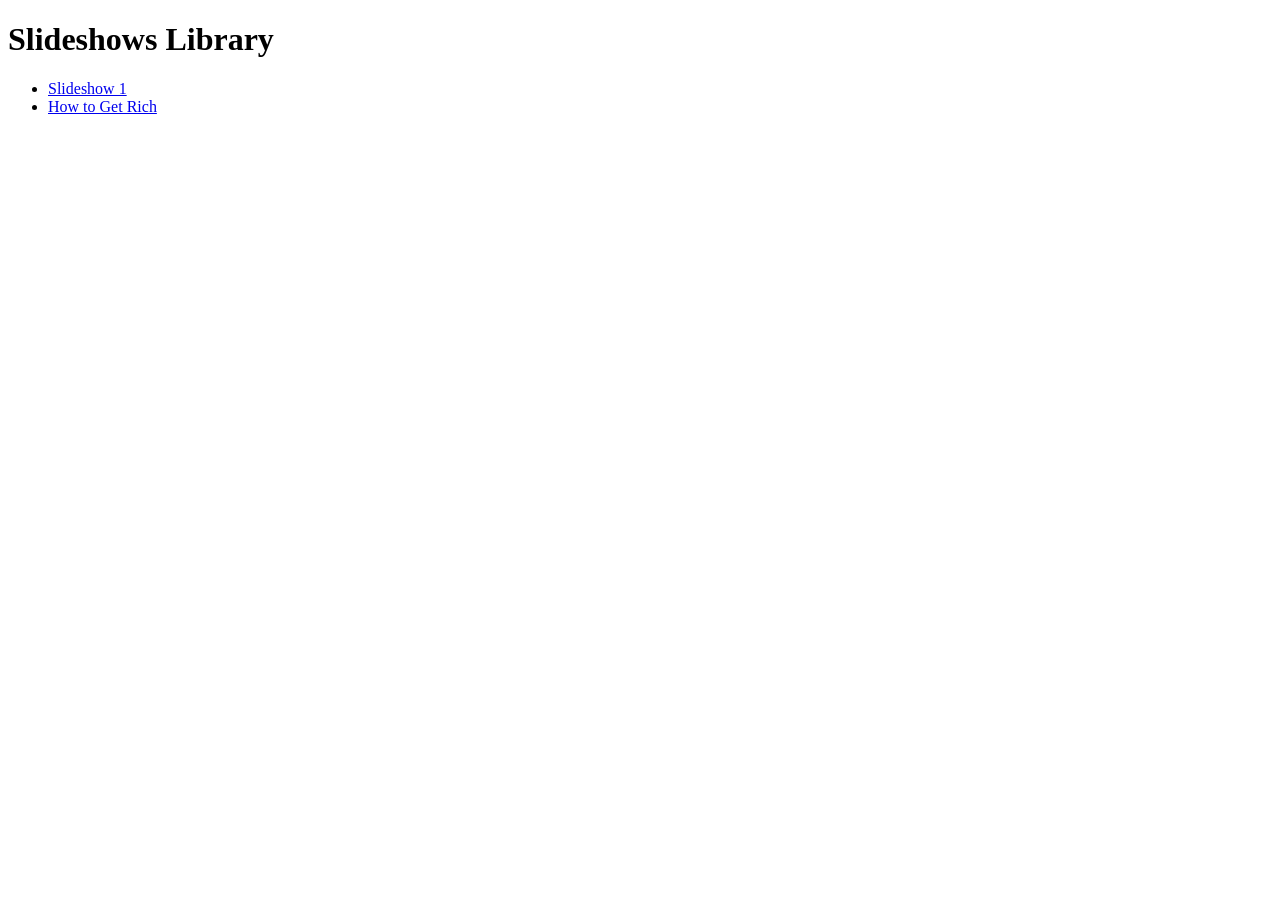
<file: index.html>
<!DOCTYPE html>
<html>
<head>
  <title>My Slideshows</title>
</head>
<body>
  <h1>Slideshows Library</h1>
  <ul>
    <li><a href="slideshow.html">Slideshow 1</a></li>
    <li><a href="https://petebrag.github.io/slideshows-1/slideshow%20-%20How%20to%20Get%20Rich%20without%20luck%2C%20talent%20or%20a%20trust%20fund%20.html">How to Get Rich</a></li>
    <!-- Add more <li><a href=...> as you add new slideshows -->
  </ul>
</body>
</html>
</file>
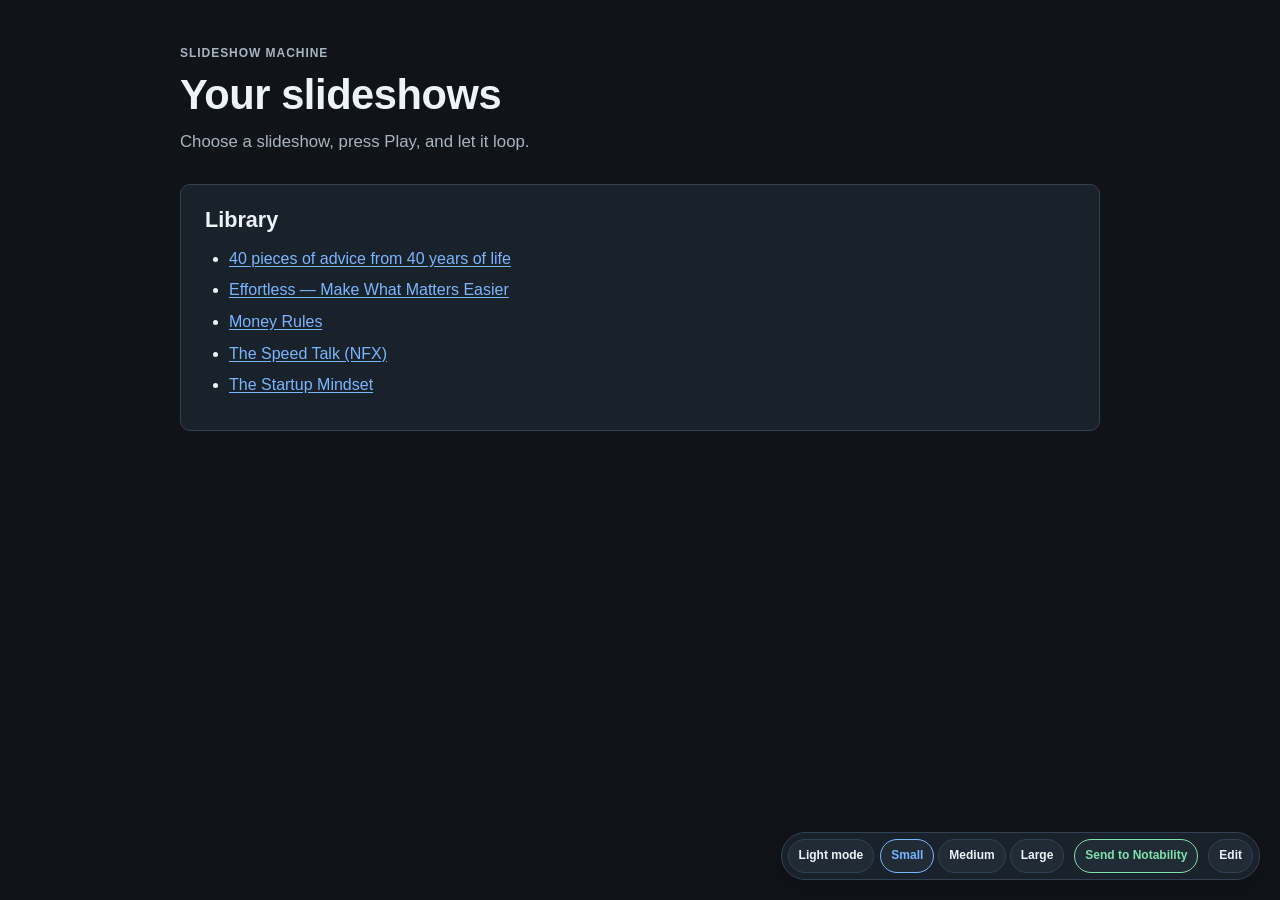
<file: library.html>
<!doctype html>
<html lang="en" data-theme="dark">
<head>
  <meta charset="utf-8">
  <meta name="viewport" content="width=device-width, initial-scale=1">
  <meta name="generator" content="html-doc template v1">
  <title>Slideshow Machine</title>
  <style>
    :root {
      color-scheme: dark;
      --bg: #101419; --paper: #19212a; --paper-2: #202b36; --text: #eef3f7; --muted: #a8b4c1;
      --line: #334252; --accent: #78b7ff; --good: #7ee2ad; --warn: #f5c26b; --bad: #ff8a8a;
      --shadow: 0 8px 24px rgba(0, 0, 0, .22);
    }
    :root[data-theme="light"] {
      color-scheme: light;
      --bg: #f5f7fb; --paper: #fff; --paper-2: #edf2f7; --text: #162130; --muted: #5a6877;
      --line: #cbd6e2; --accent: #175cc5; --good: #087443; --warn: #8a5a00; --bad: #b42318;
      --shadow: 0 8px 24px rgba(20, 30, 45, .12);
    }
    * { box-sizing: border-box; }
    html, body { background: var(--bg); }
    body {
      margin: 0; color: var(--text);
      font: 1rem/1.6 -apple-system, BlinkMacSystemFont, "Segoe UI", Helvetica, Arial, sans-serif;
      overflow-wrap: anywhere;
    }
    main { width: min(920px, calc(100% - 32px)); margin: 0 auto; padding: 44px 0 96px; }

    /* Header */
    .eyebrow { margin: 0 0 8px; color: var(--muted); font-size: .75rem; font-weight: 800; letter-spacing: .08em; text-transform: uppercase; }
    .eyebrow:empty, .lede:empty { display: none; }
    h1 { margin: 0 0 10px; font-size: clamp(1.8rem, 5vw, 2.6rem); line-height: 1.15; letter-spacing: -.01em; }
    .lede { max-width: 790px; margin: 0 0 28px; color: var(--muted); font-size: 1.05rem; }

    /* Sections render as cards (pandoc --section-divs emits <section>) */
    section { margin: 20px 0; padding: 22px 24px; border: 1px solid var(--line); border-radius: 10px; background: var(--paper); }
    section section { margin: 16px 0 0; padding: 0; border: 0; background: transparent; }
    h2 { margin: 0 0 12px; font-size: 1.35rem; line-height: 1.25; }
    h3 { margin: 18px 0 8px; font-size: 1.08rem; }
    h4, h5, h6 { margin: 14px 0 6px; font-size: 1rem; color: var(--muted); }
    section > h2:first-child, section > h3:first-child { margin-top: 0; }

    /* Body text */
    p { margin: 10px 0; }
    ul, ol { margin: 10px 0; padding-left: 24px; }
    li + li { margin-top: 6px; }
    li > p { margin: 4px 0; }
    a { color: var(--accent); text-underline-offset: 2px; }
    strong { font-weight: 700; }
    hr { margin: 28px 0; border: 0; border-top: 1px solid var(--line); }
    section > hr:last-child { display: none; }
    ul.task-list, ul:has(> li > input[type="checkbox"]) { list-style: none; padding-left: 4px; }
    li > input[type="checkbox"], li > label > input[type="checkbox"] { margin: 0 8px 0 0; vertical-align: -1px; accent-color: var(--accent); }
    img, video { max-width: 100%; height: auto; border-radius: 6px; }
    blockquote { margin: 14px 0; padding: 10px 16px; border-left: 4px solid var(--accent); border-radius: 0 6px 6px 0; background: var(--paper-2); color: var(--text); }
    blockquote > :first-child { margin-top: 0; }
    blockquote > :last-child { margin-bottom: 0; }

    /* Code: wraps instead of scrolling, so print/PDF keeps everything */
    code, pre, kbd { font-family: ui-monospace, SFMono-Regular, Menlo, Consolas, monospace; font-size: .88em; }
    :not(pre) > code { padding: .1em .35em; border: 1px solid var(--line); border-radius: 4px; background: var(--paper-2); }
    pre { margin: 12px 0; padding: 12px 14px; border: 1px solid var(--line); border-radius: 6px; background: var(--bg); white-space: pre-wrap; overflow-wrap: anywhere; }
    pre code { padding: 0; border: 0; background: none; }

    /* Tables: full width, wrapping cells, no scroll container */
    table { width: 100%; margin: 14px 0; border-collapse: collapse; font-size: .94rem; }
    th, td { padding: 8px 10px; border: 1px solid var(--line); text-align: left; vertical-align: top; }
    thead th { background: var(--paper-2); font-weight: 700; }
    tbody tr:nth-child(even) td { background: color-mix(in srgb, var(--paper-2) 45%, transparent); }

    /* Callouts: <div class="callout note|good|warn|bad"> */
    .callout { margin: 14px 0; padding: 12px 16px; border: 1px solid var(--line); border-left: 4px solid var(--accent); border-radius: 6px; background: var(--paper-2); }
    .callout.good { border-left-color: var(--good); }
    .callout.warn { border-left-color: var(--warn); }
    .callout.bad { border-left-color: var(--bad); }
    .callout > :first-child { margin-top: 0; }
    .callout > :last-child { margin-bottom: 0; }
    .muted { color: var(--muted); }

    /* Floating controls */
    .controls { position: fixed; right: 20px; bottom: 20px; z-index: 10; display: flex; flex-wrap: wrap; justify-content: flex-end; align-items: center; gap: 6px; max-width: calc(100% - 32px); padding: 6px; border: 1px solid var(--line); border-radius: 999px; background: var(--paper); box-shadow: var(--shadow); }
    .controls button { min-height: 34px; border: 1px solid var(--line); border-radius: 999px; background: var(--paper-2); color: var(--text); padding: 6px 10px; font: inherit; font-size: .75rem; font-weight: 700; cursor: pointer; }
    .controls button:hover, .controls button:focus-visible, .controls button[aria-pressed="true"] { border-color: var(--accent); color: var(--accent); outline: none; }
    .sizes { display: flex; gap: 4px; }
    .notability-button { margin-left: 4px; border-color: var(--good) !important; color: var(--good) !important; }
    .notability-button:hover, .notability-button:focus-visible { background: color-mix(in srgb, var(--good) 12%, var(--paper-2)); outline: 2px solid var(--good); }
    .edit-button { margin-left: 4px; }
    .edit-button[aria-pressed="true"] { border-color: var(--warn) !important; color: var(--warn) !important; }
    .save-button { display: none; border-color: var(--accent) !important; color: var(--accent) !important; }
    .save-button.visible { display: inline-flex; align-items: center; }
    main.editing { outline: 2px dashed var(--warn); outline-offset: 10px; border-radius: 8px; }
    main.editing section { cursor: text; }

    @media (max-width: 640px) {
      main { padding-top: 28px; }
      section { padding: 16px; }
      .controls { right: 8px; bottom: 8px; border-radius: 14px; }
    }

    @media print {
      :root, :root[data-theme="dark"], :root[data-theme="light"] {
        color-scheme: light;
        --bg: #fff; --paper: #fff; --paper-2: #f3f5f7; --text: #000; --muted: #333;
        --line: #777; --accent: #0645ad; --good: #075e33; --warn: #704800; --bad: #8a1c12;
        --shadow: none;
      }
      html, body { background: #fff !important; color: #000 !important; font-size: 100% !important; }
      main { width: 100%; padding: 0; outline: none !important; }
      section, pre, blockquote, .callout, table, th, td { -webkit-print-color-adjust: exact; print-color-adjust: exact; }
      blockquote, .callout, pre, tr, li { break-inside: avoid; }
      h2, h3 { break-after: avoid; }
      .controls { display: none !important; }
    }
  </style>
</head>
<body>
  <main>
<header><p class="eyebrow">Slideshow Machine</p><h1>Your slideshows</h1><p class="lede">Choose a slideshow, press Play, and let it loop.</p></header><section><h2>Library</h2><ul><li><a href="decks/40-pieces-of-advice.html">40 pieces of advice from 40 years of life</a></li><li><a href="decks/effortless.html">Effortless — Make What Matters Easier</a></li><li><a href="decks/money-rules.html">Money Rules</a></li><li><a href="decks/nfx-speed-talk.html">The Speed Talk (NFX)</a></li><li><a href="decks/startup-mindset.html">The Startup Mindset</a></li></ul></section>
</main>
  <div class="controls" aria-label="Document display controls">
    <button type="button" data-theme-control>Light mode</button>
    <div class="sizes" role="group" aria-label="Font size">
      <button type="button" data-size="small" aria-pressed="true">Small</button>
      <button type="button" data-size="medium" aria-pressed="false">Medium</button>
      <button type="button" data-size="large" aria-pressed="false">Large</button>
    </div>
    <button type="button" class="notability-button" data-notability>Send to Notability</button>
    <button type="button" class="edit-button" data-edit aria-pressed="false">Edit</button>
    <button type="button" class="save-button" data-save>Save</button>
  </div>
  <script>
    (() => {
      const root = document.documentElement;
      const theme = document.querySelector('[data-theme-control]');
      const buttons = [...document.querySelectorAll('[data-size]')];
      const notability = document.querySelector('[data-notability]');
      const editButton = document.querySelector('[data-edit]');
      const saveButton = document.querySelector('[data-save]');
      const main = document.querySelector('main');
      const sizes = { small: '100%', medium: '150%', large: '200%' };
      const setTheme = (value) => { root.dataset.theme = value; theme.textContent = value === 'dark' ? 'Light mode' : 'Dark mode'; };
      const setSize = (value) => { root.style.fontSize = sizes[value]; buttons.forEach((button) => button.setAttribute('aria-pressed', String(button.dataset.size === value))); };
      const sendToNotability = () => {
        if (window.location.protocol !== 'file:') { alert('Send to Notability is available for local HTML files.'); return; }
        window.location.href = 'to-notability://import?file=' + encodeURIComponent(window.location.href);
      };

      // WYSIWYG in-place edit: Edit makes <main> editable, Save copies the
      // serialized page to the clipboard and hands off to the local
      // wysiwyg-save:// handler, which writes it to this exact file (with a
      // timestamped backup in <folder>/.wysiwyg-save-backups/).
      let editing = false;
      const setEditing = (value) => {
        editing = value;
        main.contentEditable = value ? 'true' : 'false';
        main.classList.toggle('editing', value);
        editButton.textContent = value ? 'Editing…' : 'Edit';
        editButton.setAttribute('aria-pressed', String(value));
        saveButton.classList.toggle('visible', value);
      };
      const serializedDocument = () => {
        const clone = root.cloneNode(true);
        clone.removeAttribute('style');
        clone.setAttribute('data-theme', 'dark');
        const clonedMain = clone.querySelector('main');
        clonedMain?.removeAttribute('contenteditable');
        clonedMain?.classList.remove('editing');
        clone.querySelector('[data-edit]')?.setAttribute('aria-pressed', 'false');
        clone.querySelector('[data-edit]')?.replaceChildren(document.createTextNode('Edit'));
        clone.querySelector('[data-save]')?.classList.remove('visible');
        return '<!doctype html>\n' + clone.outerHTML + '\n';
      };
      const copyToClipboard = (text) => {
        const area = document.createElement('textarea');
        area.value = text;
        area.style.position = 'fixed';
        area.style.opacity = '0';
        document.body.appendChild(area);
        area.focus();
        area.select();
        let ok = false;
        try { ok = document.execCommand('copy'); } catch { ok = false; }
        document.body.removeChild(area);
        return ok;
      };
      const saveDoc = () => {
        if (window.location.protocol !== 'file:') { alert('Save is available for local HTML files.'); return; }
        const html = serializedDocument();
        if (!copyToClipboard(html)) { alert('Save failed: could not copy the document to the clipboard.'); return; }
        window.location.href = 'wysiwyg-save://write?file=' + encodeURIComponent(decodeURIComponent(window.location.pathname));
        saveButton.textContent = 'Saved';
        setEditing(false);
        setTimeout(() => { saveButton.textContent = 'Save'; }, 1500);
      };

      setTheme('dark'); setSize('small');
      theme.addEventListener('click', () => setTheme(root.dataset.theme === 'dark' ? 'light' : 'dark'));
      buttons.forEach((button) => button.addEventListener('click', () => setSize(button.dataset.size)));
      notability.addEventListener('click', sendToNotability);
      editButton.addEventListener('click', () => setEditing(!editing));
      saveButton.addEventListener('click', saveDoc);
    })();
  </script>
</body>
</html>
</file>
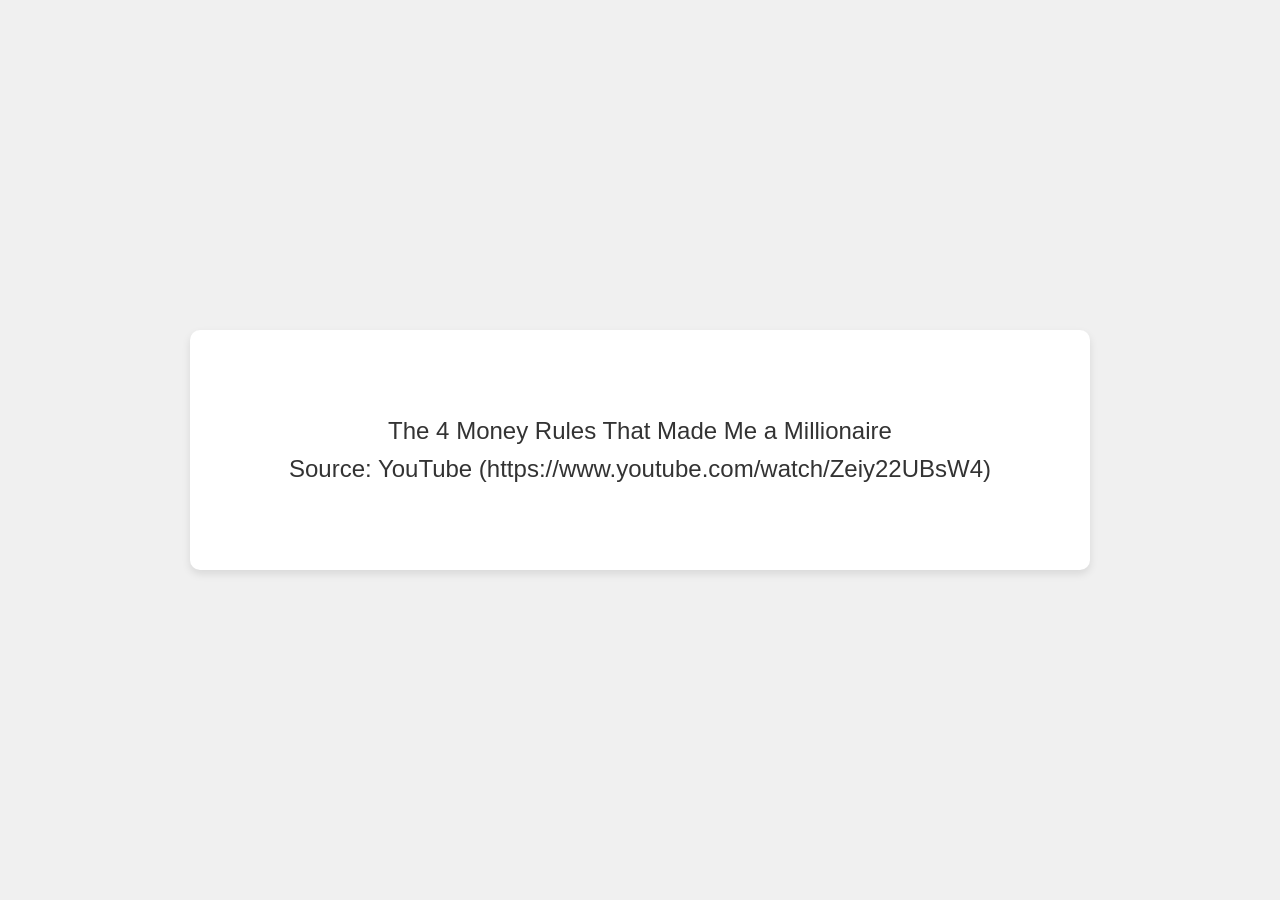
<file: slideshow - How to Get Rich without luck, talent or a trust fund .html>
<!DOCTYPE html>
<html lang="en">
<head>
    <meta charset="UTF-8">
    <meta name="viewport" content="width=device-width, initial-scale=1.0">
    <title>Money Rules Slideshow</title>
    <style>
        body {
            margin: 0;
            display: flex;
            justify-content: center;
            align-items: center;
            min-height: 100vh;
            background-color: #f0f0f0;
            font-family: Arial, sans-serif;
            overflow: hidden;
        }
        .slideshow-container {
            width: 80%;
            max-width: 900px;
            background-color: white;
            border-radius: 10px;
            box-shadow: 0 4px 8px rgba(0, 0, 0, 0.1);
            padding: 20px;
            text-align: center;
            box-sizing: border-box;
        }
        .slide {
            display: none;
            animation: fadeInOut 1s ease-in-out;
            min-height: 200px; /* Adjust as needed */
            display: flex;
            flex-direction: column;
            justify-content: center;
            align-items: center;
        }
        .slide p {
            font-size: 1.5em;
            line-height: 1.6;
            margin: 0;
            color: #333;
        }
        .slide:first-child {
            display: block; /* Show the first slide initially */
        }
        @keyframes fadeInOut {
            0% { opacity: 0; }
            5% { opacity: 1; }
            95% { opacity: 1; }
            100% { opacity: 0; }
        }
    </style>
</head>
<body>
    <div class="slideshow-container">
        <div class="slide">
            <p>The 4 Money Rules That Made Me a Millionaire<br>Source: YouTube (https://www.youtube.com/watch/Zeiy22UBsW4)</p>
        </div>
        <div class="slide">
            <p>This video outlines a four-step framework for achieving significant wealth, presented by an entrepreneur who went from being broke to a multi-millionaire. The core philosophy is that financial success is not about luck but about systematically applying a set of rules that make success inevitable.</p>
        </div>
        <div class="slide">
            <p>The strategy involves first mastering a high-value skill, then leveraging that skill to build equity rather than trading time for a salary. This process requires long-term patience with results but impatience with daily action.</p>
        </div>
        <div class="slide">
            <p>Finally, one can accelerate this journey by strategically placing oneself in a high-opportunity environment.</p>
        </div>
        <div class="slide">
            <p>To achieve wealth, the first rule is to Master One High-Value, Money-Making Skill. The foundation of wealth is mastery in one of four specific skills. Instead of being a generalist, you must become exceptional in one of these areas.</p>
        </div>
        <div class="slide">
            <p>The first high-value, money-making skill is Selling: the art of persuasion, marketing, and closing deals.</p>
        </div>
        <div class="slide">
            <p>The second high-value, money-making skill is Making: the ability to create products, whether digital (apps, content) or physical.</p>
        </div>
        <div class="slide">
            <p>The third high-value, money-making skill is Designing: possessing exceptional taste and an understanding of form and function (e.g., Steve Jobs).</p>
        </div>
        <div class="slide">
            <p>The fourth high-value, money-making skill is Hunting: the skill of spotting undervalued opportunities, such as in real estate, stocks, or angel investing (e.g., Warren Buffett).</p>
        </div>
        <div class="slide">
            <p>To master a skill, immerse yourself in an environment where it is practiced at a high level, identify the top performer, and then double their inputs while obsessively studying the craft in your off-hours.</p>
        </div>
        <div class="slide">
            <p>The second rule of money is to Own Equity, Don’t Rent Your Time. A salary, while providing security, is a cap on your earning potential. True wealth is built through ownership.</p>
        </div>
        <div class="slide">
            <p>Once you have developed your money-making skill, the next step in owning equity is to use it to build equity, not to earn a higher wage. This can be accomplished in three primary ways. The first is Code: turn your skill into a scalable digital product, like a software application or a website theme, that can be sold many times over with minimal additional effort.</p>
        </div>
        <div class="slide">
            <p>The second way to own equity is through Content: package your knowledge into scalable media like books, courses, or videos that can reach a massive audience.</p>
        </div>
        <div class="slide">
            <p>The third way to own equity is through Capital: use your skill (particularly "hunting") to invest capital—your own or others'—into assets that generate returns, taking a percentage of the profits.</p>
        </div>
        <div class="slide">
            <p>The third rule of money is to Wait: Be Patient with Results, Impatient with Action. Wealth creation is an inevitable outcome of following the right process, but it is not instantaneous. The key is to adopt a mindset of being "impatient with action and patient with results."</p>
        </div>
        <div class="slide">
            <p>This means executing with urgency and consistency on a daily basis while understanding that the significant rewards will take years to materialize. Resisting the urge to constantly check for growth allows your efforts to compound over time.</p>
        </div>
        <div class="slide">
            <p>The fourth rule of money is Proximity is Power. You can dramatically accelerate your progress by physically moving to the epicenter of your chosen industry (e.g., Silicon Valley for tech, Los Angeles for entertainment).</p>
        </div>
        <div class="slide">
            <p>Surrounding yourself with ambitious, like-minded individuals who are on the same path creates opportunities for learning, networking, and luck. Your environment and the people you associate with have a direct and powerful influence on your mindset, standards, and ultimate success. If you want to change your life, change your zip code.</p>
        </div>
    </div>

    <script>
        const slides = document.querySelectorAll('.slide');
        let currentSlide = 0;

        function showSlide(index) {
            slides.forEach((slide, i) => {
                slide.style.display = (i === index) ? 'flex' : 'none';
            });
        }

        function nextSlide() {
            currentSlide = (currentSlide + 1) % slides.length;
            showSlide(currentSlide);
        }

        // Initial display
        showSlide(currentSlide);

        // Loop continuously, changing slide every 10 seconds
        setInterval(nextSlide, 10000);
    </script>
</body>
</html>
</file>
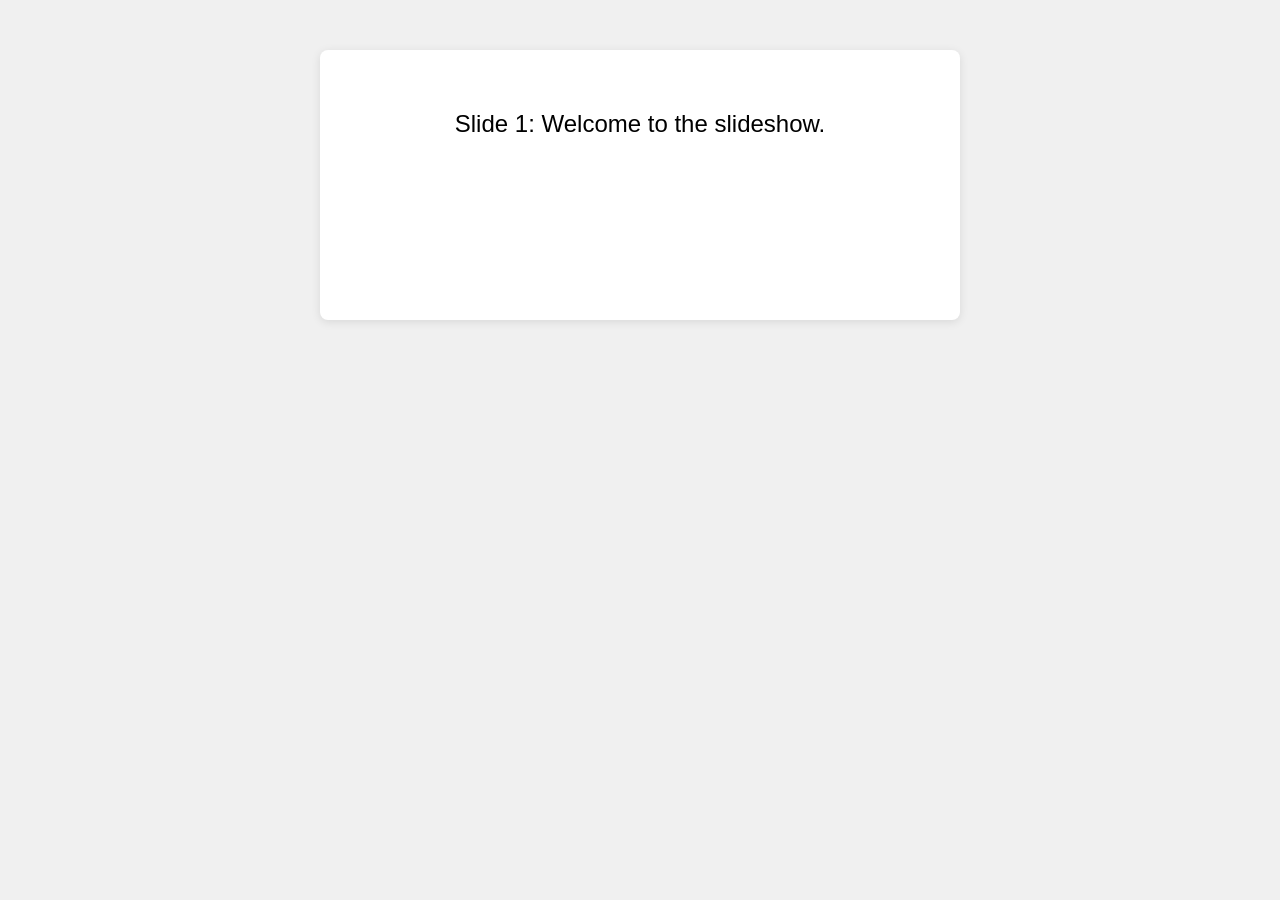
<file: slideshow.html>
<!DOCTYPE html>
<html lang="en">
<head>
<meta charset="UTF-8" />
<meta name="viewport" content="width=device-width, initial-scale=1" />
<title>Simple HTML5 Slideshow</title>
<style>
  body { font-family: Arial, sans-serif; margin: 0; padding: 0; background: #f0f0f0; }
  .slideshow-container {
    max-width: 600px; margin: 50px auto; background: white; padding: 20px; border-radius: 8px;
    box-shadow: 0 2px 10px rgba(0,0,0,0.1);
  }
  .slide {
    display: none; 
    font-size: 1.5em; 
    text-align: center; 
    padding: 40px 20px; 
    min-height: 150px;
  }
</style>
</head>
<body>
  <div class="slideshow-container">
    <div class="slide">Slide 1: Welcome to the slideshow.</div>
    <div class="slide">Slide 2: Here is some text content.</div>
    <div class="slide">Slide 3: This is the last slide.</div>
  </div>

  <script>
    let slideIndex = 0;
    const slides = document.getElementsByClassName("slide");
    function showSlides() {
      for (let i = 0; i < slides.length; i++) {
        slides[i].style.display = "none";
      }
      slideIndex++;
      if (slideIndex > slides.length) { slideIndex = 1; }
      slides[slideIndex - 1].style.display = "block";
      setTimeout(showSlides, 3000); // Change slide every 3 seconds
    }
    showSlides();
  </script>
</body>
</html>
</file>
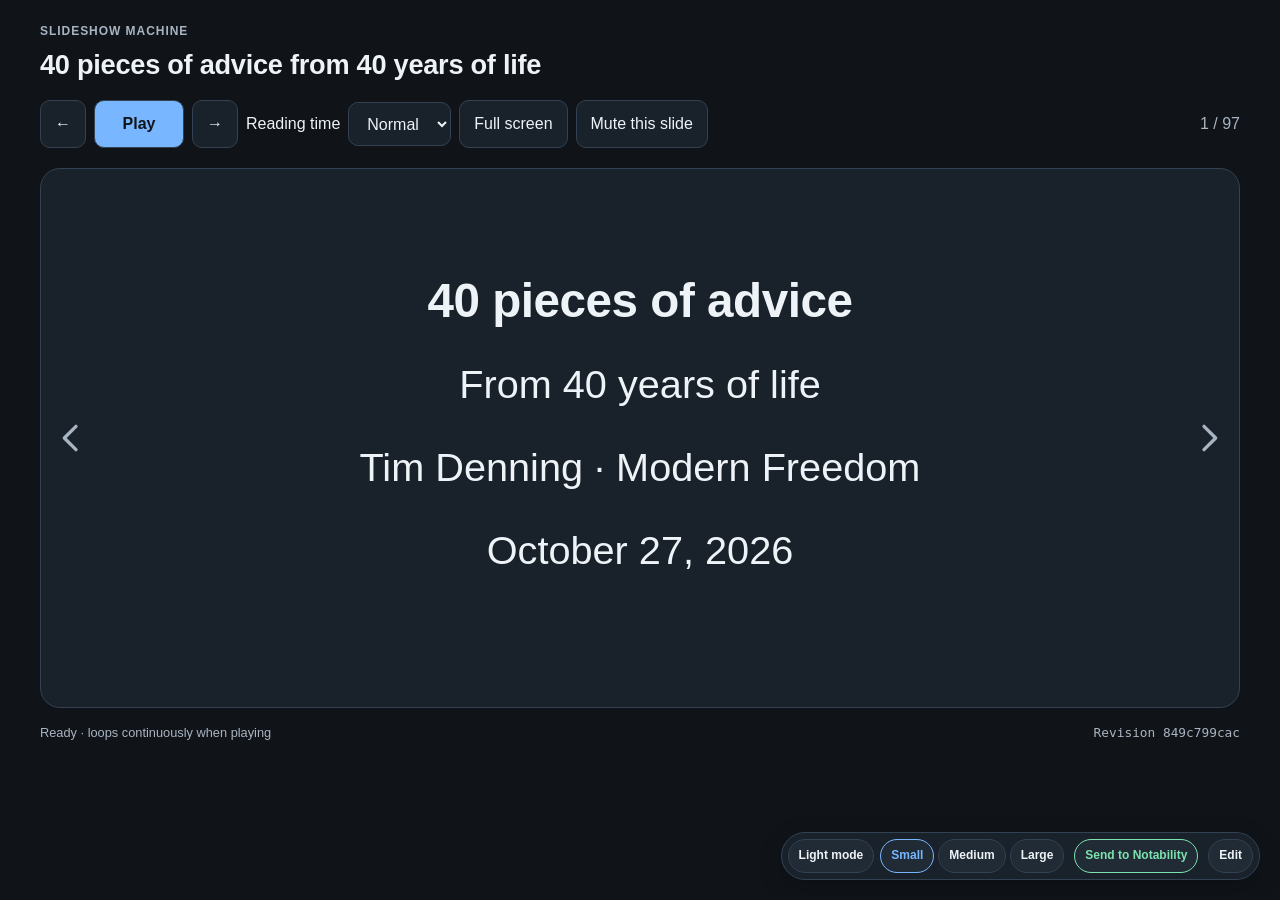
<file: decks/40-pieces-of-advice.html>
<!doctype html>
<html lang="en" data-theme="dark">
<head>
  <meta charset="utf-8">
  <meta name="viewport" content="width=device-width, initial-scale=1">
  <meta name="generator" content="html-doc template v1">
  <title>40 pieces of advice from 40 years of life</title>
  <style>
    :root {
      color-scheme: dark;
      --bg: #101419; --paper: #19212a; --paper-2: #202b36; --text: #eef3f7; --muted: #a8b4c1;
      --line: #334252; --accent: #78b7ff; --good: #7ee2ad; --warn: #f5c26b; --bad: #ff8a8a;
      --shadow: 0 8px 24px rgba(0, 0, 0, .22);
    }
    :root[data-theme="light"] {
      color-scheme: light;
      --bg: #f5f7fb; --paper: #fff; --paper-2: #edf2f7; --text: #162130; --muted: #5a6877;
      --line: #cbd6e2; --accent: #175cc5; --good: #087443; --warn: #8a5a00; --bad: #b42318;
      --shadow: 0 8px 24px rgba(20, 30, 45, .12);
    }
    * { box-sizing: border-box; }
    html, body { background: var(--bg); }
    body {
      margin: 0; color: var(--text);
      font: 1rem/1.6 -apple-system, BlinkMacSystemFont, "Segoe UI", Helvetica, Arial, sans-serif;
      overflow-wrap: anywhere;
    }
    main { width: min(920px, calc(100% - 32px)); margin: 0 auto; padding: 44px 0 96px; }

    /* Header */
    .eyebrow { margin: 0 0 8px; color: var(--muted); font-size: .75rem; font-weight: 800; letter-spacing: .08em; text-transform: uppercase; }
    .eyebrow:empty, .lede:empty { display: none; }
    h1 { margin: 0 0 10px; font-size: clamp(1.8rem, 5vw, 2.6rem); line-height: 1.15; letter-spacing: -.01em; }
    .lede { max-width: 790px; margin: 0 0 28px; color: var(--muted); font-size: 1.05rem; }

    /* Sections render as cards (pandoc --section-divs emits <section>) */
    section { margin: 20px 0; padding: 22px 24px; border: 1px solid var(--line); border-radius: 10px; background: var(--paper); }
    section section { margin: 16px 0 0; padding: 0; border: 0; background: transparent; }
    h2 { margin: 0 0 12px; font-size: 1.35rem; line-height: 1.25; }
    h3 { margin: 18px 0 8px; font-size: 1.08rem; }
    h4, h5, h6 { margin: 14px 0 6px; font-size: 1rem; color: var(--muted); }
    section > h2:first-child, section > h3:first-child { margin-top: 0; }

    /* Body text */
    p { margin: 10px 0; }
    ul, ol { margin: 10px 0; padding-left: 24px; }
    li + li { margin-top: 6px; }
    li > p { margin: 4px 0; }
    a { color: var(--accent); text-underline-offset: 2px; }
    strong { font-weight: 700; }
    hr { margin: 28px 0; border: 0; border-top: 1px solid var(--line); }
    section > hr:last-child { display: none; }
    ul.task-list, ul:has(> li > input[type="checkbox"]) { list-style: none; padding-left: 4px; }
    li > input[type="checkbox"], li > label > input[type="checkbox"] { margin: 0 8px 0 0; vertical-align: -1px; accent-color: var(--accent); }
    img, video { max-width: 100%; height: auto; border-radius: 6px; }
    blockquote { margin: 14px 0; padding: 10px 16px; border-left: 4px solid var(--accent); border-radius: 0 6px 6px 0; background: var(--paper-2); color: var(--text); }
    blockquote > :first-child { margin-top: 0; }
    blockquote > :last-child { margin-bottom: 0; }

    /* Code: wraps instead of scrolling, so print/PDF keeps everything */
    code, pre, kbd { font-family: ui-monospace, SFMono-Regular, Menlo, Consolas, monospace; font-size: .88em; }
    :not(pre) > code { padding: .1em .35em; border: 1px solid var(--line); border-radius: 4px; background: var(--paper-2); }
    pre { margin: 12px 0; padding: 12px 14px; border: 1px solid var(--line); border-radius: 6px; background: var(--bg); white-space: pre-wrap; overflow-wrap: anywhere; }
    pre code { padding: 0; border: 0; background: none; }

    /* Tables: full width, wrapping cells, no scroll container */
    table { width: 100%; margin: 14px 0; border-collapse: collapse; font-size: .94rem; }
    th, td { padding: 8px 10px; border: 1px solid var(--line); text-align: left; vertical-align: top; }
    thead th { background: var(--paper-2); font-weight: 700; }
    tbody tr:nth-child(even) td { background: color-mix(in srgb, var(--paper-2) 45%, transparent); }

    /* Callouts: <div class="callout note|good|warn|bad"> */
    .callout { margin: 14px 0; padding: 12px 16px; border: 1px solid var(--line); border-left: 4px solid var(--accent); border-radius: 6px; background: var(--paper-2); }
    .callout.good { border-left-color: var(--good); }
    .callout.warn { border-left-color: var(--warn); }
    .callout.bad { border-left-color: var(--bad); }
    .callout > :first-child { margin-top: 0; }
    .callout > :last-child { margin-bottom: 0; }
    .muted { color: var(--muted); }

    /* Floating controls */
    .controls { position: fixed; right: 20px; bottom: 20px; z-index: 10; display: flex; flex-wrap: wrap; justify-content: flex-end; align-items: center; gap: 6px; max-width: calc(100% - 32px); padding: 6px; border: 1px solid var(--line); border-radius: 999px; background: var(--paper); box-shadow: var(--shadow); }
    .controls button { min-height: 34px; border: 1px solid var(--line); border-radius: 999px; background: var(--paper-2); color: var(--text); padding: 6px 10px; font: inherit; font-size: .75rem; font-weight: 700; cursor: pointer; }
    .controls button:hover, .controls button:focus-visible, .controls button[aria-pressed="true"] { border-color: var(--accent); color: var(--accent); outline: none; }
    .sizes { display: flex; gap: 4px; }
    .notability-button { margin-left: 4px; border-color: var(--good) !important; color: var(--good) !important; }
    .notability-button:hover, .notability-button:focus-visible { background: color-mix(in srgb, var(--good) 12%, var(--paper-2)); outline: 2px solid var(--good); }
    .edit-button { margin-left: 4px; }
    .edit-button[aria-pressed="true"] { border-color: var(--warn) !important; color: var(--warn) !important; }
    .save-button { display: none; border-color: var(--accent) !important; color: var(--accent) !important; }
    .save-button.visible { display: inline-flex; align-items: center; }
    main.editing { outline: 2px dashed var(--warn); outline-offset: 10px; border-radius: 8px; }
    main.editing section { cursor: text; }

    @media (max-width: 640px) {
      main { padding-top: 28px; }
      section { padding: 16px; }
      .controls { right: 8px; bottom: 8px; border-radius: 14px; }
    }

    @media print {
      :root, :root[data-theme="dark"], :root[data-theme="light"] {
        color-scheme: light;
        --bg: #fff; --paper: #fff; --paper-2: #f3f5f7; --text: #000; --muted: #333;
        --line: #777; --accent: #0645ad; --good: #075e33; --warn: #704800; --bad: #8a1c12;
        --shadow: none;
      }
      html, body { background: #fff !important; color: #000 !important; font-size: 100% !important; }
      main { width: 100%; padding: 0; outline: none !important; }
      section, pre, blockquote, .callout, table, th, td { -webkit-print-color-adjust: exact; print-color-adjust: exact; }
      blockquote, .callout, pre, tr, li { break-inside: avoid; }
      h2, h3 { break-after: avoid; }
      .controls { display: none !important; }
    }
  </style>
<style>
/* Playback sits inside the shared html-doc document shell. */
main { width: min(1200px, calc(100% - 32px)); padding: 22px 0 125px; }
header h1 { font-size: clamp(1.15rem, 2.5vw, 1.7rem); margin-bottom: 20px; }
.playback { display: flex; gap: 8px; align-items: center; flex-wrap: wrap; margin-bottom: 20px; }
.playback button, .playback select { font: inherit; color: var(--text); background: var(--paper); border: 1px solid var(--line); border-radius: 10px; padding: 10px 14px; min-height: 44px; }
.playback button { cursor: pointer; }
.playback button:focus-visible, .playback select:focus-visible { outline: 3px solid var(--accent); outline-offset: 2px; }
#play { background: var(--accent); color: var(--bg); min-width: 90px; font-weight: 800; }
.playback label { display: flex; gap: 8px; align-items: center; }
#counter { color: var(--muted); margin-left: auto; font-variant-numeric: tabular-nums; }
.stage { min-height: min(60dvh, 700px); display: grid; place-items: center; background: var(--paper); border: 1px solid var(--line); border-radius: 20px; padding: clamp(22px, 5vw, 65px); touch-action: pan-y; }
.slide { width: 100%; font-size: clamp(1.55rem, 3.1vw, 2.9rem); line-height: 1.5; text-align: center; overflow-wrap: anywhere; }
.slide[hidden] { display: none; }
.stage { position: relative; padding-inline: max(64px, min(5vw, 65px)); }
.edge-navigation { position: absolute; top: 50%; transform: translateY(-50%); z-index: 3; display: grid; place-items: center; width: 52px; height: 88px; padding: 0; border: 0; border-radius: 12px; background: transparent; color: var(--muted); cursor: pointer; touch-action: manipulation; }
.edge-previous { left: max(4px, env(safe-area-inset-left)); }
.edge-next { right: max(4px, env(safe-area-inset-right)); }
.edge-navigation svg { width: 40px; height: 40px; fill: none; stroke: currentColor; stroke-width: 2; stroke-linecap: round; stroke-linejoin: round; }
.edge-navigation:hover { color: var(--text); background: color-mix(in srgb, var(--text) 7%, transparent); }
.edge-navigation:focus-visible { outline: 3px solid var(--accent); outline-offset: -3px; color: var(--text); }
.slide h1, .slide h2, .slide h3 { font-size: 1.2em; line-height: 1.25; }
.slide p { margin: 0.6em 0; }
.slide ul, .slide ol { text-align: left; }
footer { display: flex; gap: 15px; justify-content: space-between; flex-wrap: wrap; color: var(--muted); margin-top: 15px; font-size: .8rem; }
.revision { font-family: monospace; }
.presenting, .presenting body { overflow: hidden; }
.presenting main { width: 100%; padding: 0; }
.presenting .stage { position: fixed; inset: 0; width: 100%; height: 100dvh; min-height: 0; margin: 0; border: 0; border-radius: 0; padding: clamp(24px, 6vw, 90px); padding-inline: max(64px, min(6vw, 90px)); }
.presenting main > header, .presenting .playback, .presenting footer { position: fixed; z-index: 11; padding: 12px 18px; margin: 0; background: var(--paper); box-shadow: var(--shadow); }
.presenting main > header { top: 0; left: 0; right: 0; }
.presenting main > header h1 { margin: 0; font-size: 1rem; }
.presenting main > header .eyebrow { display: none; }
.presenting .playback { bottom: 0; left: 0; right: 0; }
.presenting footer { top: 48px; left: 0; right: 0; font-size: .75rem; }
.presenting .controls { bottom: 85px; z-index: 12; }
.presenting.controls-hidden main > header,
.presenting.controls-hidden .playback,
.presenting.controls-hidden footer,
.presenting.controls-hidden .controls { visibility: hidden; pointer-events: none; }
.presenting.controls-hidden { cursor: none; }
@media (max-width: 600px) {
  main { width: calc(100% - 24px); padding-top: 16px; padding-bottom: 190px; }
  .stage { min-height: 48dvh; padding: 24px 64px; }
  .slide { font-size: 1.65rem; }
  .playback label { font-size: .8rem; }
  #counter { margin-left: 0; }
}
@media print { .edge-navigation { display: none; } }

#muted-slides { max-width: min(100%, 300px); }
.playback [hidden], #empty-slides[hidden] { display: none; }
.playback button:disabled, .edge-navigation:disabled { opacity: .4; cursor: default; }
#empty-slides { text-align: center; font-size: 1.3rem; }

</style>
</head>
<body>
  <main>
<header><p class="eyebrow">Slideshow Machine</p><h1>40 pieces of advice from 40 years of life</h1></header><nav class="playback" aria-label="Playback"><button id="previous" aria-label="Previous slide">←</button><button id="play">Play</button><button id="next" aria-label="Next slide">→</button><label>Reading time <select id="speed"><option value="0.5">Slower</option><option value="1" selected>Normal</option><option value="1.5">Faster</option><option value="2">Fastest</option></select></label><button id="fullscreen">Full screen</button><button id="mute">Mute this slide</button><select id="muted-slides" aria-label="Muted slides" hidden></select><button id="restore-slide" hidden>Restore selected slide</button><button id="restore-all" hidden>Restore all</button><span id="counter" aria-live="polite"></span></nav><div class="stage" tabindex="0" aria-label="Slideshow; use left and right arrows"><button type="button" id="edge-previous" class="edge-navigation edge-previous" aria-label="Previous slide"><svg viewBox="0 0 24 24" aria-hidden="true" focusable="false"><polyline points="15 5 8 12 15 19" /></svg></button><button type="button" id="edge-next" class="edge-navigation edge-next" aria-label="Next slide"><svg viewBox="0 0 24 24" aria-hidden="true" focusable="false"><polyline points="9 5 16 12 9 19" /></svg></button><article class="slide" data-id="22daeb28256f7508cb995402d745d5c8568153116b16d8d1326762aaa7092342-1" data-seconds="8.0" ><h1 id="pieces-of-advice">40 pieces of advice</h1>
<p>From 40 years of life</p>
<p>Tim Denning · Modern Freedom</p>
<p>October 27, 2026</p>
</article><article class="slide" data-id="b3d4ce43c25b8a5cb9be0c1b9858609fd13b9f0601af72c33fa59b403f72a4e5-1" data-seconds="17" hidden><h2 id="do-extremely-hard-things.">1. Do extremely hard things.</h2>
<p>This one pisses a lot of people off. They read it as hustle culture or burnout. Chronic underachievers hate doing hard things. They see stress as a problem. They get frustrated easily.</p>
</article><article class="slide" data-id="7bb8929f1760b80ccce29825b90561f8e3caa7d36779006ce8c87dda0f6d9fb8-1" data-seconds="19" hidden><h2 id="do-extremely-hard-things.-continued">1. Do extremely hard things. · continued</h2>
<p>They can’t stick at one goal for 5 years. They chase passive income. They day trade in every area of life. I’m going to be extremely blunt here. Doing hard things is an IQ test.</p>
</article><article class="slide" data-id="b815b07dd8d5c735895fe5b7041ea827f9ccaec076eda6ecf2cbf9486ce45da0-1" data-seconds="18" hidden><h2 id="do-extremely-hard-things.-continued">1. Do extremely hard things. · continued</h2>
<p>People who want it to be easy, relaxing or slow never reach their potential. In a world of AI, all the easy things are now done by software, automation, and bots. “Easy” is dead.</p>
</article><article class="slide" data-id="41ec028cfe4691d95a45331e95e92b2597af0a233a0732efc9e163d5a3efc529-1" data-seconds="18" hidden><h2 id="do-extremely-hard-things.-continued">1. Do extremely hard things. · continued</h2>
<p>And as soon as you get obsessed with one hard thing, take it beyond the point of comfort, and force it to work… your life will work. It’s a pattern I can’t ignore.</p>
</article><article class="slide" data-id="894a38cff8ea12017a684b9711312b8d51742033469f700e5351ffd3fe1665b9-1" data-seconds="14" hidden><h2 id="do-extremely-hard-things.-continued">1. Do extremely hard things. · continued</h2>
<p>Every person I respect does hard things. They outsource all the easy sh*t to a mountain of monkeys. Hard is the cheat code. Sorry.</p>
</article><article class="slide" data-id="8eb52c30289d589a3f537e45236db1312003e214d2afbde9d7c9689cf08f590c-1" data-seconds="12" hidden><h2 id="have-a-lot-of-sx.">2. Have a lot of s*x.</h2>
<p>Nothing wrong with bonking your brains out. Gotta balance out all the hard things you do with some fun.</p>
</article><article class="slide" data-id="3726b33f93c85efaa18d6af2e41e27930f8b1de637b9170710a48aae7f2fa43d-1" data-seconds="18" hidden><h2 id="study-neuroplasticity.">3. Study neuroplasticity.</h2>
<p>I credit becoming a millionaire to neuroplasticity. Your brain either works for you or against you. What you repeat daily becomes the foundation for what your brain believes. Intentions don’t mean anything. Your brain only understands past actions.</p>
</article><article class="slide" data-id="d7f6fd16194b76974c0e0823f190aae5cae18663a7e9bbc26630cb6bd3be3340-1" data-seconds="13" hidden><h2 id="study-neuroplasticity.-continued">3. Study neuroplasticity. · continued</h2>
<p>Your identity is formed by action. So take the actions of your ideal mentor and your brain will rewire itself around that goal.</p>
</article><article class="slide" data-id="5178d61275608c1ea789fab0836aa16b8b4fcd57d03521d048545f85c04ccdb6-1" data-seconds="14" hidden><h2 id="study-neuroplasticity.-continued">3. Study neuroplasticity. · continued</h2>
<p>But train your brain to be lazy and procrastinate, and it will help you to compound that identity all the way to loserville and extreme poverty.</p>
</article><article class="slide" data-id="bf54a6945a26213f5cd9a7bbf6c02d9665102fa3305cfe3da3742e6ae2fe3c0b-1" data-seconds="18" hidden><h2 id="master-game-theory.">4. Master game theory.</h2>
<p>Every game in life is rigged. Building a business, climbing the corporate ladder, real estate, investing in stocks, having a family, learning new skills, etc. To win these games most people try to work harder.</p>
</article><article class="slide" data-id="92e337436b9c99b66474c294dab082e7a3a4af530e4488966251d3ddff4e57bf-1" data-seconds="18" hidden><h2 id="master-game-theory.-continued">4. Master game theory. · continued</h2>
<p>But you only have so many hours in the day and everyone else is already playing the work harder game. You must understand how a life game works to manipulate it in your favor.</p>
</article><article class="slide" data-id="af68f97f1dc04c2325d7aa00d3dd45d0cce541dcc083ca9c8be818be9db44143-1" data-seconds="14" hidden><h2 id="master-game-theory.-continued">4. Master game theory. · continued</h2>
<p>That happens when you understand game theory. Biggest lesson I learned studying game theory: Effort spent inside a rigged game gets absorbed by the game.</p>
</article><article class="slide" data-id="dfdc05370f90953aa5ad1cbd2237fa37c2390c8337ee9e478e3b3aab409605cc-1" data-seconds="12" hidden><h2 id="master-game-theory.-continued">4. Master game theory. · continued</h2>
<p>It also means once you understand a game you can rig it in your favor. The opposite is also true.</p>
</article><article class="slide" data-id="2367fa7e4e742d8435afc3bb5cd11c643b866a793d964c990c6be741bb424e91-1" data-seconds="14" hidden><h2 id="master-game-theory.-continued">4. Master game theory. · continued</h2>
<p>If you don’t understand the game you’re playing and the incentives, it’ll be rigged against you and you’ll work harder and harder and not win.</p>
</article><article class="slide" data-id="11eb4f6293692c8e89cc9d89e4143aec34cc03dee97e91ddcec174ba56e87b4c-1" data-seconds="15" hidden><h2 id="focus-on-making-more-money-not-saving.">5. Focus on making more money, not saving.</h2>
<p>You cannot save your way to wealth. Once you understand inflation and currency debasement, you realize the math is working against you every day.</p>
</article><article class="slide" data-id="0d64f16490048e547ee03c18efd80077215dea15067eff539af7113ef9acbfcb-1" data-seconds="16" hidden><h2 id="focus-on-making-more-money-not-saving.-continued">5. Focus on making more money, not saving. · continued</h2>
<p>This is why the cost of living feels like it’s rising higher than your income. But once you understand the math it makes sense.</p>
</article><article class="slide" data-id="f8cf3883ed42e60c915a1659f975cb9ad56268d7756b936330d068a6c0b39d91-1" data-seconds="13" hidden><h2 id="focus-on-making-more-money-not-saving.-continued">5. Focus on making more money, not saving. · continued</h2>
<p>Your skills and experience must be used to make more money. That’s the mindset that builds wealth.</p>
</article><article class="slide" data-id="af713e75d11e4f6a0116ee3b557c9ab3be8458e95fa3f865de18b659cb199c06-1" data-seconds="20" hidden><h2 id="focus-on-making-more-money-not-saving.-continued">5. Focus on making more money, not saving. · continued</h2>
<p>And the internet creates leverage to allow you to reach more people faster so you can make more money faster. Internet leverage works in your favor if you let it. But most people hide.</p>
</article><article class="slide" data-id="3e1566803aca1055d63e2a62fdeda100ddc1d1b16bdf0a79e75f98d5af0d4f06-1" data-seconds="16" hidden><h2 id="focus-on-making-more-money-not-saving.-continued">5. Focus on making more money, not saving. · continued</h2>
<p>They’ve been taught to be invisible out of fear or weird privacy reasons. So the opportunities can’t find them because no one knows they exist.</p>
</article><article class="slide" data-id="22760365744604a719deb30b11bd4649b853c2eff5f00010b0380480a679a747-1" data-seconds="17" hidden><h2 id="focus-on-making-more-money-not-saving.-continued">5. Focus on making more money, not saving. · continued</h2>
<p>Most people think the solution is to keep asking for permission and applying for opportunities. It isn’t. The challenge with that approach is every opportunity is now global.</p>
</article><article class="slide" data-id="e7c4df1d03d8952b1e78b8cd649e4a0fbead688b6113a6bb848d079fc4f1a79c-1" data-seconds="18" hidden><h2 id="focus-on-making-more-money-not-saving.-continued">5. Focus on making more money, not saving. · continued</h2>
<p>You’re competing against everyone else in the world with the same skills and experience. Some of them are probably more talented than you. Permission-seeking is a losing game by default.</p>
</article><article class="slide" data-id="6e17192c76486cf9615b635be908813e5dea9533afcbbb1556bf0c60932ae1d8-1" data-seconds="9" hidden><h2 id="focus-on-making-more-money-not-saving.-continued">5. Focus on making more money, not saving. · continued</h2>
<p>Income = Skills + Experience + Visibility</p>
</article><article class="slide" data-id="a064f7ac6bc87fc14255809a058dafe33d70bd3db1973fc61fc9539484edf4bf-1" data-seconds="18" hidden><h2 id="make-decisions-because-99-are-reversible.">6. Make decisions because 99% are reversible.</h2>
<p>I learned an uncomfortable truth when I hit 40: Most people don’t actually make decisions. They don’t say yes or no. They say “maybe” or “someday, mate.” And this f*cks up their life.</p>
</article><article class="slide" data-id="b83381f1a2df0d423dd60b2c623a8219aae42ef38682323fca3abca3148b0c8a-1" data-seconds="12" hidden><h2 id="make-decisions-because-99-are-reversible.-continued">6. Make decisions because 99% are reversible. · continued</h2>
<p>Because the only way to know if an opportunity works is to have a go.</p>
</article><article class="slide" data-id="33068ac87c381ddc3aea0a9cc0f9cd036e31719f1dd94df1ac8f98a4b4d54343-1" data-seconds="17" hidden><h2 id="make-decisions-because-99-are-reversible.-continued">6. Make decisions because 99% are reversible. · continued</h2>
<p>If you really want to be a psycho, the only way to make an opportunity work is to force it to work and not let any other outcome occur.</p>
</article><article class="slide" data-id="7d903c2bd9b4d72689cc01c6b48800633bdfac9147feea2708ed86e158357039-1" data-seconds="19" hidden><h2 id="make-decisions-because-99-are-reversible.-continued">6. Make decisions because 99% are reversible. · continued</h2>
<p>You avoid decisions because you see risks and downsides. What you forget is that most risks are manageable. Say yes, try it, and if it doesn’t work, change course. Most decisions can be reversed.</p>
</article><article class="slide" data-id="7a703934999bc5f0340a941422230801148578768c659735bb2c97cdcd836792-1" data-seconds="13" hidden><h2 id="make-decisions-because-99-are-reversible.-continued">6. Make decisions because 99% are reversible. · continued</h2>
<p>So saying yes is better than saying maybe, which only leads to procrastination. Mental Model = Yes + Pivots</p>
</article><article class="slide" data-id="7c059acb8e682371fd4f171d04074d601266c39163cb91afd332a7c8105245a7-1" data-seconds="18" hidden><h2 id="chase-your-obsession.">7. Chase your obsession.</h2>
<p>To win in life requires intensity. If you treat every opportunity like a hobby, hedge all your bets and never truly go all in – nothing much happens. You just get ignored because nobody feels anything.</p>
</article><article class="slide" data-id="0538fcc5a7883da270a28387e3a2231a99d67ea0dcbcf3bbeeb2e6f92d07ae1e-1" data-seconds="18" hidden><h2 id="chase-your-obsession.-continued">7. Chase your obsession. · continued</h2>
<p>Intensity creates emotion. It forces people to feel your vision/mission. It’s what helps you stand out with no extra skill or talent. Intensity comes from obsession. It’s going all in. It’s acting like a psycho.</p>
</article><article class="slide" data-id="9e60e971f9d1f69c25fb3cd6e047186edafe8d9ddbc77d3718fc8d035a17b626-1" data-seconds="19" hidden><h2 id="chase-your-obsession.-continued">7. Chase your obsession. · continued</h2>
<p>It’s embracing your weirdness. It’s being unreasonable enough to believe you can change the world in some small way. Before you die, it’s worth chasing at least one obsession beyond its reasonable conclusion to see what happens.</p>
</article><article class="slide" data-id="ae1e7682838b363fa9f0d8418d9e57057b37b443906db5f624c9680458f8520f-1" data-seconds="8" hidden><h2 id="chase-your-obsession.-continued">7. Chase your obsession. · continued</h2>
<p>You’ll be surprised when you do.</p>
</article><article class="slide" data-id="d26003328995b55c318095153fd6cd2ea29a5f527ce8fc7ae8d484d7b01fb64e-1" data-seconds="13" hidden><h2 id="hang-around-high-performers.">8. Hang around high performers.</h2>
<p>I shouldn’t admit this, but I spent most of my life hanging around losers – drug addicts, gamblers, alcoholics, sleaze bags, players, etc.</p>
</article><article class="slide" data-id="8d5a38fc618fa8d23a18f40bb7948b7e7d6d8f0c5be54990b5c5a4bbc5d02ce1-1" data-seconds="20" hidden><h2 id="hang-around-high-performers.-continued">8. Hang around high performers. · continued</h2>
<p>My life changed when I went to a Tony Robbins seminar and he told me to raise my standards. So I did. I raised the bar. I forced myself to hang around optimists and people building stuff.</p>
</article><article class="slide" data-id="70587a2f68b5566a4db3d035f5f01a34f80068fc7b05432a85c4d9919a10a9a8-1" data-seconds="14" hidden><h2 id="hang-around-high-performers.-continued">8. Hang around high performers. · continued</h2>
<p>Then I joined paid masterminds. It changed everything. You can’t escape mediocrity if you’re not around a handful of people doing the same.</p>
</article><article class="slide" data-id="749563170828e57e6afb440d21e53ed22aa527448184c8b32879c14e8a5f6493-1" data-seconds="19" hidden><h2 id="take-risks-or-youll-get-painful-regrets.">9. Take risks or you’ll get painful regrets.</h2>
<p>Society programs you to avoid taking risks. It’s how they chop you back down to size, force you to follow orders, brainwash you with politics full of hidden agendas and bribes, and get you</p>
</article><article class="slide" data-id="eee1e8218970e08751a55a2f4ee517aaf97efebc28d61ea11e06c491c43f927f-1" data-seconds="17" hidden><h2 id="take-risks-or-youll-get-painful-regrets.-continued">9. Take risks or you’ll get painful regrets. · continued</h2>
<p>to settle for second best. This model works for some people, but if you’re reading this, it likely doesn’t work for you. It didn’t work for me either.</p>
</article><article class="slide" data-id="d76c56a333b044c4ccd5dda8a5ada4a9ac77130c8b9e326f7f519042209f0a8a-1" data-seconds="19" hidden><h2 id="take-risks-or-youll-get-painful-regrets.-continued">9. Take risks or you’ll get painful regrets. · continued</h2>
<p>This tweet I once read changed my mind about risk: Playing it safe isn’t actually safe. You’re just trading the chance of winning for the guarantee of nothing. Playing it safe looks smart.</p>
</article><article class="slide" data-id="6f60ca40a4854da95665bd6f3c4b5bae556a7de6d8a152ef8d99e029b3102672-1" data-seconds="13" hidden><h2 id="take-risks-or-youll-get-painful-regrets.-continued">9. Take risks or you’ll get painful regrets. · continued</h2>
<p>But it’s a hidden avoidance of growth and change, which only makes life worse the longer it persists.</p>
</article><article class="slide" data-id="9ab61d8570015e05e65590214affb1ba755b2c63d2f865b818adfd18aa6aab3a-1" data-seconds="17" hidden><h2 id="take-risks-or-youll-get-painful-regrets.-continued">9. Take risks or you’ll get painful regrets. · continued</h2>
<p>If you avoid risks for long enough, you end up with deep regrets about what you could have done with your life. Ouch. Worse than an ana1 probe.</p>
</article><article class="slide" data-id="0d794bebc53efa17ede7596f40daec682689a059e314d5046db77e2022ac820c-1" data-seconds="8" hidden><h2 id="embrace-your-weirdness.">10. Embrace your weirdness.</h2>
</article><article class="slide" data-id="b71d9f458b02dfbcb36bd57833bc0cf6f75a12a034df45a2ebc269e54f318a3f-1" data-seconds="10" hidden><h2 id="never-try-to-fit-in.">11. Never try to fit in.</h2>
<p>Fitting in is how we all act by default, whether we admit it or not.</p>
</article><article class="slide" data-id="3e83f8ea50aff0312d8dd7c7bba86f27f64c4b1b68f2a9a9f34b25d9d96133ce-1" data-seconds="20" hidden><h2 id="never-try-to-fit-in.-continued">11. Never try to fit in. · continued</h2>
<p>Trying to fit in means not saying the wrong thing, adopting other people’s beliefs and opinions, staying small, wearing an approved uniform, talking like a robot, and finishing emails with “kind regards” or “let’s circle back</p>
</article><article class="slide" data-id="89d28c97dd696223bc404d91735b24b1ecfa382f93f56a54e704d029ad8ae5a5-1" data-seconds="18" hidden><h2 id="never-try-to-fit-in.-continued">11. Never try to fit in. · continued</h2>
<p>and focus on synergy.” Fitting in is people-pleasing in disguise. I learned the hard way in corporate that you can never please everybody. Someone is always pissed off with your decision or opinion.</p>
</article><article class="slide" data-id="156c5e687ed62182527e42866ebc6559f4efc5d55b308080200acfaa1027376e-1" data-seconds="19" hidden><h2 id="never-try-to-fit-in.-continued">11. Never try to fit in. · continued</h2>
<p>Sometimes they just hate you because of your gender or race, too, which sucks. The better approach is to refuse to fit in. It’s to be yourself. The personal branding knobs call it authenticity.</p>
</article><article class="slide" data-id="904b562f6301d1af3bb2cfe13b5b14ea4dbfb96a9048a1bffe920d2759f3a8c7-1" data-seconds="12" hidden><h2 id="never-try-to-fit-in.-continued">11. Never try to fit in. · continued</h2>
<p>I just call it being congruent and not lying to people about who you really are. You choose.</p>
</article><article class="slide" data-id="2f1b15e93a58cc7d45e5d15fde506530b53b5ff18ff45bc51940a4b1bc5f3094-1" data-seconds="14" hidden><h2 id="believe-anything-is-possible.">12. Believe anything is possible.</h2>
<p>Most people don’t believe this truth. Not because they’re stupid, but because the news and politics trained them to think small and join a tribe.</p>
</article><article class="slide" data-id="86a66540d3d0ade2f63f21bd15c0f1e3d832fd8e1cddfa4ded555d4d601efa40-1" data-seconds="16" hidden><h2 id="believe-anything-is-possible.-continued">12. Believe anything is possible. · continued</h2>
<p>You’re taught to outsource your resourcefulness to a leader, government, or corporation and in return they’ll look after you. Haha. This is one of the greatest lies ever told.</p>
</article><article class="slide" data-id="a36a30efed94430e0a31a051cbd631f257ccc57e6156c57a151d48a995ef693c-1" data-seconds="15" hidden><h2 id="believe-anything-is-possible.-continued">12. Believe anything is possible. · continued</h2>
<p>No person or organisation is looking out for you. They’re focused on looking out for themselves. Once you see this truth you can’t unsee it.</p>
</article><article class="slide" data-id="ae454cb1a1bbf071fd95a0975256d9dc46004d0536c9bad4002152b59308cb00-1" data-seconds="17" hidden><h2 id="believe-anything-is-possible.-continued">12. Believe anything is possible. · continued</h2>
<p>I learned this truth the hard way when I had a client who was a lobbyist in Washington. It became clear that incentives and money drove decisions, not logic or neediness.</p>
</article><article class="slide" data-id="51903e2c6c958322bf1cf85741049055b9a213d6577b91bd6b9df69e682bc001-1" data-seconds="8" hidden><h2 id="believe-anything-is-possible.-continued">12. Believe anything is possible. · continued</h2>
<p>Save yourself before you can save others.</p>
</article><article class="slide" data-id="d2fb6b7728f266fbe865e0e33c41c65a7f3ed6f86ffef56e07091a9fc72aad4c-1" data-seconds="13" hidden><h2 id="quit-climbing-the-corporate-ladder-young.">13. Quit climbing the corporate ladder young.</h2>
<p>I didn’t quit climbing the ladder to nowhere until 34. Too late if you ask me. But better late than never.</p>
</article><article class="slide" data-id="a012e3819955ca198e275392c1be780e315fc9ea26d9dab0627d363d6cab89bc-1" data-seconds="18" hidden><h2 id="quit-climbing-the-corporate-ladder-young.-continued">13. Quit climbing the corporate ladder young. · continued</h2>
<p>What changed my mind is I met with senior leaders who’d got to the top. The ones making $1m+ a year salaries and bonuses. All of them lived in quiet desperation.</p>
</article><article class="slide" data-id="05df071994f4b0966295fd0081e40f54d9f8ad2ae79aa7d8ff6b766995b7fd45-1" data-seconds="12" hidden><h2 id="quit-climbing-the-corporate-ladder-young.-continued">13. Quit climbing the corporate ladder young. · continued</h2>
<p>They had some money, although they were taxed to oblivion, but they had no free time.</p>
</article><article class="slide" data-id="e3842f394911d90954c062ca5cfe9eb1b76b6cdbca9be0c53be860af0cf5f49e-1" data-seconds="14" hidden><h2 id="quit-climbing-the-corporate-ladder-young.-continued">13. Quit climbing the corporate ladder young. · continued</h2>
<p>The more I spoke to them the more I realized they just wanted a day of zero meetings, but it didn’t exist.</p>
</article><article class="slide" data-id="fb01d0e817e6602bf2370d23a2a6f7ea8eaf92190086bc1c623fd6ef296442c7-1" data-seconds="15" hidden><h2 id="quit-climbing-the-corporate-ladder-young.-continued">13. Quit climbing the corporate ladder young. · continued</h2>
<p>The younger you realize the corporate ladder is a scam, the happier you end up being (can’t wait to tell my two daughters).</p>
</article><article class="slide" data-id="ea68d3c36edcc0af9e805929ff45167072edda547c78113ab79d1bb510809569-1" data-seconds="16" hidden><h2 id="pay-to-get-help-for-big-problems.">14. Pay to get help for big problems.</h2>
<p>Going it alone with trial and error is the dumbest strategy in the world. And I did it for 5 years. Cost me millions of dollars.</p>
</article><article class="slide" data-id="33c34c92e8a0b83e8ba254c3f1786d4ed24f33d5c7a64a51404a3e1913b32486-1" data-seconds="12" hidden><h2 id="pay-to-get-help-for-big-problems.-continued">14. Pay to get help for big problems. · continued</h2>
<p>Eventually, I paid to get help and ended up moving 3 times faster. Speed is critical.</p>
</article><article class="slide" data-id="8c76f11c1bbdb9701db6755ff698ac0a2c04c62644c739c668b7a89203f77163-1" data-seconds="19" hidden><h2 id="pay-to-get-help-for-big-problems.-continued">14. Pay to get help for big problems. · continued</h2>
<p>Every day you don’t figure out your life’s problems, you waste your precious time which can never be recovered. Money is a mythical object. It doesn’t come with you when you’re dead.</p>
</article><article class="slide" data-id="8f5704e4af225537ff85dac43b09fc509094cbabc8f50c4b9b152d5774bf5fd2-1" data-seconds="19" hidden><h2 id="pay-to-get-help-for-big-problems.-continued">14. Pay to get help for big problems. · continued</h2>
<p>And you can always make more money through the internet. Since I’ve learned this lesson I’ve spent more than $500,000 on coaching and consulting. Investing money in yourself is a cheat code.</p>
</article><article class="slide" data-id="39eb826947e838cebd6147e5c2c0471a57d679e240d61f73aec9c55979fd5b9f-1" data-seconds="18" hidden><h2 id="pay-to-get-help-for-big-problems.-continued">14. Pay to get help for big problems. · continued</h2>
<p>It compounds faster than buying an Airbnb, investing in the S&amp;P 500, or getting another degree or certification that everybody else has already. Being a tightarse is an extremely expensive mistake.</p>
</article><article class="slide" data-id="6c53895350c4bb4386398e57d8a63def08a022423df96c1cb069a44d7f5abe00-1" data-seconds="14" hidden><h2 id="fix-your-mindset-to-fix-your-finances.">15. Fix your mindset to fix your finances.</h2>
<p>Your income is directly proportional to your level of personal growth. Most people are unwilling to change, so their finances stay the same.</p>
</article><article class="slide" data-id="16d0067865c346cb1f0b3c919f7fcc9fca7e7f72bbf7f8ee487edcc07b9eb521-1" data-seconds="17" hidden><h2 id="believe-the-world-is-working-in-your-favor.">16. Believe the world is working in your favor.</h2>
<p>Every failure or rejection is protecting you from something. A few years back, a colleague stopped me in the hallway to talk about total B.S. It annoyed me.</p>
</article><article class="slide" data-id="809b4b9f16a46bcccf6b52087817d49f2785f2964a91ebd943715aef8f138af0-1" data-seconds="18" hidden><h2 id="believe-the-world-is-working-in-your-favor.-continued">16. Believe the world is working in your favor. · continued</h2>
<p>I went to lunch 15 mins late. During that time a madman drove his car up the footpath outside the office and killed a bunch of people, including a baby.</p>
</article><article class="slide" data-id="17bfb8d32f25e2bf23498d85aa82a0162cf8ed4e21a8274f2c04c3a4b61b9927-1" data-seconds="20" hidden><h2 id="believe-the-world-is-working-in-your-favor.-continued">16. Believe the world is working in your favor. · continued</h2>
<p>Had I been on time for lunch I would have been standing on the footpath with my headphones on right where the car would have hit me. That annoying colleague saved my life.</p>
</article><article class="slide" data-id="1cde0689803163abf9d9d64db07183b39698c5bc42529ba21319d38be2f25fdd-1" data-seconds="9" hidden><h2 id="believe-the-world-is-working-in-your-favor.-continued">16. Believe the world is working in your favor. · continued</h2>
<p>The inconvenience worked in my favor.</p>
</article><article class="slide" data-id="c7e9671a073b74fb2c3801b4d6c3122675c937a780996802e4bbc78298fe1389-1" data-seconds="16" hidden><h2 id="study-human-psychology-instead-of-math.">17. Study human psychology instead of math.</h2>
<p>Human thinking runs the world. Understand your mind and how others think, and you’ll have a cheat code for getting what you want. Feels like Jedi mind control.</p>
</article><article class="slide" data-id="9188a76bca1d6953f0e559259472d04cf74fec846d27e2cd9924b5349f76ea32-1" data-seconds="8" hidden><h2 id="ignore-opinions-from-unsuccessful-people.">18. Ignore opinions from unsuccessful people.</h2>
<p>They can find problems with every solution.</p>
</article><article class="slide" data-id="26f7e5aaf6143e22758e4876a14a4f953418fe4ba1f4c8a2fedf5e7a8001d6c9-1" data-seconds="14" hidden><h2 id="nobody-is-thinking-about-you.">19. Nobody is thinking about you.</h2>
<p>They’re too busy thinking about themselves. They have too many problems of their own to give two sh*ts about what you posted on InstaBAM.</p>
</article><article class="slide" data-id="f272f6057d004a32ee24316bf085322bbe10bcada06b7849d8a326157ec25e01-1" data-seconds="17" hidden><h2 id="use-money-to-create-good.">20. Use money to create good.</h2>
<p>Money is a resource for good. Yes, it can be used for evil or to buy luxury junk. But money can be used to do good too. Money isn’t evil in itself.</p>
</article><article class="slide" data-id="c1f0598f053b3bec7dcfb4e531f0e1b9dbe648edaf60b28d2ab0dc5d0bb3813a-1" data-seconds="10" hidden><h2 id="use-money-to-create-good.-continued">20. Use money to create good. · continued</h2>
<p>How you use it determines its goodness… and you get to choose.</p>
</article><article class="slide" data-id="52a6663bc5422db091d74de742a9b20ecee82ed0bef500acf734d47b847f9e73-1" data-seconds="16" hidden><h2 id="do-work-that-doesnt-feel-like-work.">21. Do work that doesn’t feel like work.</h2>
<p>You don’t really wanna sit on a beach and do nothing. Deep down you just want to stop doing boring work, and use your creativity and imagination.</p>
</article><article class="slide" data-id="a491a1387db138d9640b902e2080531b13c9169d20457d403e53df0c040aad61-1" data-seconds="13" hidden><h2 id="do-work-that-doesnt-feel-like-work.-continued">21. Do work that doesn’t feel like work. · continued</h2>
<p>Solve for that and you’ll fall in love with working hard. Boring work is the only cancer.</p>
</article><article class="slide" data-id="a6e6d9d41cea648b36d15b2d46a360ddbddf2a9546dfc4ad6acd8bfaa805a58b-1" data-seconds="12" hidden><h2 id="dare-to-build-a-personal-brand.">22. Dare to build a personal brand.</h2>
<p>Sharing your ideas and experiences attracts people to your world. People carry opportunities – not phones, platforms, or computers.</p>
</article><article class="slide" data-id="5d0c100de16a36c1f8de6f37a0925bc4f89abc65178b7ec4b1687d3c7952e793-1" data-seconds="11" hidden><h2 id="start-a-weekly-newsletter.">23. Start a weekly newsletter.</h2>
<p>Publish your deepest thinking here. Let it wow a small crowd. Nail the headlines if you want readers.</p>
</article><article class="slide" data-id="9aabac2884018b062ed11a876674c43a0f003ed9b75cadeb244b2a21e5419312-1" data-seconds="18" hidden><h2 id="write-online-daily.">24. Write online daily.</h2>
<p>Use writing as a form of deep thinking. It benefits you even if nobody reads it. Choose only one platform. Master the psychology and culture of that platform. Read a lot of content on that platform.</p>
</article><article class="slide" data-id="441514fb30d1d145fe28cdb266252688b2388f81318204b459928d034ec8ba33-1" data-seconds="8" hidden><h2 id="write-online-daily.-continued">24. Write online daily. · continued</h2>
<p>Then write your own posts.</p>
</article><article class="slide" data-id="85a5ebfc14386d8d353b9a6185e3ecce0807cb2f86391f43e061b6251c422dc6-1" data-seconds="10" hidden><h2 id="its-never-the-right-time-to-do-anything.">25. It's never the right time to do anything.</h2>
<p>It’s either today or it’s a p0rn fantasy. Stop kidding yourself.</p>
</article><article class="slide" data-id="f8053e2662760c6eae8a7f1181027df8d4b0d6d02859a5732eebd64b6ccc527e-1" data-seconds="14" hidden><h2 id="build-a-digital-business.">26. Build a digital business.</h2>
<p>You probably won’t get wealthy and have freedom by earning a salary. A salary lets someone else profit from your work and your unrealised potential.</p>
</article><article class="slide" data-id="1259dc437123367035204e5ccc069c085bc34c54de4807a745f31346ad3df44d-1" data-seconds="8" hidden><h2 id="get-good-at-dealing-with-uncertainty.">27. Get good at dealing with uncertainty.</h2>
</article><article class="slide" data-id="a75a8188e1088848b6ae3b6df933c0f1e8dad77d0e09537342f6a78d864c19d2-1" data-seconds="9" hidden><h2 id="make-decisions-instead-of-saying-maybe.">28. Make decisions instead of saying maybe.</h2>
<p>A decision is yes or no. Every other outcome is procrastination.</p>
</article><article class="slide" data-id="e5875f2571799149e2898d478a9acf3f7eb05dc56b636e354b2c8a9c74cb96c6-1" data-seconds="9" hidden><h2 id="get-wealthy-then-help-others.">29. Get wealthy then help others.</h2>
<p>You can’t help anyone if you’re broke and obsessing over money 24/7.</p>
</article><article class="slide" data-id="53f37187bf372bd03364dd6042e19935a5f8d07a4d41df1efb77eb595481a1a3-1" data-seconds="18" hidden><h2 id="never-become-a-victim.">30. Never become a victim.</h2>
<p>Victims are insufferable. Appealing to people’s charitable nature has an extremely low chance of success and is manipulation. Turn a tragedy into a hero’s journey that lets you climb out of rock bottom and inspire people.</p>
</article><article class="slide" data-id="7f2ba3b5e6d160c67855b8fe3aeeeefe0f225ecb54118e33f20cb14effc62625-1" data-seconds="12" hidden><h2 id="never-outsource-blame.">31. Never outsource blame.</h2>
<p>You own every outcome. Always placing blame on yourself gives you more control, even if somebody else did f*ck up.</p>
</article><article class="slide" data-id="6c5d7eb813f9409eed18aac075717e75cb561a94dbcbb4b7d7e40319d0d8f1d3-1" data-seconds="14" hidden><h2 id="never-trust-a-politician.">32. Never trust a politician.</h2>
<p>They’re professional liars. Nice words with no actions. They will try to buy your vote with free central bank money they created from nowhere.</p>
</article><article class="slide" data-id="e67c6ab8ba6b03032d2b3004b7ab8e57a8a634b874b12785364df12a6a3250d2-1" data-seconds="8" hidden><h2 id="never-believe-governments-fix-problems.">33. Never believe governments fix problems.</h2>
<p>They create more problems than they fix.</p>
</article><article class="slide" data-id="bc42f4ef92c01b255c62e0a85791e7a900862f96c856b61894705d8f6481fa90-1" data-seconds="11" hidden><h2 id="never-believe-someone-is-coming-to-save-you.">34. Never believe someone is coming to save you.</h2>
<p>The incentives to save you or be your free mentor are extremely low.</p>
</article><article class="slide" data-id="309e36721fcba666cfa4c23e88adb441539874319fc99caf4be92c33b0f7299e-1" data-seconds="9" hidden><h2 id="plan-in-decades-execute-in-days.">35. Plan in decades, execute in days.</h2>
<p>The vision should be big. The execution should be extreme.</p>
</article><article class="slide" data-id="b94b25c9893984cb04167e79af0e8d97533d0e00c37b50b4265291fbea4acfe9-1" data-seconds="11" hidden><h2 id="dont-worry-about-publishing-a-book.">36. Don’t worry about publishing a book.</h2>
<p>Authors are mostly broke. Have you noticed? The authors who do well have massive pre-built audiences.</p>
</article><article class="slide" data-id="4417beacacde961ad7d8a4464ece0446cdbb900ae9487277c1f482a4a4c4974b-1" data-seconds="15" hidden><h2 id="dont-worry-about-publishing-a-book.-continued">36. Don’t worry about publishing a book. · continued</h2>
<p>And monetizing your skills and experience with a $20 book where you don’t get the reader’s contact details has the worst ROI in history.</p>
</article><article class="slide" data-id="86857a6f8a12f4ed07b3cc405954fea0591540129977d31875a0a0ab2819fd74-1" data-seconds="9" hidden><h2 id="create-proof-of-work.">37. Create proof-of-work.</h2>
<p>“Trust me, bro” doesn’t f*cking work anymore. Produce these instead… Experiments. Results. Testimonials. Case studies.</p>
</article><article class="slide" data-id="6f9bf2e8974268b05606814c6e2224d4a0ff23dc8618ce667d144e2375642a77-1" data-seconds="16" hidden><h2 id="dont-drink-alcohol.">38. Don’t drink alcohol.</h2>
<p>I reached 7 years sober the other day. Never felt better. No losing a day to a hangover. Acting like myself. In control. A good role model for my two daughters.</p>
</article><article class="slide" data-id="408fa6a3be690b7f24dd0aac30f8cdc01f395da52a4e6b11f0d197043cbafbde-1" data-seconds="12" hidden><h2 id="dont-drink-alcohol.-continued">38. Don’t drink alcohol. · continued</h2>
<p>Seeing reality as it is, not through beer goggles. Alcohol is a perfect lie. Straight life is the best life.</p>
</article><article class="slide" data-id="4b5d32ed801693fc2fd7b920bd775d79c8ee8f45e6000cea06f6627051c504d0-1" data-seconds="14" hidden><h2 id="ego-is-the-enemy.">39. Ego is the enemy.</h2>
<p>Realize you don’t know 1/100th of f*ck all. That’s how you win. Think you’re King D*ck and people will run away. Humble people learn.</p>
</article><article class="slide" data-id="ea3a15cb9402970c1df342daae67716c9f45cf1c98b0ce7e4d1dbae86bd5808d-1" data-seconds="12" hidden><h2 id="ego-is-the-enemy.-continued">39. Ego is the enemy. · continued</h2>
<p>Big egos think they’re too good to learn, so they miss new opportunities and their skills fade.</p>
</article><article class="slide" data-id="d8d8fa15c12440d86f2eab6d869c344362c7532b36565d0381ea7206fa1abfe3-1" data-seconds="8" hidden><h2 id="be-cringe.">40. Be cringe.</h2>
<p>Cringe = Bravery Cringe = Doing what already works</p>
</article><article class="slide" data-id="18760b3b3544e2beb941e70c9247976830b34d5cc50aa24b3ed370e2412bb8de-1" data-seconds="8.0" hidden><h2 id="source">Source</h2>
<p>Modern Freedom by Tim Denning</p>
<p>40 pieces of advice from 40 years of life</p>
<p>October 27, 2026</p>
<p>Article text preserved. Email promotions and subscription footer omitted.</p>
</article><p id="empty-slides" hidden>All slides muted. Restore a slide above to watch again.</p></div><footer><span id="status" role="status">Ready · loops continuously when playing</span><span class="revision">Revision 849c799cac</span></footer>
</main>
  <div class="controls" aria-label="Document display controls">
    <button type="button" data-theme-control>Light mode</button>
    <div class="sizes" role="group" aria-label="Font size">
      <button type="button" data-size="small" aria-pressed="true">Small</button>
      <button type="button" data-size="medium" aria-pressed="false">Medium</button>
      <button type="button" data-size="large" aria-pressed="false">Large</button>
    </div>
    <button type="button" class="notability-button" data-notability>Send to Notability</button>
    <button type="button" class="edit-button" data-edit aria-pressed="false">Edit</button>
    <button type="button" class="save-button" data-save>Save</button>
  </div>
  <script>
    (() => {
      const root = document.documentElement;
      const theme = document.querySelector('[data-theme-control]');
      const buttons = [...document.querySelectorAll('[data-size]')];
      const notability = document.querySelector('[data-notability]');
      const editButton = document.querySelector('[data-edit]');
      const saveButton = document.querySelector('[data-save]');
      const main = document.querySelector('main');
      const sizes = { small: '100%', medium: '150%', large: '200%' };
      const setTheme = (value) => { root.dataset.theme = value; theme.textContent = value === 'dark' ? 'Light mode' : 'Dark mode'; };
      const setSize = (value) => { root.style.fontSize = sizes[value]; buttons.forEach((button) => button.setAttribute('aria-pressed', String(button.dataset.size === value))); };
      const sendToNotability = () => {
        if (window.location.protocol !== 'file:') { alert('Send to Notability is available for local HTML files.'); return; }
        window.location.href = 'to-notability://import?file=' + encodeURIComponent(window.location.href);
      };

      // WYSIWYG in-place edit: Edit makes <main> editable, Save copies the
      // serialized page to the clipboard and hands off to the local
      // wysiwyg-save:// handler, which writes it to this exact file (with a
      // timestamped backup in <folder>/.wysiwyg-save-backups/).
      let editing = false;
      const setEditing = (value) => {
        editing = value;
        main.contentEditable = value ? 'true' : 'false';
        main.classList.toggle('editing', value);
        editButton.textContent = value ? 'Editing…' : 'Edit';
        editButton.setAttribute('aria-pressed', String(value));
        saveButton.classList.toggle('visible', value);
      };
      const serializedDocument = () => {
        const clone = root.cloneNode(true);
        clone.removeAttribute('style');
        clone.setAttribute('data-theme', 'dark');
        const clonedMain = clone.querySelector('main');
        clonedMain?.removeAttribute('contenteditable');
        clonedMain?.classList.remove('editing');
        clone.querySelector('[data-edit]')?.setAttribute('aria-pressed', 'false');
        clone.querySelector('[data-edit]')?.replaceChildren(document.createTextNode('Edit'));
        clone.querySelector('[data-save]')?.classList.remove('visible');
        return '<!doctype html>\n' + clone.outerHTML + '\n';
      };
      const copyToClipboard = (text) => {
        const area = document.createElement('textarea');
        area.value = text;
        area.style.position = 'fixed';
        area.style.opacity = '0';
        document.body.appendChild(area);
        area.focus();
        area.select();
        let ok = false;
        try { ok = document.execCommand('copy'); } catch { ok = false; }
        document.body.removeChild(area);
        return ok;
      };
      const saveDoc = () => {
        if (window.location.protocol !== 'file:') { alert('Save is available for local HTML files.'); return; }
        const html = serializedDocument();
        if (!copyToClipboard(html)) { alert('Save failed: could not copy the document to the clipboard.'); return; }
        window.location.href = 'wysiwyg-save://write?file=' + encodeURIComponent(decodeURIComponent(window.location.pathname));
        saveButton.textContent = 'Saved';
        setEditing(false);
        setTimeout(() => { saveButton.textContent = 'Save'; }, 1500);
      };

      setTheme('dark'); setSize('small');
      theme.addEventListener('click', () => setTheme(root.dataset.theme === 'dark' ? 'light' : 'dark'));
      buttons.forEach((button) => button.addEventListener('click', () => setSize(button.dataset.size)));
      notability.addEventListener('click', sendToNotability);
      editButton.addEventListener('click', () => setEditing(!editing));
      saveButton.addEventListener('click', saveDoc);
    })();
  </script>
<script>
(() => {
  'use strict';
  const slides = [...document.querySelectorAll('.slide')];
  const play = document.getElementById('play');
  const status = document.getElementById('status');
  const speed = document.getElementById('speed');
  const mute = document.getElementById('mute');
  const mutedPicker = document.getElementById('muted-slides');
  const restore = document.getElementById('restore-slide');
  const restoreAll = document.getElementById('restore-all');
  const storageKey = `slideshow-muted:v1:${window.location.pathname}`;
  const slideIds = slides.map(slide => slide.dataset.id);
  let muted = new Set();
  try {
    const saved = JSON.parse(window.localStorage.getItem(storageKey) || '[]');
    if (Array.isArray(saved)) muted = new Set(saved.filter(id => slideIds.includes(id)));
  } catch { /* Playback still works when browser storage is unavailable. */ }
  let index = 0;
  let playing = false;
  let timer = null;
  let wake = null;
  let requestingWake = false;
  let touchX = null;

  function activeIndices() {
    return slides.flatMap((slide, i) => muted.has(slideIds[i]) ? [] : [i]);
  }
  function nextIndex(delta) {
    if (!activeIndices().length) return -1;
    for (let offset = 1; offset <= slides.length; offset++) {
      const candidate = (index + delta * offset + slides.length) % slides.length;
      if (!muted.has(slideIds[candidate])) return candidate;
    }
    return -1;
  }
  function saveMuted() {
    try { window.localStorage.setItem(storageKey, JSON.stringify([...muted])); }
    catch { status.textContent = 'Mute changes apply now but cannot be saved in this browser.'; }
  }

  function show() {
    const active = activeIndices();
    const empty = active.length === 0;
    slides.forEach((slide, i) => { slide.hidden = i !== index; });
    document.getElementById('empty-slides').hidden = !empty;
    document.getElementById('counter').textContent = empty ? 'All slides muted' : `${index + 1} / ${slides.length}` + (muted.size ? ` · ${active.length} active` : '');
    play.disabled = empty;
    mute.disabled = empty;
    for (const id of ['previous', 'next', 'edge-previous', 'edge-next']) document.getElementById(id).disabled = empty;
    const selection = mutedPicker.value;
    const options = slides.flatMap((slide, i) => {
      if (!muted.has(slideIds[i])) return [];
      const option = document.createElement('option');
      option.value = String(i);
      option.textContent = `Slide ${i + 1}: ${slide.textContent.trim().replace(/\s+/g, ' ').slice(0, 65)}`;
      return [option];
    });
    mutedPicker.replaceChildren(...options);
    if (options.some(option => option.value === selection)) mutedPicker.value = selection;
    mutedPicker.hidden = restore.hidden = restoreAll.hidden = !muted.size;
    mutedPicker.setAttribute('aria-label', `Muted slides (${muted.size})`);
    play.textContent = playing ? 'Pause' : 'Play';
    play.setAttribute('aria-pressed', String(playing));
  }
  function schedule() {
    clearTimeout(timer);
    timer = null;
    if (playing && index >= 0 && !document.hidden) {
      timer = setTimeout(() => {
        index = nextIndex(1);
        show();
        schedule();
      }, Number(slides[index].dataset.seconds) * 1000 / Number(speed.value));
    }
  }
  async function releaseWake() {
    const held = wake;
    wake = null;
    if (held) { try { await held.release(); } catch { /* Already released by OS. */ } }
  }
  async function requestWake() {
    if (!playing || document.hidden || wake || requestingWake) return;
    if (!('wakeLock' in navigator)) {
      status.textContent = 'Playing · keep this page open. If the screen sleeps, set iPad Auto-Lock to Never.';
      return;
    }
    requestingWake = true;
    try {
      const lock = await navigator.wakeLock.request('screen');
      if (!playing || document.hidden) { await lock.release(); return; }
      wake = lock;
      lock.addEventListener('release', () => {
        if (wake === lock) wake = null;
        if (playing) status.textContent = 'Playing · screen-awake lock released. Keep the screen awake manually if needed.';
      });
      status.textContent = 'Playing · looping · keeping screen awake';
    } catch {
      if (playing) status.textContent = 'Playing · screen-awake unavailable. iPad: Settings → Display & Brightness → Auto-Lock → Never, if available.';
    } finally { requestingWake = false; }
  }
  function setPlaying(value) {
    playing = value && activeIndices().length > 0;
    show();
    schedule();
    if (playing) {
      status.textContent = 'Playing · loops continuously';
      requestWake();
    } else {
      status.textContent = 'Paused · press Play to resume';
      releaseWake();
    }
  }
  function step(delta) {
    index = nextIndex(delta);
    show();
    schedule();
  }
  mute.addEventListener('click', () => {
    if (index < 0) return;
    muted.add(slideIds[index]);
    index = nextIndex(1);
    if (index < 0) setPlaying(false);
    else { show(); schedule(); }
    saveMuted();
  });
  function restoreMuted(all) {
    const restoredIndex = Number(mutedPicker.value);
    if (all) muted.clear();
    else muted.delete(slideIds[restoredIndex]);
    if (index < 0) index = all ? 0 : restoredIndex;
    show();
    schedule();
    saveMuted();
  }
  restore.addEventListener('click', () => restoreMuted(false));
  restoreAll.addEventListener('click', () => restoreMuted(true));
  play.addEventListener('click', () => setPlaying(!playing));
  document.getElementById('previous').addEventListener('click', () => step(-1));
  document.getElementById('next').addEventListener('click', () => step(1));
  document.getElementById('edge-previous').addEventListener('click', () => step(-1));
  document.getElementById('edge-next').addEventListener('click', () => step(1));
  speed.addEventListener('change', schedule);
  document.addEventListener('visibilitychange', () => {
    schedule();
    if (document.hidden) releaseWake();
    else if (playing) requestWake();
  });
  window.addEventListener('pagehide', () => { clearTimeout(timer); releaseWake(); });
  window.addEventListener('pageshow', () => { schedule(); if (playing) requestWake(); });
  document.addEventListener('keydown', event => {
    if (event.target.closest('input, textarea, select, button, [contenteditable="true"]')) return;
    if (event.key === 'ArrowRight') { event.preventDefault(); step(1); }
    if (event.key === 'ArrowLeft') { event.preventDefault(); step(-1); }
    if (event.code === 'Space') { event.preventDefault(); setPlaying(!playing); }
  });
  const stage = document.querySelector('.stage');
  stage.addEventListener('touchstart', event => {
    touchX = event.target.closest('.edge-navigation') ? null : event.touches[0].clientX;
  }, {passive: true});
  stage.addEventListener('touchend', event => {
    if (touchX === null) return;
    const delta = event.changedTouches[0].clientX - touchX;
    touchX = null;
    if (Math.abs(delta) > 65) step(delta < 0 ? 1 : -1);
  }, {passive: true});
  const fullscreen = document.getElementById('fullscreen');
  const root = document.documentElement;
  let presenting = false;
  let nativeFullscreen = false;
  let controlsTimer = null;
  function revealControls() {
    clearTimeout(controlsTimer);
    root.classList.remove('controls-hidden');
    if (!presenting) return;
    controlsTimer = setTimeout(() => {
      // Keep the speed picker and document editor usable while interacting.
      if (document.activeElement?.closest('select, [contenteditable="true"]')) {
        revealControls();
        return;
      }
      if (document.activeElement?.closest('.playback, .controls')) stage.focus({preventScroll: true});
      root.classList.add('controls-hidden');
    }, 3000);
  }
  function setPresentation(value) {
    presenting = value;
    root.classList.toggle('presenting', value);
    root.classList.remove('controls-hidden');
    clearTimeout(controlsTimer);
    fullscreen.textContent = value ? 'Exit full screen' : 'Full screen';
    fullscreen.setAttribute('aria-pressed', String(value));
    if (value) {
      stage.focus({preventScroll: true});
      root.classList.add('controls-hidden');
    }
  }
  async function exitPresentation() {
    setPresentation(false);
    if (document.fullscreenElement) await document.exitFullscreen();
  }
  fullscreen.addEventListener('click', async () => {
    if (presenting) { await exitPresentation(); return; }
    setPresentation(true);
    // Content-only view also works on devices without the browser fullscreen API.
    try { await root.requestFullscreen?.(); }
    catch { /* Keep the content-only view within the browser window. */ }
  });
  document.addEventListener('fullscreenchange', () => {
    if (document.fullscreenElement) {
      nativeFullscreen = true;
      if (!presenting) setPresentation(true);
    } else if (nativeFullscreen) {
      nativeFullscreen = false;
      setPresentation(false);
    }
  });
  document.addEventListener('pointerdown', event => {
    if (!event.target?.closest('.edge-navigation')) revealControls();
  });
  document.addEventListener('focusin', event => {
    if (presenting && event.target.closest('.playback, .controls')) revealControls();
  });
  document.addEventListener('keydown', event => {
    if (event.key === 'Escape' && presenting) {
      event.preventDefault();
      exitPresentation();
    } else if (presenting && !event.target.closest('.edge-navigation')) revealControls();
  });
  index = muted.has(slideIds[0]) ? nextIndex(1) : 0;
  show();
})();

</script>
</body>
</html>
</file>
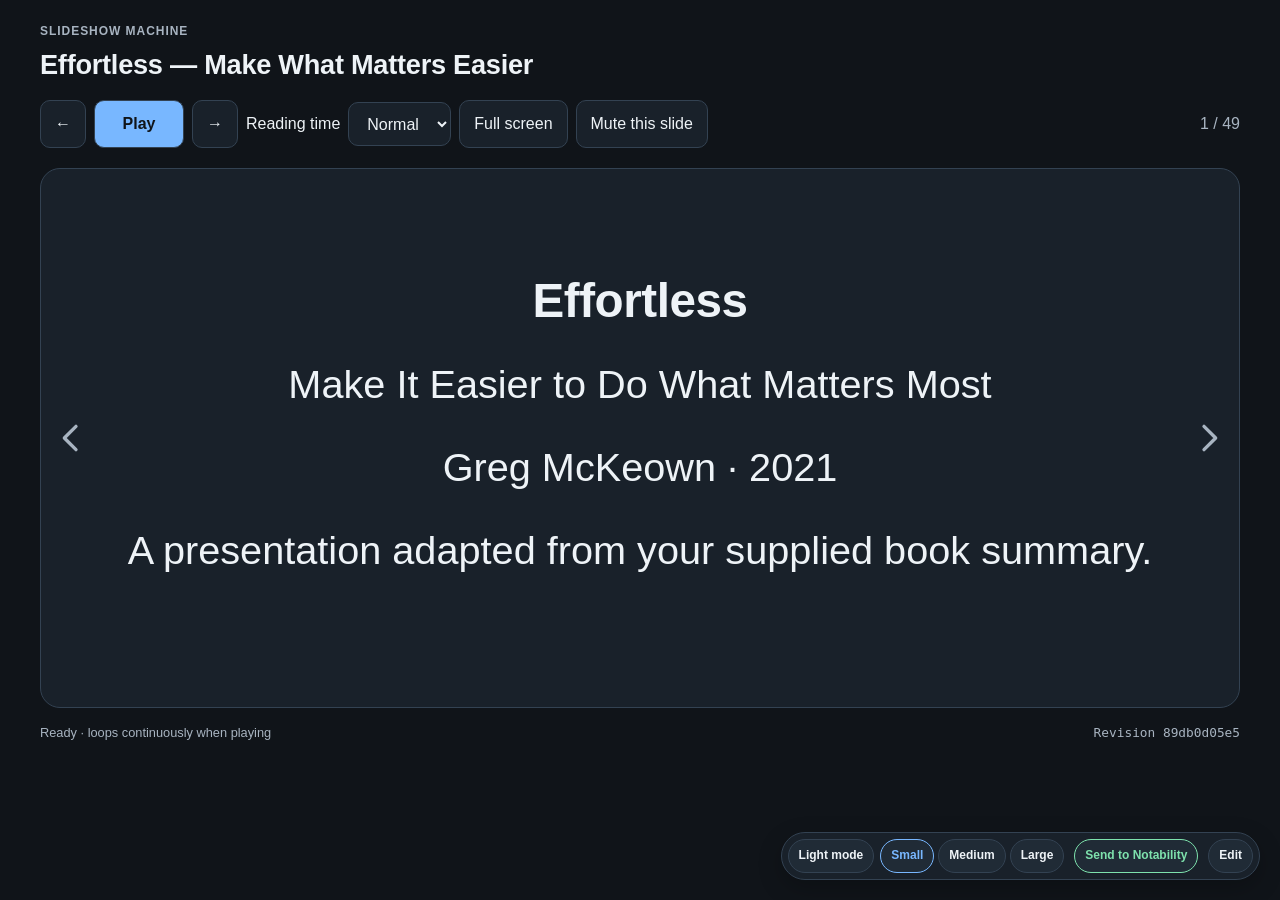
<file: decks/effortless.html>
<!doctype html>
<html lang="en" data-theme="dark">
<head>
  <meta charset="utf-8">
  <meta name="viewport" content="width=device-width, initial-scale=1">
  <meta name="generator" content="html-doc template v1">
  <title>Effortless — Make What Matters Easier</title>
  <style>
    :root {
      color-scheme: dark;
      --bg: #101419; --paper: #19212a; --paper-2: #202b36; --text: #eef3f7; --muted: #a8b4c1;
      --line: #334252; --accent: #78b7ff; --good: #7ee2ad; --warn: #f5c26b; --bad: #ff8a8a;
      --shadow: 0 8px 24px rgba(0, 0, 0, .22);
    }
    :root[data-theme="light"] {
      color-scheme: light;
      --bg: #f5f7fb; --paper: #fff; --paper-2: #edf2f7; --text: #162130; --muted: #5a6877;
      --line: #cbd6e2; --accent: #175cc5; --good: #087443; --warn: #8a5a00; --bad: #b42318;
      --shadow: 0 8px 24px rgba(20, 30, 45, .12);
    }
    * { box-sizing: border-box; }
    html, body { background: var(--bg); }
    body {
      margin: 0; color: var(--text);
      font: 1rem/1.6 -apple-system, BlinkMacSystemFont, "Segoe UI", Helvetica, Arial, sans-serif;
      overflow-wrap: anywhere;
    }
    main { width: min(920px, calc(100% - 32px)); margin: 0 auto; padding: 44px 0 96px; }

    /* Header */
    .eyebrow { margin: 0 0 8px; color: var(--muted); font-size: .75rem; font-weight: 800; letter-spacing: .08em; text-transform: uppercase; }
    .eyebrow:empty, .lede:empty { display: none; }
    h1 { margin: 0 0 10px; font-size: clamp(1.8rem, 5vw, 2.6rem); line-height: 1.15; letter-spacing: -.01em; }
    .lede { max-width: 790px; margin: 0 0 28px; color: var(--muted); font-size: 1.05rem; }

    /* Sections render as cards (pandoc --section-divs emits <section>) */
    section { margin: 20px 0; padding: 22px 24px; border: 1px solid var(--line); border-radius: 10px; background: var(--paper); }
    section section { margin: 16px 0 0; padding: 0; border: 0; background: transparent; }
    h2 { margin: 0 0 12px; font-size: 1.35rem; line-height: 1.25; }
    h3 { margin: 18px 0 8px; font-size: 1.08rem; }
    h4, h5, h6 { margin: 14px 0 6px; font-size: 1rem; color: var(--muted); }
    section > h2:first-child, section > h3:first-child { margin-top: 0; }

    /* Body text */
    p { margin: 10px 0; }
    ul, ol { margin: 10px 0; padding-left: 24px; }
    li + li { margin-top: 6px; }
    li > p { margin: 4px 0; }
    a { color: var(--accent); text-underline-offset: 2px; }
    strong { font-weight: 700; }
    hr { margin: 28px 0; border: 0; border-top: 1px solid var(--line); }
    section > hr:last-child { display: none; }
    ul.task-list, ul:has(> li > input[type="checkbox"]) { list-style: none; padding-left: 4px; }
    li > input[type="checkbox"], li > label > input[type="checkbox"] { margin: 0 8px 0 0; vertical-align: -1px; accent-color: var(--accent); }
    img, video { max-width: 100%; height: auto; border-radius: 6px; }
    blockquote { margin: 14px 0; padding: 10px 16px; border-left: 4px solid var(--accent); border-radius: 0 6px 6px 0; background: var(--paper-2); color: var(--text); }
    blockquote > :first-child { margin-top: 0; }
    blockquote > :last-child { margin-bottom: 0; }

    /* Code: wraps instead of scrolling, so print/PDF keeps everything */
    code, pre, kbd { font-family: ui-monospace, SFMono-Regular, Menlo, Consolas, monospace; font-size: .88em; }
    :not(pre) > code { padding: .1em .35em; border: 1px solid var(--line); border-radius: 4px; background: var(--paper-2); }
    pre { margin: 12px 0; padding: 12px 14px; border: 1px solid var(--line); border-radius: 6px; background: var(--bg); white-space: pre-wrap; overflow-wrap: anywhere; }
    pre code { padding: 0; border: 0; background: none; }

    /* Tables: full width, wrapping cells, no scroll container */
    table { width: 100%; margin: 14px 0; border-collapse: collapse; font-size: .94rem; }
    th, td { padding: 8px 10px; border: 1px solid var(--line); text-align: left; vertical-align: top; }
    thead th { background: var(--paper-2); font-weight: 700; }
    tbody tr:nth-child(even) td { background: color-mix(in srgb, var(--paper-2) 45%, transparent); }

    /* Callouts: <div class="callout note|good|warn|bad"> */
    .callout { margin: 14px 0; padding: 12px 16px; border: 1px solid var(--line); border-left: 4px solid var(--accent); border-radius: 6px; background: var(--paper-2); }
    .callout.good { border-left-color: var(--good); }
    .callout.warn { border-left-color: var(--warn); }
    .callout.bad { border-left-color: var(--bad); }
    .callout > :first-child { margin-top: 0; }
    .callout > :last-child { margin-bottom: 0; }
    .muted { color: var(--muted); }

    /* Floating controls */
    .controls { position: fixed; right: 20px; bottom: 20px; z-index: 10; display: flex; flex-wrap: wrap; justify-content: flex-end; align-items: center; gap: 6px; max-width: calc(100% - 32px); padding: 6px; border: 1px solid var(--line); border-radius: 999px; background: var(--paper); box-shadow: var(--shadow); }
    .controls button { min-height: 34px; border: 1px solid var(--line); border-radius: 999px; background: var(--paper-2); color: var(--text); padding: 6px 10px; font: inherit; font-size: .75rem; font-weight: 700; cursor: pointer; }
    .controls button:hover, .controls button:focus-visible, .controls button[aria-pressed="true"] { border-color: var(--accent); color: var(--accent); outline: none; }
    .sizes { display: flex; gap: 4px; }
    .notability-button { margin-left: 4px; border-color: var(--good) !important; color: var(--good) !important; }
    .notability-button:hover, .notability-button:focus-visible { background: color-mix(in srgb, var(--good) 12%, var(--paper-2)); outline: 2px solid var(--good); }
    .edit-button { margin-left: 4px; }
    .edit-button[aria-pressed="true"] { border-color: var(--warn) !important; color: var(--warn) !important; }
    .save-button { display: none; border-color: var(--accent) !important; color: var(--accent) !important; }
    .save-button.visible { display: inline-flex; align-items: center; }
    main.editing { outline: 2px dashed var(--warn); outline-offset: 10px; border-radius: 8px; }
    main.editing section { cursor: text; }

    @media (max-width: 640px) {
      main { padding-top: 28px; }
      section { padding: 16px; }
      .controls { right: 8px; bottom: 8px; border-radius: 14px; }
    }

    @media print {
      :root, :root[data-theme="dark"], :root[data-theme="light"] {
        color-scheme: light;
        --bg: #fff; --paper: #fff; --paper-2: #f3f5f7; --text: #000; --muted: #333;
        --line: #777; --accent: #0645ad; --good: #075e33; --warn: #704800; --bad: #8a1c12;
        --shadow: none;
      }
      html, body { background: #fff !important; color: #000 !important; font-size: 100% !important; }
      main { width: 100%; padding: 0; outline: none !important; }
      section, pre, blockquote, .callout, table, th, td { -webkit-print-color-adjust: exact; print-color-adjust: exact; }
      blockquote, .callout, pre, tr, li { break-inside: avoid; }
      h2, h3 { break-after: avoid; }
      .controls { display: none !important; }
    }
  </style>
<style>
/* Playback sits inside the shared html-doc document shell. */
main { width: min(1200px, calc(100% - 32px)); padding: 22px 0 125px; }
header h1 { font-size: clamp(1.15rem, 2.5vw, 1.7rem); margin-bottom: 20px; }
.playback { display: flex; gap: 8px; align-items: center; flex-wrap: wrap; margin-bottom: 20px; }
.playback button, .playback select { font: inherit; color: var(--text); background: var(--paper); border: 1px solid var(--line); border-radius: 10px; padding: 10px 14px; min-height: 44px; }
.playback button { cursor: pointer; }
.playback button:focus-visible, .playback select:focus-visible { outline: 3px solid var(--accent); outline-offset: 2px; }
#play { background: var(--accent); color: var(--bg); min-width: 90px; font-weight: 800; }
.playback label { display: flex; gap: 8px; align-items: center; }
#counter { color: var(--muted); margin-left: auto; font-variant-numeric: tabular-nums; }
.stage { min-height: min(60dvh, 700px); display: grid; place-items: center; background: var(--paper); border: 1px solid var(--line); border-radius: 20px; padding: clamp(22px, 5vw, 65px); touch-action: pan-y; }
.slide { width: 100%; font-size: clamp(1.55rem, 3.1vw, 2.9rem); line-height: 1.5; text-align: center; overflow-wrap: anywhere; }
.slide[hidden] { display: none; }
.stage { position: relative; padding-inline: max(64px, min(5vw, 65px)); }
.edge-navigation { position: absolute; top: 50%; transform: translateY(-50%); z-index: 3; display: grid; place-items: center; width: 52px; height: 88px; padding: 0; border: 0; border-radius: 12px; background: transparent; color: var(--muted); cursor: pointer; touch-action: manipulation; }
.edge-previous { left: max(4px, env(safe-area-inset-left)); }
.edge-next { right: max(4px, env(safe-area-inset-right)); }
.edge-navigation svg { width: 40px; height: 40px; fill: none; stroke: currentColor; stroke-width: 2; stroke-linecap: round; stroke-linejoin: round; }
.edge-navigation:hover { color: var(--text); background: color-mix(in srgb, var(--text) 7%, transparent); }
.edge-navigation:focus-visible { outline: 3px solid var(--accent); outline-offset: -3px; color: var(--text); }
.slide h1, .slide h2, .slide h3 { font-size: 1.2em; line-height: 1.25; }
.slide p { margin: 0.6em 0; }
.slide ul, .slide ol { text-align: left; }
footer { display: flex; gap: 15px; justify-content: space-between; flex-wrap: wrap; color: var(--muted); margin-top: 15px; font-size: .8rem; }
.revision { font-family: monospace; }
.presenting, .presenting body { overflow: hidden; }
.presenting main { width: 100%; padding: 0; }
.presenting .stage { position: fixed; inset: 0; width: 100%; height: 100dvh; min-height: 0; margin: 0; border: 0; border-radius: 0; padding: clamp(24px, 6vw, 90px); padding-inline: max(64px, min(6vw, 90px)); }
.presenting main > header, .presenting .playback, .presenting footer { position: fixed; z-index: 11; padding: 12px 18px; margin: 0; background: var(--paper); box-shadow: var(--shadow); }
.presenting main > header { top: 0; left: 0; right: 0; }
.presenting main > header h1 { margin: 0; font-size: 1rem; }
.presenting main > header .eyebrow { display: none; }
.presenting .playback { bottom: 0; left: 0; right: 0; }
.presenting footer { top: 48px; left: 0; right: 0; font-size: .75rem; }
.presenting .controls { bottom: 85px; z-index: 12; }
.presenting.controls-hidden main > header,
.presenting.controls-hidden .playback,
.presenting.controls-hidden footer,
.presenting.controls-hidden .controls { visibility: hidden; pointer-events: none; }
.presenting.controls-hidden { cursor: none; }
@media (max-width: 600px) {
  main { width: calc(100% - 24px); padding-top: 16px; padding-bottom: 190px; }
  .stage { min-height: 48dvh; padding: 24px 64px; }
  .slide { font-size: 1.65rem; }
  .playback label { font-size: .8rem; }
  #counter { margin-left: 0; }
}
@media print { .edge-navigation { display: none; } }

#muted-slides { max-width: min(100%, 300px); }
.playback [hidden], #empty-slides[hidden] { display: none; }
.playback button:disabled, .edge-navigation:disabled { opacity: .4; cursor: default; }
#empty-slides { text-align: center; font-size: 1.3rem; }

</style>
</head>
<body>
  <main>
<header><p class="eyebrow">Slideshow Machine</p><h1>Effortless — Make What Matters Easier</h1></header><nav class="playback" aria-label="Playback"><button id="previous" aria-label="Previous slide">←</button><button id="play">Play</button><button id="next" aria-label="Next slide">→</button><label>Reading time <select id="speed"><option value="0.5">Slower</option><option value="1" selected>Normal</option><option value="1.5">Faster</option><option value="2">Fastest</option></select></label><button id="fullscreen">Full screen</button><button id="mute">Mute this slide</button><select id="muted-slides" aria-label="Muted slides" hidden></select><button id="restore-slide" hidden>Restore selected slide</button><button id="restore-all" hidden>Restore all</button><span id="counter" aria-live="polite"></span></nav><div class="stage" tabindex="0" aria-label="Slideshow; use left and right arrows"><button type="button" id="edge-previous" class="edge-navigation edge-previous" aria-label="Previous slide"><svg viewBox="0 0 24 24" aria-hidden="true" focusable="false"><polyline points="15 5 8 12 15 19" /></svg></button><button type="button" id="edge-next" class="edge-navigation edge-next" aria-label="Next slide"><svg viewBox="0 0 24 24" aria-hidden="true" focusable="false"><polyline points="9 5 16 12 9 19" /></svg></button><article class="slide" data-id="590a50f76fd0e03cdafcbd7f54321ae42ce67c2930247333cd166eff834e72a2-1" data-seconds="10" ><h1 id="effortless">Effortless</h1>
<p>Make It Easier to Do What Matters Most</p>
<p>Greg McKeown · 2021</p>
<p>A presentation adapted from your supplied book summary.</p>
</article><article class="slide" data-id="db9a78911f106a95bedd25e01623fd6308d7a6a99168babab97ee6734ec6ae10-1" data-seconds="16" hidden><h2 id="important-work-can-become-easier">Important work can become easier</h2>
<p>When meaningful work overwhelms you, adding effort is not the only option.</p>
<p>Redesign how you work: reduce friction, simplify execution, and create benefits that continue after the work ends.</p>
</article><article class="slide" data-id="49f73ca8d739543c3d87b2a73cdad28a10ae96dd260e354633eb398aae85ec26-1" data-seconds="16" hidden><h2 id="essentialism-chooses.-effortless-redesigns.">Essentialism chooses. Effortless redesigns.</h2>
<ul>
<li>Essentialism: What deserves my time and energy?</li>
<li>Effortless: How can I make those essential things easier?</li>
</ul>
<p>Even a carefully chosen workload can become exhausting if the methods remain unnecessarily difficult.</p>
</article><article class="slide" data-id="4b6608e8d78ee712bb17ef0253f2279edd7eb6da1af847d30da334b992ae5920-1" data-seconds="16" hidden><h2 id="the-exhaustion-cycle">The exhaustion cycle</h2>
<p>More responsibilities → more effort → less recovery.</p>
<p>Exhaustion reduces clarity. Routine work becomes harder. You respond with still more effort.</p>
<p>Break the cycle by changing the process and protecting recovery.</p>
</article><article class="slide" data-id="6b1170b414988132a2ccf8c1d0e4c4ac708ab01e3184f63242ea133a4c6c7514-1" data-seconds="17" hidden><h2 id="three-places-to-reduce-friction">Three places to reduce friction</h2>
<ol type="1">
<li>State: become rested, attentive, and clearheaded.</li>
<li>Action: make essential work easier to start and finish.</li>
<li>Results: build systems that keep creating value.</li>
</ol>
<p>A clearer mind. Simpler execution. Lasting benefits.</p>
</article><article class="slide" data-id="1c4c284d20586cc80bc06c18f1032e9b753d4180bbbea8589993a9191117c64b-1" data-seconds="10" hidden><h1 id="part-i-effortless-state">Part I · Effortless State</h1>
<p>Make it easier to focus.</p>
<p>The five shifts: Invert, Enjoy, Release, Rest, and Notice.</p>
</article><article class="slide" data-id="8b2d90cefab9aa79408ec73cb96c1c8934a59e48d42d6972ad446fd1a1b15aec-1" data-seconds="17" hidden><h2 id="invert-the-question">1 · Invert the question</h2>
<p>Before asking how to work harder, ask:</p>
<p>What would an easier way to achieve this result look like?</p>
<p>Difficulty may come from the method rather than the objective. Investigate alternatives before accepting complexity.</p>
</article><article class="slide" data-id="f1ac6756cab5fb2ab0f32eae5d6a6b90b1f6efe2728286cf5a6a653525e291cf-1" data-seconds="19" hidden><h2 id="illustration-redesign-the-weekly-report">Illustration · Redesign the weekly report</h2>
<p>Instead of sacrificing Saturday to a lengthy report:</p>
<ul>
<li>Identify the five metrics readers actually need.</li>
<li>Generate the figures automatically.</li>
<li>Remove commentary that changes no decision.</li>
</ul>
<p>Keep the useful result. Reduce the work surrounding it.</p>
</article><article class="slide" data-id="831cce84975946e455eb497c766dda97256ba7aa5882c34abcbd658f3a3a1701-1" data-seconds="19" hidden><h2 id="make-essential-work-enjoyable">2 · Make essential work enjoyable</h2>
<p>Enjoyment can be part of the activity, rather than something postponed until afterward.</p>
<ul>
<li>Pair chores with music.</li>
<li>Make exercise social.</li>
<li>Use a pleasant, familiar starting ritual.</li>
</ul>
<p>Reduce resistance so beginning requires less willpower.</p>
</article><article class="slide" data-id="03baa5cef63f04ac264b29543ed31a9baa30d57d5cd03527ef1dbdb2bf0daff8-1" data-seconds="19" hidden><h2 id="release-mental-burdens">3 · Release mental burdens</h2>
<p>Resentment, regret, and repeated complaints occupy attention even when you are not physically working.</p>
<p>Notice the burden. Act on what you can influence. Practice appreciation where it helps.</p>
<p>Releasing unproductive rumination does not mean ignoring legitimate problems.</p>
</article><article class="slide" data-id="f5a6a1f7ad02f91789e3577e29734fdb9fa59294a5e700dc85e7c193d79572d1-1" data-seconds="18" hidden><h2 id="treat-rest-as-an-input">4 · Treat rest as an input</h2>
<p>Sleep, breaks, and recovery support concentration and judgment.</p>
<p>A heroic day followed by two exhausted days may produce less than steady, moderate work.</p>
<p>Protect tomorrow’s capacity when deciding how much to do today.</p>
</article><article class="slide" data-id="d7f7146d698c8bee131085781b0f64be03c95ef219368176bd3e943a21832ddb-1" data-seconds="18" hidden><h2 id="notice-what-matters">5 · Notice what matters</h2>
<p>Separate the central issue from distractions and assumptions.</p>
<ul>
<li>Close unrelated documents.</li>
<li>Silence interruptions during focused work.</li>
<li>Listen to what people are experiencing.</li>
</ul>
<p>Clear attention helps prevent effort spent on secondary or imagined problems.</p>
</article><article class="slide" data-id="5c8122284291e6331a09101e36321729e4e855aa472221d794ecaf0143f40b2e-1" data-seconds="19" hidden><h2 id="a-state-check-before-you-begin">A state check before you begin</h2>
<ul>
<li>Am I rested enough to think clearly?</li>
<li>What worry is occupying my attention?</li>
<li>Which distraction can I remove?</li>
<li>Am I assuming this must be difficult?</li>
</ul>
<p>Improve the conditions before demanding more concentration.</p>
</article><article class="slide" data-id="8474e38ee48a44f30bff5b5a53563b1b8cb2b0c9719afc48e2e7a19436c69e6e-1" data-seconds="10" hidden><h1 id="part-ii-effortless-action">Part II · Effortless Action</h1>
<p>Make essential work easier to do.</p>
<p>The five shifts: Define, Start, Simplify, Progress, and Pace.</p>
</article><article class="slide" data-id="4896e733bfeb1cff19117c8b9e28ed0f8a226b9f9434744afcfe87792a5bc26b-1" data-seconds="17" hidden><h2 id="define-the-finish-line">6 · Define the finish line</h2>
<p>Vague goals invite endless work.</p>
<p>Decide what completion means before starting: a concrete outcome, a clear boundary, and an observable result.</p>
<p>Once the agreed result exists, recognize that the task can end.</p>
</article><article class="slide" data-id="4e4a3b57fb00e68a3f3de92925fa475f5add43bf78246715e0be317b462b3958-1" data-seconds="17" hidden><h2 id="illustration-give-website-work-an-endpoint">Illustration · Give website work an endpoint</h2>
<p>Vague: Improve the website.</p>
<p>Concrete: Reduce homepage loading time below two seconds and fix the three most important mobile usability problems.</p>
<p>A defined outcome helps separate necessary work from attractive extras.</p>
</article><article class="slide" data-id="c9266b4d061bca531f3ad68e67d43df1cefacd704e8d0f713a6e1015c39c4bda-1" data-seconds="17" hidden><h2 id="define-a-successful-day">Define a successful day</h2>
<p>Choose a short list of outcomes that would make today meaningfully productive.</p>
<p>Use those outcomes to recognize completion.</p>
<p>An unlimited list of possible improvements makes it difficult to feel finished, however much you accomplish.</p>
</article><article class="slide" data-id="09dc3395c6a479c07d1462c25aa697b4c8bc3481000389805d1908219d8eab01-1" data-seconds="17" hidden><h2 id="find-the-first-obvious-action">7 · Find the first obvious action</h2>
<p>A large, vague first step creates resistance.</p>
<p>Choose the smallest concrete action that moves the project forward.</p>
<p>The goal is to make starting straightforward enough that motivation becomes less important.</p>
</article><article class="slide" data-id="ebec188424dd68b717febe466de493adfc727e1c29b97347eab05ec95da8c3e4-1" data-seconds="17" hidden><h2 id="illustration-begin-the-proposal">Illustration · Begin the proposal</h2>
<p>Instead of: Write the comprehensive proposal.</p>
<p>Start with: Open a document and write five section headings.</p>
<p>A short starting session, such as ten minutes, can turn an intimidating project into something already underway.</p>
</article><article class="slide" data-id="9385220bd5a6c71ab946962dbabbc5f6da18cd3a52d538e567090c6d6927de77-1" data-seconds="19" hidden><h2 id="start-from-zero">8 · Start from zero</h2>
<p>Before making every step faster, ask which steps are necessary at all.</p>
<p>Imagine the process does not yet exist. Add back only what the desired outcome requires.</p>
<p>Removing unnecessary steps can save more effort than optimizing them.</p>
</article><article class="slide" data-id="89bc1f25a83b6903f8ae92c2d1e6057ff3a0ba038628c93e447661fd4fcf21c3-1" data-seconds="18" hidden><h2 id="illustration-remove-the-approval-burden">Illustration · Remove the approval burden</h2>
<p>A routine purchase requires six approvals.</p>
<p>Instead of improving six forms, consider whether purchases below a clear spending limit need individual approval.</p>
<p>The improvement may come from removing the procedure, while retaining appropriate boundaries.</p>
</article><article class="slide" data-id="026dded472867ab71c37ebec204d977c9516b93e06fd553c1a40bbacdef6b6ed-1" data-seconds="18" hidden><h2 id="subtraction-beats-cosmetic-efficiency">Subtraction beats cosmetic efficiency</h2>
<p>A twenty-step process may not need twenty faster steps.</p>
<p>If twelve steps contribute nothing to the outcome, remove them first.</p>
<p>Then improve the eight that remain. Avoid adding work simply because doing more looks impressive.</p>
</article><article class="slide" data-id="908f52da3c1e585f915d9b3c394cf5a1d8249dbf1d3c62bd0016543bc7691e1b-1" data-seconds="20" hidden><h2 id="let-the-first-version-be-rough">9 · Let the first version be rough</h2>
<p>An initial attempt provides something to test and improve.</p>
<ul>
<li>Write an imperfect draft.</li>
<li>Build a crude working prototype.</li>
<li>Test demand with a simple landing page.</li>
</ul>
<p>Early, inexpensive mistakes reveal weaknesses before a large investment.</p>
</article><article class="slide" data-id="9cefdfad2926b3f663037435b85e595097e4719782e4a7349cb3392bb14164a8-1" data-seconds="17" hidden><h2 id="progress-creates-information">Progress creates information</h2>
<p>A rough version answers questions that planning alone cannot.</p>
<p>What works? What fails? What should change next?</p>
<p>Accepting an imperfect first attempt means learning early; it does not mean abandoning standards for the finished result.</p>
</article><article class="slide" data-id="117069894e4ef94db178bac0ef7939cefdd28b17a30900104265e184b9fb013c-1" data-seconds="18" hidden><h2 id="set-a-sustainable-pace">10 · Set a sustainable pace</h2>
<p>Use both a minimum and a maximum amount of daily progress.</p>
<ul>
<li>The minimum maintains momentum.</li>
<li>The maximum protects recovery.</li>
</ul>
<p>Consistency can produce more over time than repeated bursts of exhaustion and catch-up.</p>
</article><article class="slide" data-id="d6dde478cff98a4a2e4ede2fb0edb23b0f8ed9c0f64bafd85b3141f1bc3adcfc-1" data-seconds="18" hidden><h2 id="illustration-protect-tomorrows-writing">Illustration · Protect tomorrow’s writing</h2>
<p>A writer might choose a daily range of 300 to 1,000 words.</p>
<p>The lower limit keeps the project moving. The upper limit discourages exhausting overwork.</p>
<p>These numbers illustrate the principle; choose limits appropriate to the work.</p>
</article><article class="slide" data-id="913d91d5d40c13ee14dd994ac078aadbc1be3f633a35004ec5d447415b8e1738-1" data-seconds="17" hidden><h2 id="turn-action-into-a-repeatable-routine">Turn action into a repeatable routine</h2>
<ol type="1">
<li>Define the result.</li>
<li>Choose the smallest useful start.</li>
<li>Remove unnecessary steps.</li>
<li>Make a rough version.</li>
<li>Stop at a sustainable boundary.</li>
</ol>
<p>Make progress easier to repeat tomorrow.</p>
</article><article class="slide" data-id="ff8dcb7646f572010977a3fb28e2f2451808d44f8ac833c0a504552fbcc4d5de-1" data-seconds="10" hidden><h1 id="part-iii-effortless-results">Part III · Effortless Results</h1>
<p>Make one investment of effort useful repeatedly.</p>
<p>The five shifts: Learn, Lift, Automate, Trust, and Prevent.</p>
</article><article class="slide" data-id="31a7e574a42c87d3ad8105fb1bd66289b2f226e037ab510be6eb829a58f9b0b4-1" data-seconds="18" hidden><h2 id="linear-versus-residual-results">Linear versus residual results</h2>
<p>Linear: each additional result requires another round of work.</p>
<p>Residual: an initial investment continues producing benefits.</p>
<p>A reusable guide, acquired skill, or reliable process may reduce future effort. Continued value still depends on usefulness and maintenance.</p>
</article><article class="slide" data-id="25285712aebde930ebad66c734e1f080cd9bdc98562e506cd70e31a060719b47-1" data-seconds="17" hidden><h2 id="learn-reusable-principles">11 · Learn reusable principles</h2>
<p>Before solving everything independently, learn from people who have already faced similar problems.</p>
<p>Seek principles that apply across situations, rather than only memorizing a single procedure.</p>
<p>Useful knowledge can improve many later decisions.</p>
</article><article class="slide" data-id="87162885f920644428d3b51ec8a6e12656eac59e87608707662a01cc72d81cd0-1" data-seconds="19" hidden><h2 id="illustration-learn-the-cause-not-just-the-fix">Illustration · Learn the cause, not just the fix</h2>
<p>A software workaround may solve today’s error.</p>
<p>Understanding the underlying architecture or root cause may help you prevent an entire category of errors.</p>
<p>A broadly useful lesson can repay its cost many times.</p>
</article><article class="slide" data-id="d5af38f3857b06acaac9cb6343c720f4847679c15cdde70cd174e09d4ccb8350-1" data-seconds="20" hidden><h2 id="lift-others-through-teaching">12 · Lift others through teaching</h2>
<p>Teaching spreads the benefit of what you learn.</p>
<p>Explain an idea simply enough that someone else can understand, remember, and teach it.</p>
<p>Clear examples and memorable stories help knowledge travel. Teaching also exposes gaps in your own understanding.</p>
</article><article class="slide" data-id="9e33d4421edba60d1ef90f96f00809f606191dba6bba6a8933e1ca8da8ad6e30-1" data-seconds="18" hidden><h2 id="illustration-replace-repeated-explanations">Illustration · Replace repeated explanations</h2>
<p>A manager explains the same procedure to every new employee.</p>
<p>A short training guide makes that knowledge reusable. Experienced employees can use it to teach newcomers.</p>
<p>One clear explanation can support many future learning moments.</p>
</article><article class="slide" data-id="8bbcb21be995265ab1e4a95098ec612700e21e358c81e3eb3adbe90521edf7c1-1" data-seconds="20" hidden><h2 id="systematize-recurring-work">13 · Systematize recurring work</h2>
<p>Automation includes more than software.</p>
<ul>
<li>Checklists reduce dependence on memory.</li>
<li>Templates reduce repeated setup.</li>
<li>Calendar routines reduce recurring decisions.</li>
<li>Scripts handle suitable repetitive operations.</li>
</ul>
<p>Build a reliable system once, then maintain it as needs change.</p>
</article><article class="slide" data-id="c8a707d030462e58f4d80ad509c03dba1cc9e890bf9ba1eb5a7b0f04c876b100-1" data-seconds="18" hidden><h2 id="one-decision-can-remove-many">One decision can remove many</h2>
<p>Deciding when to exercise every day creates repeated friction.</p>
<p>Choosing a standing weekday time removes that recurring decision.</p>
<p>Look for choices you can settle in advance, while keeping room to adjust when circumstances change.</p>
</article><article class="slide" data-id="165f9365a9df284518f04f59a976968830c884ff8d5f77f0fae9de9e15577c46-1" data-seconds="17" hidden><h2 id="automate-a-useful-process">Automate a useful process</h2>
<p>First define the outcome and remove unnecessary steps.</p>
<p>Then systematize the repetition that remains.</p>
<p>A recurring task is an opportunity to ask: Can this become a checklist, template, routine, or dependable software process?</p>
</article><article class="slide" data-id="e8969aebe9898d36fbd726f3cea8c8f96b1d297cb6b2dc27ce905ba2cceadebd-1" data-seconds="18" hidden><h2 id="build-trust-with-clear-agreements">14 · Build trust with clear agreements</h2>
<p>Unclear expectations and constant checking increase coordination costs.</p>
<p>Agree on five things:</p>
<ul>
<li>Results</li>
<li>Roles</li>
<li>Rules</li>
<li>Resources</li>
<li>Rewards</li>
</ul>
<p>Choose trustworthy people and make responsibility and decision authority explicit.</p>
</article><article class="slide" data-id="442c8ce1373b401ea1a3152ac2ce0a009c1d6e6b58cf25258a2e1376201b5a51-1" data-seconds="20" hidden><h2 id="illustration-delegate-without-constant-interruption">Illustration · Delegate without constant interruption</h2>
<p>Assigning a task while checking every fifteen minutes keeps the manager involved in every step.</p>
<p>A capable person with clear results, authority, resources, and boundaries can work more independently.</p>
<p>Trust works best alongside a shared understanding of success.</p>
</article><article class="slide" data-id="a242897e964f460f4f6afcac100d7c5ecc4419ecba21d97428a3c8e6b82fc424-1" data-seconds="18" hidden><h2 id="prevent-recurring-problems">15 · Prevent recurring problems</h2>
<p>Repeated small fixes can conceal a large ongoing cost.</p>
<p>Identify the cause and consider whether one intervention can prevent repeated incidents.</p>
<p>Preparation, maintenance, clearer instructions, and checklists can reduce work that otherwise returns again and again.</p>
</article><article class="slide" data-id="3845b7c7bc93ac60e16a19679065f0ef3f005340f67ed50eaad7658ada6c014a-1" data-seconds="19" hidden><h2 id="illustration-compare-the-recurring-cost">Illustration · Compare the recurring cost</h2>
<p>An error takes 15 minutes to resolve each time.</p>
<p>A lasting fix takes two hours: the same time as eight repeat fixes.</p>
<p>If the repair prevents further incidents, subsequent time savings can repay that initial investment.</p>
</article><article class="slide" data-id="ee56b611bb764c94bf0886607bce3314356a1f3e931724eff422b2ad24a0111b-1" data-seconds="20" hidden><h2 id="look-for-tomorrows-reusable-asset">Look for tomorrow’s reusable asset</h2>
<p>Today’s work might create:</p>
<ul>
<li>A principle you can reuse</li>
<li>A guide others can teach</li>
<li>A reliable automated routine</li>
<li>A clearer team agreement</li>
<li>A recurring problem removed</li>
</ul>
<p>Ask what will still help after this task ends.</p>
</article><article class="slide" data-id="a335c2b758df0989e3173391d57786133be3aa93eedf1043b92e11a26d5d7e0b-1" data-seconds="10" hidden><h1 id="apply-the-framework">Apply the framework</h1>
<p>One project can produce both a useful result and an easier way to deliver the next one.</p>
</article><article class="slide" data-id="89d6edb257d4771e62963fa175dd1238bbaba7db4196cc0efcbe3d944bb5550a-1" data-seconds="17" hidden><h2 id="before-the-project-improve-the-state">Before the project · Improve the state</h2>
<p>Choose a time when you can think clearly.</p>
<p>Remove distractions, prepare a pleasant workspace, and identify unrelated worries.</p>
<p>Then ask whether you are assuming more complexity than the project actually requires.</p>
</article><article class="slide" data-id="a872ddafa65c2a19aca49aeef057b612121e23f4c1fc30629fa9e1233d903097-1" data-seconds="17" hidden><h2 id="during-the-project-simplify-the-action">During the project · Simplify the action</h2>
<p>Define a successful result and its boundaries.</p>
<p>Start with one concrete action. Remove unnecessary steps. Test a rough version early.</p>
<p>Use a pace that preserves the ability to continue tomorrow.</p>
</article><article class="slide" data-id="bc907f2c88f5c9e91fd2b58572a95e4fbd237cf5da50f66196efc93e0577912d-1" data-seconds="17" hidden><h2 id="after-the-project-preserve-the-value">After the project · Preserve the value</h2>
<p>Identify what will repeat.</p>
<p>Turn useful work into templates, checklists, scripts, or training material. Clarify responsibilities and repair recurring causes of trouble.</p>
<p>Improve the system while delivering the immediate result.</p>
</article><article class="slide" data-id="5635d87353f2ec5892348014ebfa4d72a393c6ed4fcf88df8c1fe7fc9cee68a5-1" data-seconds="18" hidden><h2 id="five-questions-for-your-next-task">Five questions for your next task</h2>
<ol type="1">
<li>What would an easier method look like?</li>
<li>What exactly counts as done?</li>
<li>Which step can disappear?</li>
<li>What small action can I take now?</li>
<li>What can I create once and reuse?</li>
</ol>
</article><article class="slide" data-id="d2382dc219edb7268875f9c8adf1d2c4b2d823e362770678a78ba04ea5822b37-1" data-seconds="19" hidden><h2 id="important-limits">Important limits</h2>
<p>Some difficulties remain despite good systems: illness, financial hardship, conflict, and uncertain work can require sustained effort.</p>
<p>Use this framework to examine difficulty you can influence.</p>
<p>Easier methods are an opportunity to investigate, not a promise that every challenge becomes easy.</p>
</article><article class="slide" data-id="390c5c5714776a5b70ed00826189a75abb02e507af74b4cb4b2e473d5efdbf65-1" data-seconds="17" hidden><h2 id="measure-lasting-value">Measure lasting value</h2>
<p>Effort is an input, not proof of effectiveness.</p>
<p>Protect your state. Simplify essential action. Build results that keep helping.</p>
<p>Judge your work by the useful, lasting value it creates—not by how exhausted you become.</p>
</article><article class="slide" data-id="1d4e9797dab4f720cd3b484ab76d6d44553429901a42de4ef27d73264becb5e5-1" data-seconds="20" hidden><h2 id="source-and-adaptation">Source and adaptation</h2>
<p>Based on your supplied thematic and chapter-by-chapter summary of Effortless by Greg McKeown (2021).</p>
<p>Wording is condensed and reorganized. Practical illustrations come from the supplied summary.</p>
<p>This presentation is a study aid, not the complete book or independently verified book text.</p>
</article><p id="empty-slides" hidden>All slides muted. Restore a slide above to watch again.</p></div><footer><span id="status" role="status">Ready · loops continuously when playing</span><span class="revision">Revision 89db0d05e5</span></footer>
</main>
  <div class="controls" aria-label="Document display controls">
    <button type="button" data-theme-control>Light mode</button>
    <div class="sizes" role="group" aria-label="Font size">
      <button type="button" data-size="small" aria-pressed="true">Small</button>
      <button type="button" data-size="medium" aria-pressed="false">Medium</button>
      <button type="button" data-size="large" aria-pressed="false">Large</button>
    </div>
    <button type="button" class="notability-button" data-notability>Send to Notability</button>
    <button type="button" class="edit-button" data-edit aria-pressed="false">Edit</button>
    <button type="button" class="save-button" data-save>Save</button>
  </div>
  <script>
    (() => {
      const root = document.documentElement;
      const theme = document.querySelector('[data-theme-control]');
      const buttons = [...document.querySelectorAll('[data-size]')];
      const notability = document.querySelector('[data-notability]');
      const editButton = document.querySelector('[data-edit]');
      const saveButton = document.querySelector('[data-save]');
      const main = document.querySelector('main');
      const sizes = { small: '100%', medium: '150%', large: '200%' };
      const setTheme = (value) => { root.dataset.theme = value; theme.textContent = value === 'dark' ? 'Light mode' : 'Dark mode'; };
      const setSize = (value) => { root.style.fontSize = sizes[value]; buttons.forEach((button) => button.setAttribute('aria-pressed', String(button.dataset.size === value))); };
      const sendToNotability = () => {
        if (window.location.protocol !== 'file:') { alert('Send to Notability is available for local HTML files.'); return; }
        window.location.href = 'to-notability://import?file=' + encodeURIComponent(window.location.href);
      };

      // WYSIWYG in-place edit: Edit makes <main> editable, Save copies the
      // serialized page to the clipboard and hands off to the local
      // wysiwyg-save:// handler, which writes it to this exact file (with a
      // timestamped backup in <folder>/.wysiwyg-save-backups/).
      let editing = false;
      const setEditing = (value) => {
        editing = value;
        main.contentEditable = value ? 'true' : 'false';
        main.classList.toggle('editing', value);
        editButton.textContent = value ? 'Editing…' : 'Edit';
        editButton.setAttribute('aria-pressed', String(value));
        saveButton.classList.toggle('visible', value);
      };
      const serializedDocument = () => {
        const clone = root.cloneNode(true);
        clone.removeAttribute('style');
        clone.setAttribute('data-theme', 'dark');
        const clonedMain = clone.querySelector('main');
        clonedMain?.removeAttribute('contenteditable');
        clonedMain?.classList.remove('editing');
        clone.querySelector('[data-edit]')?.setAttribute('aria-pressed', 'false');
        clone.querySelector('[data-edit]')?.replaceChildren(document.createTextNode('Edit'));
        clone.querySelector('[data-save]')?.classList.remove('visible');
        return '<!doctype html>\n' + clone.outerHTML + '\n';
      };
      const copyToClipboard = (text) => {
        const area = document.createElement('textarea');
        area.value = text;
        area.style.position = 'fixed';
        area.style.opacity = '0';
        document.body.appendChild(area);
        area.focus();
        area.select();
        let ok = false;
        try { ok = document.execCommand('copy'); } catch { ok = false; }
        document.body.removeChild(area);
        return ok;
      };
      const saveDoc = () => {
        if (window.location.protocol !== 'file:') { alert('Save is available for local HTML files.'); return; }
        const html = serializedDocument();
        if (!copyToClipboard(html)) { alert('Save failed: could not copy the document to the clipboard.'); return; }
        window.location.href = 'wysiwyg-save://write?file=' + encodeURIComponent(decodeURIComponent(window.location.pathname));
        saveButton.textContent = 'Saved';
        setEditing(false);
        setTimeout(() => { saveButton.textContent = 'Save'; }, 1500);
      };

      setTheme('dark'); setSize('small');
      theme.addEventListener('click', () => setTheme(root.dataset.theme === 'dark' ? 'light' : 'dark'));
      buttons.forEach((button) => button.addEventListener('click', () => setSize(button.dataset.size)));
      notability.addEventListener('click', sendToNotability);
      editButton.addEventListener('click', () => setEditing(!editing));
      saveButton.addEventListener('click', saveDoc);
    })();
  </script>
<script>
(() => {
  'use strict';
  const slides = [...document.querySelectorAll('.slide')];
  const play = document.getElementById('play');
  const status = document.getElementById('status');
  const speed = document.getElementById('speed');
  const mute = document.getElementById('mute');
  const mutedPicker = document.getElementById('muted-slides');
  const restore = document.getElementById('restore-slide');
  const restoreAll = document.getElementById('restore-all');
  const storageKey = `slideshow-muted:v1:${window.location.pathname}`;
  const slideIds = slides.map(slide => slide.dataset.id);
  let muted = new Set();
  try {
    const saved = JSON.parse(window.localStorage.getItem(storageKey) || '[]');
    if (Array.isArray(saved)) muted = new Set(saved.filter(id => slideIds.includes(id)));
  } catch { /* Playback still works when browser storage is unavailable. */ }
  let index = 0;
  let playing = false;
  let timer = null;
  let wake = null;
  let requestingWake = false;
  let touchX = null;

  function activeIndices() {
    return slides.flatMap((slide, i) => muted.has(slideIds[i]) ? [] : [i]);
  }
  function nextIndex(delta) {
    if (!activeIndices().length) return -1;
    for (let offset = 1; offset <= slides.length; offset++) {
      const candidate = (index + delta * offset + slides.length) % slides.length;
      if (!muted.has(slideIds[candidate])) return candidate;
    }
    return -1;
  }
  function saveMuted() {
    try { window.localStorage.setItem(storageKey, JSON.stringify([...muted])); }
    catch { status.textContent = 'Mute changes apply now but cannot be saved in this browser.'; }
  }

  function show() {
    const active = activeIndices();
    const empty = active.length === 0;
    slides.forEach((slide, i) => { slide.hidden = i !== index; });
    document.getElementById('empty-slides').hidden = !empty;
    document.getElementById('counter').textContent = empty ? 'All slides muted' : `${index + 1} / ${slides.length}` + (muted.size ? ` · ${active.length} active` : '');
    play.disabled = empty;
    mute.disabled = empty;
    for (const id of ['previous', 'next', 'edge-previous', 'edge-next']) document.getElementById(id).disabled = empty;
    const selection = mutedPicker.value;
    const options = slides.flatMap((slide, i) => {
      if (!muted.has(slideIds[i])) return [];
      const option = document.createElement('option');
      option.value = String(i);
      option.textContent = `Slide ${i + 1}: ${slide.textContent.trim().replace(/\s+/g, ' ').slice(0, 65)}`;
      return [option];
    });
    mutedPicker.replaceChildren(...options);
    if (options.some(option => option.value === selection)) mutedPicker.value = selection;
    mutedPicker.hidden = restore.hidden = restoreAll.hidden = !muted.size;
    mutedPicker.setAttribute('aria-label', `Muted slides (${muted.size})`);
    play.textContent = playing ? 'Pause' : 'Play';
    play.setAttribute('aria-pressed', String(playing));
  }
  function schedule() {
    clearTimeout(timer);
    timer = null;
    if (playing && index >= 0 && !document.hidden) {
      timer = setTimeout(() => {
        index = nextIndex(1);
        show();
        schedule();
      }, Number(slides[index].dataset.seconds) * 1000 / Number(speed.value));
    }
  }
  async function releaseWake() {
    const held = wake;
    wake = null;
    if (held) { try { await held.release(); } catch { /* Already released by OS. */ } }
  }
  async function requestWake() {
    if (!playing || document.hidden || wake || requestingWake) return;
    if (!('wakeLock' in navigator)) {
      status.textContent = 'Playing · keep this page open. If the screen sleeps, set iPad Auto-Lock to Never.';
      return;
    }
    requestingWake = true;
    try {
      const lock = await navigator.wakeLock.request('screen');
      if (!playing || document.hidden) { await lock.release(); return; }
      wake = lock;
      lock.addEventListener('release', () => {
        if (wake === lock) wake = null;
        if (playing) status.textContent = 'Playing · screen-awake lock released. Keep the screen awake manually if needed.';
      });
      status.textContent = 'Playing · looping · keeping screen awake';
    } catch {
      if (playing) status.textContent = 'Playing · screen-awake unavailable. iPad: Settings → Display & Brightness → Auto-Lock → Never, if available.';
    } finally { requestingWake = false; }
  }
  function setPlaying(value) {
    playing = value && activeIndices().length > 0;
    show();
    schedule();
    if (playing) {
      status.textContent = 'Playing · loops continuously';
      requestWake();
    } else {
      status.textContent = 'Paused · press Play to resume';
      releaseWake();
    }
  }
  function step(delta) {
    index = nextIndex(delta);
    show();
    schedule();
  }
  mute.addEventListener('click', () => {
    if (index < 0) return;
    muted.add(slideIds[index]);
    index = nextIndex(1);
    if (index < 0) setPlaying(false);
    else { show(); schedule(); }
    saveMuted();
  });
  function restoreMuted(all) {
    const restoredIndex = Number(mutedPicker.value);
    if (all) muted.clear();
    else muted.delete(slideIds[restoredIndex]);
    if (index < 0) index = all ? 0 : restoredIndex;
    show();
    schedule();
    saveMuted();
  }
  restore.addEventListener('click', () => restoreMuted(false));
  restoreAll.addEventListener('click', () => restoreMuted(true));
  play.addEventListener('click', () => setPlaying(!playing));
  document.getElementById('previous').addEventListener('click', () => step(-1));
  document.getElementById('next').addEventListener('click', () => step(1));
  document.getElementById('edge-previous').addEventListener('click', () => step(-1));
  document.getElementById('edge-next').addEventListener('click', () => step(1));
  speed.addEventListener('change', schedule);
  document.addEventListener('visibilitychange', () => {
    schedule();
    if (document.hidden) releaseWake();
    else if (playing) requestWake();
  });
  window.addEventListener('pagehide', () => { clearTimeout(timer); releaseWake(); });
  window.addEventListener('pageshow', () => { schedule(); if (playing) requestWake(); });
  document.addEventListener('keydown', event => {
    if (event.target.closest('input, textarea, select, button, [contenteditable="true"]')) return;
    if (event.key === 'ArrowRight') { event.preventDefault(); step(1); }
    if (event.key === 'ArrowLeft') { event.preventDefault(); step(-1); }
    if (event.code === 'Space') { event.preventDefault(); setPlaying(!playing); }
  });
  const stage = document.querySelector('.stage');
  stage.addEventListener('touchstart', event => {
    touchX = event.target.closest('.edge-navigation') ? null : event.touches[0].clientX;
  }, {passive: true});
  stage.addEventListener('touchend', event => {
    if (touchX === null) return;
    const delta = event.changedTouches[0].clientX - touchX;
    touchX = null;
    if (Math.abs(delta) > 65) step(delta < 0 ? 1 : -1);
  }, {passive: true});
  const fullscreen = document.getElementById('fullscreen');
  const root = document.documentElement;
  let presenting = false;
  let nativeFullscreen = false;
  let controlsTimer = null;
  function revealControls() {
    clearTimeout(controlsTimer);
    root.classList.remove('controls-hidden');
    if (!presenting) return;
    controlsTimer = setTimeout(() => {
      // Keep the speed picker and document editor usable while interacting.
      if (document.activeElement?.closest('select, [contenteditable="true"]')) {
        revealControls();
        return;
      }
      if (document.activeElement?.closest('.playback, .controls')) stage.focus({preventScroll: true});
      root.classList.add('controls-hidden');
    }, 3000);
  }
  function setPresentation(value) {
    presenting = value;
    root.classList.toggle('presenting', value);
    root.classList.remove('controls-hidden');
    clearTimeout(controlsTimer);
    fullscreen.textContent = value ? 'Exit full screen' : 'Full screen';
    fullscreen.setAttribute('aria-pressed', String(value));
    if (value) {
      stage.focus({preventScroll: true});
      root.classList.add('controls-hidden');
    }
  }
  async function exitPresentation() {
    setPresentation(false);
    if (document.fullscreenElement) await document.exitFullscreen();
  }
  fullscreen.addEventListener('click', async () => {
    if (presenting) { await exitPresentation(); return; }
    setPresentation(true);
    // Content-only view also works on devices without the browser fullscreen API.
    try { await root.requestFullscreen?.(); }
    catch { /* Keep the content-only view within the browser window. */ }
  });
  document.addEventListener('fullscreenchange', () => {
    if (document.fullscreenElement) {
      nativeFullscreen = true;
      if (!presenting) setPresentation(true);
    } else if (nativeFullscreen) {
      nativeFullscreen = false;
      setPresentation(false);
    }
  });
  document.addEventListener('pointerdown', event => {
    if (!event.target?.closest('.edge-navigation')) revealControls();
  });
  document.addEventListener('focusin', event => {
    if (presenting && event.target.closest('.playback, .controls')) revealControls();
  });
  document.addEventListener('keydown', event => {
    if (event.key === 'Escape' && presenting) {
      event.preventDefault();
      exitPresentation();
    } else if (presenting && !event.target.closest('.edge-navigation')) revealControls();
  });
  index = muted.has(slideIds[0]) ? nextIndex(1) : 0;
  show();
})();

</script>
</body>
</html>
</file>
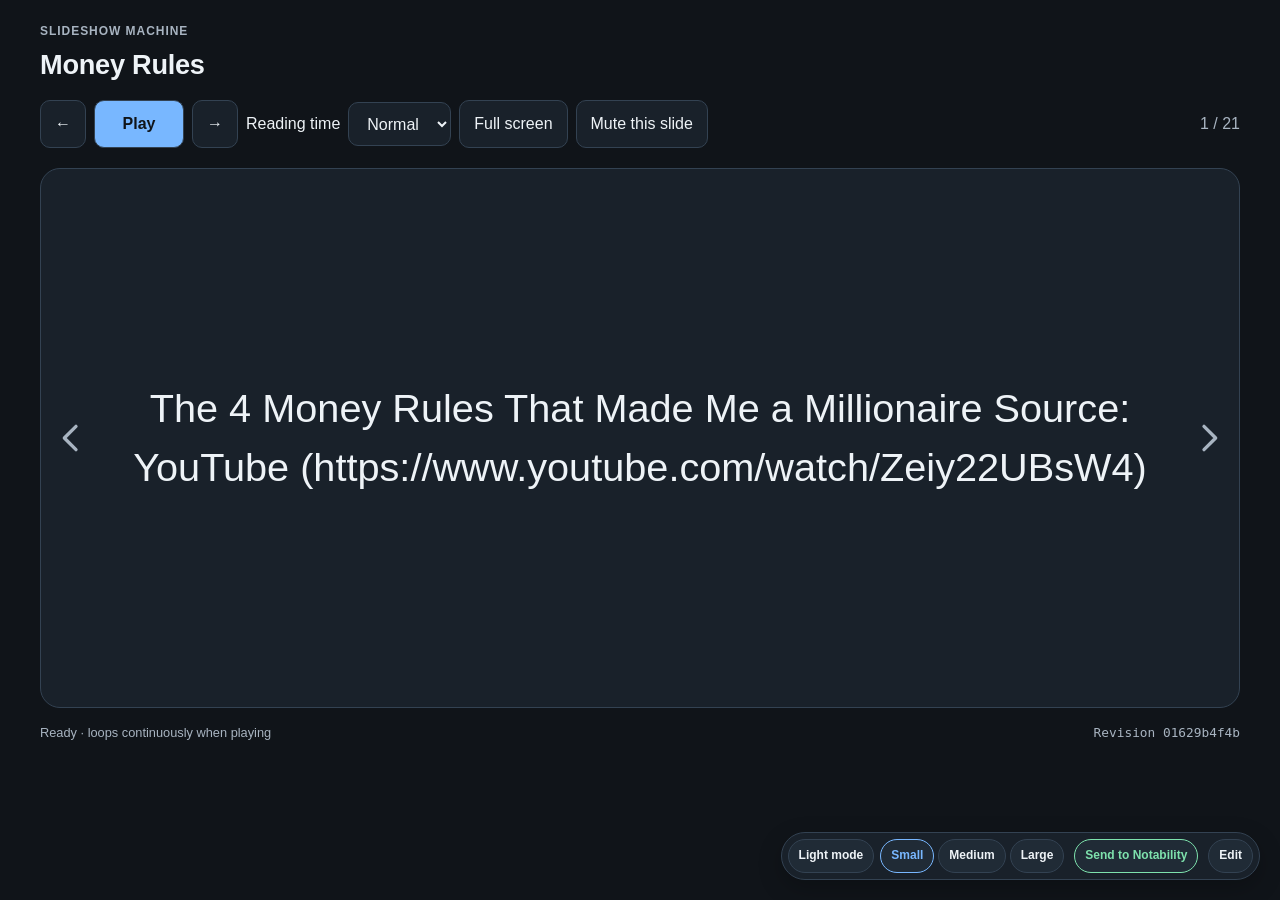
<file: decks/money-rules.html>
<!doctype html>
<html lang="en" data-theme="dark">
<head>
  <meta charset="utf-8">
  <meta name="viewport" content="width=device-width, initial-scale=1">
  <meta name="generator" content="html-doc template v1">
  <title>Money Rules</title>
  <style>
    :root {
      color-scheme: dark;
      --bg: #101419; --paper: #19212a; --paper-2: #202b36; --text: #eef3f7; --muted: #a8b4c1;
      --line: #334252; --accent: #78b7ff; --good: #7ee2ad; --warn: #f5c26b; --bad: #ff8a8a;
      --shadow: 0 8px 24px rgba(0, 0, 0, .22);
    }
    :root[data-theme="light"] {
      color-scheme: light;
      --bg: #f5f7fb; --paper: #fff; --paper-2: #edf2f7; --text: #162130; --muted: #5a6877;
      --line: #cbd6e2; --accent: #175cc5; --good: #087443; --warn: #8a5a00; --bad: #b42318;
      --shadow: 0 8px 24px rgba(20, 30, 45, .12);
    }
    * { box-sizing: border-box; }
    html, body { background: var(--bg); }
    body {
      margin: 0; color: var(--text);
      font: 1rem/1.6 -apple-system, BlinkMacSystemFont, "Segoe UI", Helvetica, Arial, sans-serif;
      overflow-wrap: anywhere;
    }
    main { width: min(920px, calc(100% - 32px)); margin: 0 auto; padding: 44px 0 96px; }

    /* Header */
    .eyebrow { margin: 0 0 8px; color: var(--muted); font-size: .75rem; font-weight: 800; letter-spacing: .08em; text-transform: uppercase; }
    .eyebrow:empty, .lede:empty { display: none; }
    h1 { margin: 0 0 10px; font-size: clamp(1.8rem, 5vw, 2.6rem); line-height: 1.15; letter-spacing: -.01em; }
    .lede { max-width: 790px; margin: 0 0 28px; color: var(--muted); font-size: 1.05rem; }

    /* Sections render as cards (pandoc --section-divs emits <section>) */
    section { margin: 20px 0; padding: 22px 24px; border: 1px solid var(--line); border-radius: 10px; background: var(--paper); }
    section section { margin: 16px 0 0; padding: 0; border: 0; background: transparent; }
    h2 { margin: 0 0 12px; font-size: 1.35rem; line-height: 1.25; }
    h3 { margin: 18px 0 8px; font-size: 1.08rem; }
    h4, h5, h6 { margin: 14px 0 6px; font-size: 1rem; color: var(--muted); }
    section > h2:first-child, section > h3:first-child { margin-top: 0; }

    /* Body text */
    p { margin: 10px 0; }
    ul, ol { margin: 10px 0; padding-left: 24px; }
    li + li { margin-top: 6px; }
    li > p { margin: 4px 0; }
    a { color: var(--accent); text-underline-offset: 2px; }
    strong { font-weight: 700; }
    hr { margin: 28px 0; border: 0; border-top: 1px solid var(--line); }
    section > hr:last-child { display: none; }
    ul.task-list, ul:has(> li > input[type="checkbox"]) { list-style: none; padding-left: 4px; }
    li > input[type="checkbox"], li > label > input[type="checkbox"] { margin: 0 8px 0 0; vertical-align: -1px; accent-color: var(--accent); }
    img, video { max-width: 100%; height: auto; border-radius: 6px; }
    blockquote { margin: 14px 0; padding: 10px 16px; border-left: 4px solid var(--accent); border-radius: 0 6px 6px 0; background: var(--paper-2); color: var(--text); }
    blockquote > :first-child { margin-top: 0; }
    blockquote > :last-child { margin-bottom: 0; }

    /* Code: wraps instead of scrolling, so print/PDF keeps everything */
    code, pre, kbd { font-family: ui-monospace, SFMono-Regular, Menlo, Consolas, monospace; font-size: .88em; }
    :not(pre) > code { padding: .1em .35em; border: 1px solid var(--line); border-radius: 4px; background: var(--paper-2); }
    pre { margin: 12px 0; padding: 12px 14px; border: 1px solid var(--line); border-radius: 6px; background: var(--bg); white-space: pre-wrap; overflow-wrap: anywhere; }
    pre code { padding: 0; border: 0; background: none; }

    /* Tables: full width, wrapping cells, no scroll container */
    table { width: 100%; margin: 14px 0; border-collapse: collapse; font-size: .94rem; }
    th, td { padding: 8px 10px; border: 1px solid var(--line); text-align: left; vertical-align: top; }
    thead th { background: var(--paper-2); font-weight: 700; }
    tbody tr:nth-child(even) td { background: color-mix(in srgb, var(--paper-2) 45%, transparent); }

    /* Callouts: <div class="callout note|good|warn|bad"> */
    .callout { margin: 14px 0; padding: 12px 16px; border: 1px solid var(--line); border-left: 4px solid var(--accent); border-radius: 6px; background: var(--paper-2); }
    .callout.good { border-left-color: var(--good); }
    .callout.warn { border-left-color: var(--warn); }
    .callout.bad { border-left-color: var(--bad); }
    .callout > :first-child { margin-top: 0; }
    .callout > :last-child { margin-bottom: 0; }
    .muted { color: var(--muted); }

    /* Floating controls */
    .controls { position: fixed; right: 20px; bottom: 20px; z-index: 10; display: flex; flex-wrap: wrap; justify-content: flex-end; align-items: center; gap: 6px; max-width: calc(100% - 32px); padding: 6px; border: 1px solid var(--line); border-radius: 999px; background: var(--paper); box-shadow: var(--shadow); }
    .controls button { min-height: 34px; border: 1px solid var(--line); border-radius: 999px; background: var(--paper-2); color: var(--text); padding: 6px 10px; font: inherit; font-size: .75rem; font-weight: 700; cursor: pointer; }
    .controls button:hover, .controls button:focus-visible, .controls button[aria-pressed="true"] { border-color: var(--accent); color: var(--accent); outline: none; }
    .sizes { display: flex; gap: 4px; }
    .notability-button { margin-left: 4px; border-color: var(--good) !important; color: var(--good) !important; }
    .notability-button:hover, .notability-button:focus-visible { background: color-mix(in srgb, var(--good) 12%, var(--paper-2)); outline: 2px solid var(--good); }
    .edit-button { margin-left: 4px; }
    .edit-button[aria-pressed="true"] { border-color: var(--warn) !important; color: var(--warn) !important; }
    .save-button { display: none; border-color: var(--accent) !important; color: var(--accent) !important; }
    .save-button.visible { display: inline-flex; align-items: center; }
    main.editing { outline: 2px dashed var(--warn); outline-offset: 10px; border-radius: 8px; }
    main.editing section { cursor: text; }

    @media (max-width: 640px) {
      main { padding-top: 28px; }
      section { padding: 16px; }
      .controls { right: 8px; bottom: 8px; border-radius: 14px; }
    }

    @media print {
      :root, :root[data-theme="dark"], :root[data-theme="light"] {
        color-scheme: light;
        --bg: #fff; --paper: #fff; --paper-2: #f3f5f7; --text: #000; --muted: #333;
        --line: #777; --accent: #0645ad; --good: #075e33; --warn: #704800; --bad: #8a1c12;
        --shadow: none;
      }
      html, body { background: #fff !important; color: #000 !important; font-size: 100% !important; }
      main { width: 100%; padding: 0; outline: none !important; }
      section, pre, blockquote, .callout, table, th, td { -webkit-print-color-adjust: exact; print-color-adjust: exact; }
      blockquote, .callout, pre, tr, li { break-inside: avoid; }
      h2, h3 { break-after: avoid; }
      .controls { display: none !important; }
    }
  </style>
<style>
/* Playback sits inside the shared html-doc document shell. */
main { width: min(1200px, calc(100% - 32px)); padding: 22px 0 125px; }
header h1 { font-size: clamp(1.15rem, 2.5vw, 1.7rem); margin-bottom: 20px; }
.playback { display: flex; gap: 8px; align-items: center; flex-wrap: wrap; margin-bottom: 20px; }
.playback button, .playback select { font: inherit; color: var(--text); background: var(--paper); border: 1px solid var(--line); border-radius: 10px; padding: 10px 14px; min-height: 44px; }
.playback button { cursor: pointer; }
.playback button:focus-visible, .playback select:focus-visible { outline: 3px solid var(--accent); outline-offset: 2px; }
#play { background: var(--accent); color: var(--bg); min-width: 90px; font-weight: 800; }
.playback label { display: flex; gap: 8px; align-items: center; }
#counter { color: var(--muted); margin-left: auto; font-variant-numeric: tabular-nums; }
.stage { min-height: min(60dvh, 700px); display: grid; place-items: center; background: var(--paper); border: 1px solid var(--line); border-radius: 20px; padding: clamp(22px, 5vw, 65px); touch-action: pan-y; }
.slide { width: 100%; font-size: clamp(1.55rem, 3.1vw, 2.9rem); line-height: 1.5; text-align: center; overflow-wrap: anywhere; }
.slide[hidden] { display: none; }
.stage { position: relative; padding-inline: max(64px, min(5vw, 65px)); }
.edge-navigation { position: absolute; top: 50%; transform: translateY(-50%); z-index: 3; display: grid; place-items: center; width: 52px; height: 88px; padding: 0; border: 0; border-radius: 12px; background: transparent; color: var(--muted); cursor: pointer; touch-action: manipulation; }
.edge-previous { left: max(4px, env(safe-area-inset-left)); }
.edge-next { right: max(4px, env(safe-area-inset-right)); }
.edge-navigation svg { width: 40px; height: 40px; fill: none; stroke: currentColor; stroke-width: 2; stroke-linecap: round; stroke-linejoin: round; }
.edge-navigation:hover { color: var(--text); background: color-mix(in srgb, var(--text) 7%, transparent); }
.edge-navigation:focus-visible { outline: 3px solid var(--accent); outline-offset: -3px; color: var(--text); }
.slide h1, .slide h2, .slide h3 { font-size: 1.2em; line-height: 1.25; }
.slide p { margin: 0.6em 0; }
.slide ul, .slide ol { text-align: left; }
footer { display: flex; gap: 15px; justify-content: space-between; flex-wrap: wrap; color: var(--muted); margin-top: 15px; font-size: .8rem; }
.revision { font-family: monospace; }
.presenting, .presenting body { overflow: hidden; }
.presenting main { width: 100%; padding: 0; }
.presenting .stage { position: fixed; inset: 0; width: 100%; height: 100dvh; min-height: 0; margin: 0; border: 0; border-radius: 0; padding: clamp(24px, 6vw, 90px); padding-inline: max(64px, min(6vw, 90px)); }
.presenting main > header, .presenting .playback, .presenting footer { position: fixed; z-index: 11; padding: 12px 18px; margin: 0; background: var(--paper); box-shadow: var(--shadow); }
.presenting main > header { top: 0; left: 0; right: 0; }
.presenting main > header h1 { margin: 0; font-size: 1rem; }
.presenting main > header .eyebrow { display: none; }
.presenting .playback { bottom: 0; left: 0; right: 0; }
.presenting footer { top: 48px; left: 0; right: 0; font-size: .75rem; }
.presenting .controls { bottom: 85px; z-index: 12; }
.presenting.controls-hidden main > header,
.presenting.controls-hidden .playback,
.presenting.controls-hidden footer,
.presenting.controls-hidden .controls { visibility: hidden; pointer-events: none; }
.presenting.controls-hidden { cursor: none; }
@media (max-width: 600px) {
  main { width: calc(100% - 24px); padding-top: 16px; padding-bottom: 190px; }
  .stage { min-height: 48dvh; padding: 24px 64px; }
  .slide { font-size: 1.65rem; }
  .playback label { font-size: .8rem; }
  #counter { margin-left: 0; }
}
@media print { .edge-navigation { display: none; } }

#muted-slides { max-width: min(100%, 300px); }
.playback [hidden], #empty-slides[hidden] { display: none; }
.playback button:disabled, .edge-navigation:disabled { opacity: .4; cursor: default; }
#empty-slides { text-align: center; font-size: 1.3rem; }

</style>
</head>
<body>
  <main>
<header><p class="eyebrow">Slideshow Machine</p><h1>Money Rules</h1></header><nav class="playback" aria-label="Playback"><button id="previous" aria-label="Previous slide">←</button><button id="play">Play</button><button id="next" aria-label="Next slide">→</button><label>Reading time <select id="speed"><option value="0.5">Slower</option><option value="1" selected>Normal</option><option value="1.5">Faster</option><option value="2">Fastest</option></select></label><button id="fullscreen">Full screen</button><button id="mute">Mute this slide</button><select id="muted-slides" aria-label="Muted slides" hidden></select><button id="restore-slide" hidden>Restore selected slide</button><button id="restore-all" hidden>Restore all</button><span id="counter" aria-live="polite"></span></nav><div class="stage" tabindex="0" aria-label="Slideshow; use left and right arrows"><button type="button" id="edge-previous" class="edge-navigation edge-previous" aria-label="Previous slide"><svg viewBox="0 0 24 24" aria-hidden="true" focusable="false"><polyline points="15 5 8 12 15 19" /></svg></button><button type="button" id="edge-next" class="edge-navigation edge-next" aria-label="Next slide"><svg viewBox="0 0 24 24" aria-hidden="true" focusable="false"><polyline points="9 5 16 12 9 19" /></svg></button><article class="slide" data-id="73cec3e7841eae8521b7c1ebb695be2d4d6deeb7da96ece5c83bc7c9290532e5-1" data-seconds="8" ><p>The 4 Money Rules That Made Me a Millionaire Source: YouTube (https://www.youtube.com/watch/Zeiy22UBsW4)</p>
</article><article class="slide" data-id="31362878f5ab4c04fd8f3e45a0e1817e672bb832645653258f9b7014ead54a98-1" data-seconds="20" hidden><p>This video outlines a four-step framework for achieving significant wealth, presented by an entrepreneur who went from being broke to a multi-millionaire. The core philosophy is that financial success is not about luck but about systematically applying a set of rules that make success inevitable.</p>
</article><article class="slide" data-id="ec45b72479cee76eedf9c38fb82e7d68f1101ebcb95cbaa9481ba0df98501f4f-1" data-seconds="16" hidden><p>The strategy involves first mastering a high-value skill, then leveraging that skill to build equity rather than trading time for a salary. This process requires long-term patience with results but impatience with daily action.</p>
</article><article class="slide" data-id="bb30371fb520c36a66cc098ab499341ed2d77cda26696de99218e834d1bb074b-1" data-seconds="8" hidden><p>Finally, one can accelerate this journey by strategically placing oneself in a high-opportunity environment.</p>
</article><article class="slide" data-id="25e3c315424315098ab98cc40515455c3f2874e7e4eae66dacbd68cff8981bea-1" data-seconds="18" hidden><p>To achieve wealth, the first rule is to Master One High-Value, Money-Making Skill. The foundation of wealth is mastery in one of four specific skills. Instead of being a generalist, you must become exceptional in one of these areas.</p>
</article><article class="slide" data-id="f0e1136675de400afc7dd7e1956340b7a60699cf85056adee9ba8eb360a9ff3d-1" data-seconds="8" hidden><p>The first high-value, money-making skill is Selling: the art of persuasion, marketing, and closing deals.</p>
</article><article class="slide" data-id="5c6147c0a568734e61b9410ff18240b87067436022d7c9b0855d5f20b1cf33df-1" data-seconds="9" hidden><p>The second high-value, money-making skill is Making: the ability to create products, whether digital (apps, content) or physical.</p>
</article><article class="slide" data-id="92cc4705b40b70062854ee12597bf545e13e055cf4ee3b8bbc8d64115f7314f2-1" data-seconds="10" hidden><p>The third high-value, money-making skill is Designing: possessing exceptional taste and an understanding of form and function (e.g., Steve Jobs).</p>
</article><article class="slide" data-id="31a941134e9ef44377c277e0f1ed8e8a8148a406c07fa5d1c2a9594fe2516dd2-1" data-seconds="12" hidden><p>The fourth high-value, money-making skill is Hunting: the skill of spotting undervalued opportunities, such as in real estate, stocks, or angel investing (e.g., Warren Buffett).</p>
</article><article class="slide" data-id="27ef236d1f7d3ceb663f1db03f9787f141af9b45db1cae50437c8d10e103aa72-1" data-seconds="16" hidden><p>To master a skill, immerse yourself in an environment where it is practiced at a high level, identify the top performer, and then double their inputs while obsessively studying the craft in your off-hours.</p>
</article><article class="slide" data-id="d732c84f9e02402a120fffe6f52abbe63fd07dbed6198c8c14bdc8190fcee244-1" data-seconds="14" hidden><p>The second rule of money is to Own Equity, Don’t Rent Your Time. A salary, while providing security, is a cap on your earning potential. True wealth is built through ownership.</p>
</article><article class="slide" data-id="200d88a13577ea7328c883cee13440449ce179727567299fde5aff3014376733-1" data-seconds="16" hidden><p>Once you have developed your money-making skill, the next step in owning equity is to use it to build equity, not to earn a higher wage. This can be accomplished in three primary ways.</p>
</article><article class="slide" data-id="283ae01d3f6904a17779177806d98f59eeff2e8fe53f84e0c5009f543e074041-1" data-seconds="14" hidden><p>The first is Code: turn your skill into a scalable digital product, like a software application or a website theme, that can be sold many times over with minimal additional effort.</p>
</article><article class="slide" data-id="875911fd6aecc654fc44352154ddc7baed646b3f58f8c9d87060671038633eb7-1" data-seconds="12" hidden><p>The second way to own equity is through Content: package your knowledge into scalable media like books, courses, or videos that can reach a massive audience.</p>
</article><article class="slide" data-id="047ce95993731d40680e8f1087650752b7b0b72f2b40ef0c5083feb504183def-1" data-seconds="14" hidden><p>The third way to own equity is through Capital: use your skill (particularly "hunting") to invest capital—your own or others'—into assets that generate returns, taking a percentage of the profits.</p>
</article><article class="slide" data-id="4c5650b77963a780da1b5f6400bc8bd06c3c7473034827a39f9cdae5c3a99117-1" data-seconds="14" hidden><p>The third rule of money is to Wait: Be Patient with Results, Impatient with Action. Wealth creation is an inevitable outcome of following the right process, but it is not instantaneous.</p>
</article><article class="slide" data-id="6025800f8d9ad5c7b65b44ad5d969688103a4bb4625fe075c52ca0d7bef75f6e-1" data-seconds="8" hidden><p>The key is to adopt a mindset of being "impatient with action and patient with results."</p>
</article><article class="slide" data-id="19b8dd69dfdc992d97f84e85e2df0c58f205c6f2596c473903738f90e42b50fc-1" data-seconds="17" hidden><p>This means executing with urgency and consistency on a daily basis while understanding that the significant rewards will take years to materialize. Resisting the urge to constantly check for growth allows your efforts to compound over time.</p>
</article><article class="slide" data-id="aca3612f9a404b42919bee513587e62c3bc704a58ba08797bfc5b4d86f2d5968-1" data-seconds="16" hidden><p>The fourth rule of money is Proximity is Power. You can dramatically accelerate your progress by physically moving to the epicenter of your chosen industry (e.g., Silicon Valley for tech, Los Angeles for entertainment).</p>
</article><article class="slide" data-id="f3d9638b388dc9bc71545169b25ea37a3af86e491b74a1564b17a99419b2407e-1" data-seconds="18" hidden><p>Surrounding yourself with ambitious, like-minded individuals who are on the same path creates opportunities for learning, networking, and luck. Your environment and the people you associate with have a direct and powerful influence on your mindset, standards, and ultimate success.</p>
</article><article class="slide" data-id="028117819b7f8a6bbe2b332151590b022a1047638278273eede2ea2416bb3448-1" data-seconds="8" hidden><p>If you want to change your life, change your zip code.</p>
</article><p id="empty-slides" hidden>All slides muted. Restore a slide above to watch again.</p></div><footer><span id="status" role="status">Ready · loops continuously when playing</span><span class="revision">Revision 01629b4f4b</span></footer>
</main>
  <div class="controls" aria-label="Document display controls">
    <button type="button" data-theme-control>Light mode</button>
    <div class="sizes" role="group" aria-label="Font size">
      <button type="button" data-size="small" aria-pressed="true">Small</button>
      <button type="button" data-size="medium" aria-pressed="false">Medium</button>
      <button type="button" data-size="large" aria-pressed="false">Large</button>
    </div>
    <button type="button" class="notability-button" data-notability>Send to Notability</button>
    <button type="button" class="edit-button" data-edit aria-pressed="false">Edit</button>
    <button type="button" class="save-button" data-save>Save</button>
  </div>
  <script>
    (() => {
      const root = document.documentElement;
      const theme = document.querySelector('[data-theme-control]');
      const buttons = [...document.querySelectorAll('[data-size]')];
      const notability = document.querySelector('[data-notability]');
      const editButton = document.querySelector('[data-edit]');
      const saveButton = document.querySelector('[data-save]');
      const main = document.querySelector('main');
      const sizes = { small: '100%', medium: '150%', large: '200%' };
      const setTheme = (value) => { root.dataset.theme = value; theme.textContent = value === 'dark' ? 'Light mode' : 'Dark mode'; };
      const setSize = (value) => { root.style.fontSize = sizes[value]; buttons.forEach((button) => button.setAttribute('aria-pressed', String(button.dataset.size === value))); };
      const sendToNotability = () => {
        if (window.location.protocol !== 'file:') { alert('Send to Notability is available for local HTML files.'); return; }
        window.location.href = 'to-notability://import?file=' + encodeURIComponent(window.location.href);
      };

      // WYSIWYG in-place edit: Edit makes <main> editable, Save copies the
      // serialized page to the clipboard and hands off to the local
      // wysiwyg-save:// handler, which writes it to this exact file (with a
      // timestamped backup in <folder>/.wysiwyg-save-backups/).
      let editing = false;
      const setEditing = (value) => {
        editing = value;
        main.contentEditable = value ? 'true' : 'false';
        main.classList.toggle('editing', value);
        editButton.textContent = value ? 'Editing…' : 'Edit';
        editButton.setAttribute('aria-pressed', String(value));
        saveButton.classList.toggle('visible', value);
      };
      const serializedDocument = () => {
        const clone = root.cloneNode(true);
        clone.removeAttribute('style');
        clone.setAttribute('data-theme', 'dark');
        const clonedMain = clone.querySelector('main');
        clonedMain?.removeAttribute('contenteditable');
        clonedMain?.classList.remove('editing');
        clone.querySelector('[data-edit]')?.setAttribute('aria-pressed', 'false');
        clone.querySelector('[data-edit]')?.replaceChildren(document.createTextNode('Edit'));
        clone.querySelector('[data-save]')?.classList.remove('visible');
        return '<!doctype html>\n' + clone.outerHTML + '\n';
      };
      const copyToClipboard = (text) => {
        const area = document.createElement('textarea');
        area.value = text;
        area.style.position = 'fixed';
        area.style.opacity = '0';
        document.body.appendChild(area);
        area.focus();
        area.select();
        let ok = false;
        try { ok = document.execCommand('copy'); } catch { ok = false; }
        document.body.removeChild(area);
        return ok;
      };
      const saveDoc = () => {
        if (window.location.protocol !== 'file:') { alert('Save is available for local HTML files.'); return; }
        const html = serializedDocument();
        if (!copyToClipboard(html)) { alert('Save failed: could not copy the document to the clipboard.'); return; }
        window.location.href = 'wysiwyg-save://write?file=' + encodeURIComponent(decodeURIComponent(window.location.pathname));
        saveButton.textContent = 'Saved';
        setEditing(false);
        setTimeout(() => { saveButton.textContent = 'Save'; }, 1500);
      };

      setTheme('dark'); setSize('small');
      theme.addEventListener('click', () => setTheme(root.dataset.theme === 'dark' ? 'light' : 'dark'));
      buttons.forEach((button) => button.addEventListener('click', () => setSize(button.dataset.size)));
      notability.addEventListener('click', sendToNotability);
      editButton.addEventListener('click', () => setEditing(!editing));
      saveButton.addEventListener('click', saveDoc);
    })();
  </script>
<script>
(() => {
  'use strict';
  const slides = [...document.querySelectorAll('.slide')];
  const play = document.getElementById('play');
  const status = document.getElementById('status');
  const speed = document.getElementById('speed');
  const mute = document.getElementById('mute');
  const mutedPicker = document.getElementById('muted-slides');
  const restore = document.getElementById('restore-slide');
  const restoreAll = document.getElementById('restore-all');
  const storageKey = `slideshow-muted:v1:${window.location.pathname}`;
  const slideIds = slides.map(slide => slide.dataset.id);
  let muted = new Set();
  try {
    const saved = JSON.parse(window.localStorage.getItem(storageKey) || '[]');
    if (Array.isArray(saved)) muted = new Set(saved.filter(id => slideIds.includes(id)));
  } catch { /* Playback still works when browser storage is unavailable. */ }
  let index = 0;
  let playing = false;
  let timer = null;
  let wake = null;
  let requestingWake = false;
  let touchX = null;

  function activeIndices() {
    return slides.flatMap((slide, i) => muted.has(slideIds[i]) ? [] : [i]);
  }
  function nextIndex(delta) {
    if (!activeIndices().length) return -1;
    for (let offset = 1; offset <= slides.length; offset++) {
      const candidate = (index + delta * offset + slides.length) % slides.length;
      if (!muted.has(slideIds[candidate])) return candidate;
    }
    return -1;
  }
  function saveMuted() {
    try { window.localStorage.setItem(storageKey, JSON.stringify([...muted])); }
    catch { status.textContent = 'Mute changes apply now but cannot be saved in this browser.'; }
  }

  function show() {
    const active = activeIndices();
    const empty = active.length === 0;
    slides.forEach((slide, i) => { slide.hidden = i !== index; });
    document.getElementById('empty-slides').hidden = !empty;
    document.getElementById('counter').textContent = empty ? 'All slides muted' : `${index + 1} / ${slides.length}` + (muted.size ? ` · ${active.length} active` : '');
    play.disabled = empty;
    mute.disabled = empty;
    for (const id of ['previous', 'next', 'edge-previous', 'edge-next']) document.getElementById(id).disabled = empty;
    const selection = mutedPicker.value;
    const options = slides.flatMap((slide, i) => {
      if (!muted.has(slideIds[i])) return [];
      const option = document.createElement('option');
      option.value = String(i);
      option.textContent = `Slide ${i + 1}: ${slide.textContent.trim().replace(/\s+/g, ' ').slice(0, 65)}`;
      return [option];
    });
    mutedPicker.replaceChildren(...options);
    if (options.some(option => option.value === selection)) mutedPicker.value = selection;
    mutedPicker.hidden = restore.hidden = restoreAll.hidden = !muted.size;
    mutedPicker.setAttribute('aria-label', `Muted slides (${muted.size})`);
    play.textContent = playing ? 'Pause' : 'Play';
    play.setAttribute('aria-pressed', String(playing));
  }
  function schedule() {
    clearTimeout(timer);
    timer = null;
    if (playing && index >= 0 && !document.hidden) {
      timer = setTimeout(() => {
        index = nextIndex(1);
        show();
        schedule();
      }, Number(slides[index].dataset.seconds) * 1000 / Number(speed.value));
    }
  }
  async function releaseWake() {
    const held = wake;
    wake = null;
    if (held) { try { await held.release(); } catch { /* Already released by OS. */ } }
  }
  async function requestWake() {
    if (!playing || document.hidden || wake || requestingWake) return;
    if (!('wakeLock' in navigator)) {
      status.textContent = 'Playing · keep this page open. If the screen sleeps, set iPad Auto-Lock to Never.';
      return;
    }
    requestingWake = true;
    try {
      const lock = await navigator.wakeLock.request('screen');
      if (!playing || document.hidden) { await lock.release(); return; }
      wake = lock;
      lock.addEventListener('release', () => {
        if (wake === lock) wake = null;
        if (playing) status.textContent = 'Playing · screen-awake lock released. Keep the screen awake manually if needed.';
      });
      status.textContent = 'Playing · looping · keeping screen awake';
    } catch {
      if (playing) status.textContent = 'Playing · screen-awake unavailable. iPad: Settings → Display & Brightness → Auto-Lock → Never, if available.';
    } finally { requestingWake = false; }
  }
  function setPlaying(value) {
    playing = value && activeIndices().length > 0;
    show();
    schedule();
    if (playing) {
      status.textContent = 'Playing · loops continuously';
      requestWake();
    } else {
      status.textContent = 'Paused · press Play to resume';
      releaseWake();
    }
  }
  function step(delta) {
    index = nextIndex(delta);
    show();
    schedule();
  }
  mute.addEventListener('click', () => {
    if (index < 0) return;
    muted.add(slideIds[index]);
    index = nextIndex(1);
    if (index < 0) setPlaying(false);
    else { show(); schedule(); }
    saveMuted();
  });
  function restoreMuted(all) {
    const restoredIndex = Number(mutedPicker.value);
    if (all) muted.clear();
    else muted.delete(slideIds[restoredIndex]);
    if (index < 0) index = all ? 0 : restoredIndex;
    show();
    schedule();
    saveMuted();
  }
  restore.addEventListener('click', () => restoreMuted(false));
  restoreAll.addEventListener('click', () => restoreMuted(true));
  play.addEventListener('click', () => setPlaying(!playing));
  document.getElementById('previous').addEventListener('click', () => step(-1));
  document.getElementById('next').addEventListener('click', () => step(1));
  document.getElementById('edge-previous').addEventListener('click', () => step(-1));
  document.getElementById('edge-next').addEventListener('click', () => step(1));
  speed.addEventListener('change', schedule);
  document.addEventListener('visibilitychange', () => {
    schedule();
    if (document.hidden) releaseWake();
    else if (playing) requestWake();
  });
  window.addEventListener('pagehide', () => { clearTimeout(timer); releaseWake(); });
  window.addEventListener('pageshow', () => { schedule(); if (playing) requestWake(); });
  document.addEventListener('keydown', event => {
    if (event.target.closest('input, textarea, select, button, [contenteditable="true"]')) return;
    if (event.key === 'ArrowRight') { event.preventDefault(); step(1); }
    if (event.key === 'ArrowLeft') { event.preventDefault(); step(-1); }
    if (event.code === 'Space') { event.preventDefault(); setPlaying(!playing); }
  });
  const stage = document.querySelector('.stage');
  stage.addEventListener('touchstart', event => {
    touchX = event.target.closest('.edge-navigation') ? null : event.touches[0].clientX;
  }, {passive: true});
  stage.addEventListener('touchend', event => {
    if (touchX === null) return;
    const delta = event.changedTouches[0].clientX - touchX;
    touchX = null;
    if (Math.abs(delta) > 65) step(delta < 0 ? 1 : -1);
  }, {passive: true});
  const fullscreen = document.getElementById('fullscreen');
  const root = document.documentElement;
  let presenting = false;
  let nativeFullscreen = false;
  let controlsTimer = null;
  function revealControls() {
    clearTimeout(controlsTimer);
    root.classList.remove('controls-hidden');
    if (!presenting) return;
    controlsTimer = setTimeout(() => {
      // Keep the speed picker and document editor usable while interacting.
      if (document.activeElement?.closest('select, [contenteditable="true"]')) {
        revealControls();
        return;
      }
      if (document.activeElement?.closest('.playback, .controls')) stage.focus({preventScroll: true});
      root.classList.add('controls-hidden');
    }, 3000);
  }
  function setPresentation(value) {
    presenting = value;
    root.classList.toggle('presenting', value);
    root.classList.remove('controls-hidden');
    clearTimeout(controlsTimer);
    fullscreen.textContent = value ? 'Exit full screen' : 'Full screen';
    fullscreen.setAttribute('aria-pressed', String(value));
    if (value) {
      stage.focus({preventScroll: true});
      root.classList.add('controls-hidden');
    }
  }
  async function exitPresentation() {
    setPresentation(false);
    if (document.fullscreenElement) await document.exitFullscreen();
  }
  fullscreen.addEventListener('click', async () => {
    if (presenting) { await exitPresentation(); return; }
    setPresentation(true);
    // Content-only view also works on devices without the browser fullscreen API.
    try { await root.requestFullscreen?.(); }
    catch { /* Keep the content-only view within the browser window. */ }
  });
  document.addEventListener('fullscreenchange', () => {
    if (document.fullscreenElement) {
      nativeFullscreen = true;
      if (!presenting) setPresentation(true);
    } else if (nativeFullscreen) {
      nativeFullscreen = false;
      setPresentation(false);
    }
  });
  document.addEventListener('pointerdown', event => {
    if (!event.target?.closest('.edge-navigation')) revealControls();
  });
  document.addEventListener('focusin', event => {
    if (presenting && event.target.closest('.playback, .controls')) revealControls();
  });
  document.addEventListener('keydown', event => {
    if (event.key === 'Escape' && presenting) {
      event.preventDefault();
      exitPresentation();
    } else if (presenting && !event.target.closest('.edge-navigation')) revealControls();
  });
  index = muted.has(slideIds[0]) ? nextIndex(1) : 0;
  show();
})();

</script>
</body>
</html>
</file>
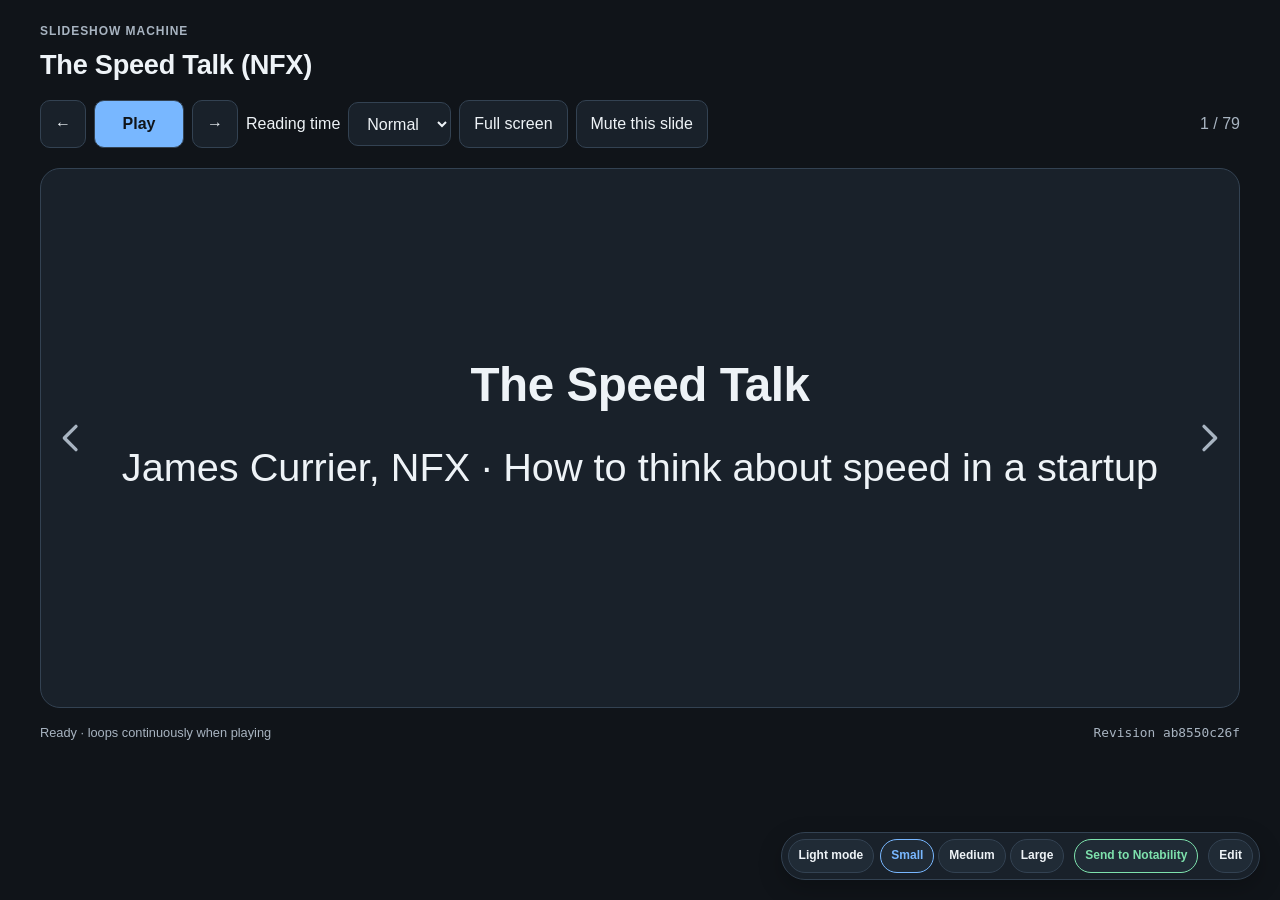
<file: decks/nfx-speed-talk.html>
<!doctype html>
<html lang="en" data-theme="dark">
<head>
  <meta charset="utf-8">
  <meta name="viewport" content="width=device-width, initial-scale=1">
  <meta name="generator" content="html-doc template v1">
  <title>The Speed Talk (NFX)</title>
  <style>
    :root {
      color-scheme: dark;
      --bg: #101419; --paper: #19212a; --paper-2: #202b36; --text: #eef3f7; --muted: #a8b4c1;
      --line: #334252; --accent: #78b7ff; --good: #7ee2ad; --warn: #f5c26b; --bad: #ff8a8a;
      --shadow: 0 8px 24px rgba(0, 0, 0, .22);
    }
    :root[data-theme="light"] {
      color-scheme: light;
      --bg: #f5f7fb; --paper: #fff; --paper-2: #edf2f7; --text: #162130; --muted: #5a6877;
      --line: #cbd6e2; --accent: #175cc5; --good: #087443; --warn: #8a5a00; --bad: #b42318;
      --shadow: 0 8px 24px rgba(20, 30, 45, .12);
    }
    * { box-sizing: border-box; }
    html, body { background: var(--bg); }
    body {
      margin: 0; color: var(--text);
      font: 1rem/1.6 -apple-system, BlinkMacSystemFont, "Segoe UI", Helvetica, Arial, sans-serif;
      overflow-wrap: anywhere;
    }
    main { width: min(920px, calc(100% - 32px)); margin: 0 auto; padding: 44px 0 96px; }

    /* Header */
    .eyebrow { margin: 0 0 8px; color: var(--muted); font-size: .75rem; font-weight: 800; letter-spacing: .08em; text-transform: uppercase; }
    .eyebrow:empty, .lede:empty { display: none; }
    h1 { margin: 0 0 10px; font-size: clamp(1.8rem, 5vw, 2.6rem); line-height: 1.15; letter-spacing: -.01em; }
    .lede { max-width: 790px; margin: 0 0 28px; color: var(--muted); font-size: 1.05rem; }

    /* Sections render as cards (pandoc --section-divs emits <section>) */
    section { margin: 20px 0; padding: 22px 24px; border: 1px solid var(--line); border-radius: 10px; background: var(--paper); }
    section section { margin: 16px 0 0; padding: 0; border: 0; background: transparent; }
    h2 { margin: 0 0 12px; font-size: 1.35rem; line-height: 1.25; }
    h3 { margin: 18px 0 8px; font-size: 1.08rem; }
    h4, h5, h6 { margin: 14px 0 6px; font-size: 1rem; color: var(--muted); }
    section > h2:first-child, section > h3:first-child { margin-top: 0; }

    /* Body text */
    p { margin: 10px 0; }
    ul, ol { margin: 10px 0; padding-left: 24px; }
    li + li { margin-top: 6px; }
    li > p { margin: 4px 0; }
    a { color: var(--accent); text-underline-offset: 2px; }
    strong { font-weight: 700; }
    hr { margin: 28px 0; border: 0; border-top: 1px solid var(--line); }
    section > hr:last-child { display: none; }
    ul.task-list, ul:has(> li > input[type="checkbox"]) { list-style: none; padding-left: 4px; }
    li > input[type="checkbox"], li > label > input[type="checkbox"] { margin: 0 8px 0 0; vertical-align: -1px; accent-color: var(--accent); }
    img, video { max-width: 100%; height: auto; border-radius: 6px; }
    blockquote { margin: 14px 0; padding: 10px 16px; border-left: 4px solid var(--accent); border-radius: 0 6px 6px 0; background: var(--paper-2); color: var(--text); }
    blockquote > :first-child { margin-top: 0; }
    blockquote > :last-child { margin-bottom: 0; }

    /* Code: wraps instead of scrolling, so print/PDF keeps everything */
    code, pre, kbd { font-family: ui-monospace, SFMono-Regular, Menlo, Consolas, monospace; font-size: .88em; }
    :not(pre) > code { padding: .1em .35em; border: 1px solid var(--line); border-radius: 4px; background: var(--paper-2); }
    pre { margin: 12px 0; padding: 12px 14px; border: 1px solid var(--line); border-radius: 6px; background: var(--bg); white-space: pre-wrap; overflow-wrap: anywhere; }
    pre code { padding: 0; border: 0; background: none; }

    /* Tables: full width, wrapping cells, no scroll container */
    table { width: 100%; margin: 14px 0; border-collapse: collapse; font-size: .94rem; }
    th, td { padding: 8px 10px; border: 1px solid var(--line); text-align: left; vertical-align: top; }
    thead th { background: var(--paper-2); font-weight: 700; }
    tbody tr:nth-child(even) td { background: color-mix(in srgb, var(--paper-2) 45%, transparent); }

    /* Callouts: <div class="callout note|good|warn|bad"> */
    .callout { margin: 14px 0; padding: 12px 16px; border: 1px solid var(--line); border-left: 4px solid var(--accent); border-radius: 6px; background: var(--paper-2); }
    .callout.good { border-left-color: var(--good); }
    .callout.warn { border-left-color: var(--warn); }
    .callout.bad { border-left-color: var(--bad); }
    .callout > :first-child { margin-top: 0; }
    .callout > :last-child { margin-bottom: 0; }
    .muted { color: var(--muted); }

    /* Floating controls */
    .controls { position: fixed; right: 20px; bottom: 20px; z-index: 10; display: flex; flex-wrap: wrap; justify-content: flex-end; align-items: center; gap: 6px; max-width: calc(100% - 32px); padding: 6px; border: 1px solid var(--line); border-radius: 999px; background: var(--paper); box-shadow: var(--shadow); }
    .controls button { min-height: 34px; border: 1px solid var(--line); border-radius: 999px; background: var(--paper-2); color: var(--text); padding: 6px 10px; font: inherit; font-size: .75rem; font-weight: 700; cursor: pointer; }
    .controls button:hover, .controls button:focus-visible, .controls button[aria-pressed="true"] { border-color: var(--accent); color: var(--accent); outline: none; }
    .sizes { display: flex; gap: 4px; }
    .notability-button { margin-left: 4px; border-color: var(--good) !important; color: var(--good) !important; }
    .notability-button:hover, .notability-button:focus-visible { background: color-mix(in srgb, var(--good) 12%, var(--paper-2)); outline: 2px solid var(--good); }
    .edit-button { margin-left: 4px; }
    .edit-button[aria-pressed="true"] { border-color: var(--warn) !important; color: var(--warn) !important; }
    .save-button { display: none; border-color: var(--accent) !important; color: var(--accent) !important; }
    .save-button.visible { display: inline-flex; align-items: center; }
    main.editing { outline: 2px dashed var(--warn); outline-offset: 10px; border-radius: 8px; }
    main.editing section { cursor: text; }

    @media (max-width: 640px) {
      main { padding-top: 28px; }
      section { padding: 16px; }
      .controls { right: 8px; bottom: 8px; border-radius: 14px; }
    }

    @media print {
      :root, :root[data-theme="dark"], :root[data-theme="light"] {
        color-scheme: light;
        --bg: #fff; --paper: #fff; --paper-2: #f3f5f7; --text: #000; --muted: #333;
        --line: #777; --accent: #0645ad; --good: #075e33; --warn: #704800; --bad: #8a1c12;
        --shadow: none;
      }
      html, body { background: #fff !important; color: #000 !important; font-size: 100% !important; }
      main { width: 100%; padding: 0; outline: none !important; }
      section, pre, blockquote, .callout, table, th, td { -webkit-print-color-adjust: exact; print-color-adjust: exact; }
      blockquote, .callout, pre, tr, li { break-inside: avoid; }
      h2, h3 { break-after: avoid; }
      .controls { display: none !important; }
    }
  </style>
<style>
/* Playback sits inside the shared html-doc document shell. */
main { width: min(1200px, calc(100% - 32px)); padding: 22px 0 125px; }
header h1 { font-size: clamp(1.15rem, 2.5vw, 1.7rem); margin-bottom: 20px; }
.playback { display: flex; gap: 8px; align-items: center; flex-wrap: wrap; margin-bottom: 20px; }
.playback button, .playback select { font: inherit; color: var(--text); background: var(--paper); border: 1px solid var(--line); border-radius: 10px; padding: 10px 14px; min-height: 44px; }
.playback button { cursor: pointer; }
.playback button:focus-visible, .playback select:focus-visible { outline: 3px solid var(--accent); outline-offset: 2px; }
#play { background: var(--accent); color: var(--bg); min-width: 90px; font-weight: 800; }
.playback label { display: flex; gap: 8px; align-items: center; }
#counter { color: var(--muted); margin-left: auto; font-variant-numeric: tabular-nums; }
.stage { min-height: min(60dvh, 700px); display: grid; place-items: center; background: var(--paper); border: 1px solid var(--line); border-radius: 20px; padding: clamp(22px, 5vw, 65px); touch-action: pan-y; }
.slide { width: 100%; font-size: clamp(1.55rem, 3.1vw, 2.9rem); line-height: 1.5; text-align: center; overflow-wrap: anywhere; }
.slide[hidden] { display: none; }
.stage { position: relative; padding-inline: max(64px, min(5vw, 65px)); }
.edge-navigation { position: absolute; top: 50%; transform: translateY(-50%); z-index: 3; display: grid; place-items: center; width: 52px; height: 88px; padding: 0; border: 0; border-radius: 12px; background: transparent; color: var(--muted); cursor: pointer; touch-action: manipulation; }
.edge-previous { left: max(4px, env(safe-area-inset-left)); }
.edge-next { right: max(4px, env(safe-area-inset-right)); }
.edge-navigation svg { width: 40px; height: 40px; fill: none; stroke: currentColor; stroke-width: 2; stroke-linecap: round; stroke-linejoin: round; }
.edge-navigation:hover { color: var(--text); background: color-mix(in srgb, var(--text) 7%, transparent); }
.edge-navigation:focus-visible { outline: 3px solid var(--accent); outline-offset: -3px; color: var(--text); }
.slide h1, .slide h2, .slide h3 { font-size: 1.2em; line-height: 1.25; }
.slide p { margin: 0.6em 0; }
.slide ul, .slide ol { text-align: left; }
footer { display: flex; gap: 15px; justify-content: space-between; flex-wrap: wrap; color: var(--muted); margin-top: 15px; font-size: .8rem; }
.revision { font-family: monospace; }
.presenting, .presenting body { overflow: hidden; }
.presenting main { width: 100%; padding: 0; }
.presenting .stage { position: fixed; inset: 0; width: 100%; height: 100dvh; min-height: 0; margin: 0; border: 0; border-radius: 0; padding: clamp(24px, 6vw, 90px); padding-inline: max(64px, min(6vw, 90px)); }
.presenting main > header, .presenting .playback, .presenting footer { position: fixed; z-index: 11; padding: 12px 18px; margin: 0; background: var(--paper); box-shadow: var(--shadow); }
.presenting main > header { top: 0; left: 0; right: 0; }
.presenting main > header h1 { margin: 0; font-size: 1rem; }
.presenting main > header .eyebrow { display: none; }
.presenting .playback { bottom: 0; left: 0; right: 0; }
.presenting footer { top: 48px; left: 0; right: 0; font-size: .75rem; }
.presenting .controls { bottom: 85px; z-index: 12; }
.presenting.controls-hidden main > header,
.presenting.controls-hidden .playback,
.presenting.controls-hidden footer,
.presenting.controls-hidden .controls { visibility: hidden; pointer-events: none; }
.presenting.controls-hidden { cursor: none; }
@media (max-width: 600px) {
  main { width: calc(100% - 24px); padding-top: 16px; padding-bottom: 190px; }
  .stage { min-height: 48dvh; padding: 24px 64px; }
  .slide { font-size: 1.65rem; }
  .playback label { font-size: .8rem; }
  #counter { margin-left: 0; }
}
@media print { .edge-navigation { display: none; } }

#muted-slides { max-width: min(100%, 300px); }
.playback [hidden], #empty-slides[hidden] { display: none; }
.playback button:disabled, .edge-navigation:disabled { opacity: .4; cursor: default; }
#empty-slides { text-align: center; font-size: 1.3rem; }

</style>
</head>
<body>
  <main>
<header><p class="eyebrow">Slideshow Machine</p><h1>The Speed Talk (NFX)</h1></header><nav class="playback" aria-label="Playback"><button id="previous" aria-label="Previous slide">←</button><button id="play">Play</button><button id="next" aria-label="Next slide">→</button><label>Reading time <select id="speed"><option value="0.5">Slower</option><option value="1" selected>Normal</option><option value="1.5">Faster</option><option value="2">Fastest</option></select></label><button id="fullscreen">Full screen</button><button id="mute">Mute this slide</button><select id="muted-slides" aria-label="Muted slides" hidden></select><button id="restore-slide" hidden>Restore selected slide</button><button id="restore-all" hidden>Restore all</button><span id="counter" aria-live="polite"></span></nav><div class="stage" tabindex="0" aria-label="Slideshow; use left and right arrows"><button type="button" id="edge-previous" class="edge-navigation edge-previous" aria-label="Previous slide"><svg viewBox="0 0 24 24" aria-hidden="true" focusable="false"><polyline points="15 5 8 12 15 19" /></svg></button><button type="button" id="edge-next" class="edge-navigation edge-next" aria-label="Next slide"><svg viewBox="0 0 24 24" aria-hidden="true" focusable="false"><polyline points="9 5 16 12 9 19" /></svg></button><article class="slide" data-id="6e9776960ddcd6f7cc98d0fad713168fe32553bc0d04b962d990f11e662fd4b4-1" data-seconds="8.0" ><h1 id="the-speed-talk">The Speed Talk</h1>
<p>James Currier, NFX · How to think about speed in a startup</p>
</article><article class="slide" data-id="f44588592658860d67ea9397946589ce7d53f0a4cfed771367a0cf225bbe7931-1" data-seconds="16" hidden><h2 id="why-this-talk-exists">Why this talk exists</h2>
<p>Ten years of writing and rehearsing. NFX gives it to every founder it backs. It is their most-watched video, and many founders have each new employee watch it on day one.</p>
</article><article class="slide" data-id="658e388db3dc4a9f77d503c46b8d95cc0856c1a94bb6561614e07f56eaff843d-1" data-seconds="13" hidden><h2 id="the-thesis">The thesis</h2>
<p>Speed is the number one competitive advantage in startup life. Most of what slows you down is in your mind, and it can be fixed.</p>
</article><article class="slide" data-id="6ec83dc21d3973d9e5e1e724a257d783dfd11676ff04b7aac12fe6524f9dfa07-1" data-seconds="6.0" hidden><h1 id="part-1">Part 1</h1>
<p>Why speed wins</p>
</article><article class="slide" data-id="07c5f6fbb91de5424a4f9717cc5de33d939472bcc41c39bd8764d5419a15b0f1-1" data-seconds="20" hidden><h2 id="what-nfx-looks-for-in-founders">What NFX looks for in founders</h2>
<p>Not a long checklist. Just speed.</p>
<ul>
<li>They reply to email fast</li>
<li>They change the marketing plan fast</li>
<li>They change the spreadsheets fast</li>
</ul>
<p>You can feel speed when it’s there: people aren’t encumbered. They’re just going.</p>
</article><article class="slide" data-id="e83305d82730607d20fd137182ebe1fcb5415675c0c6618224df8f704867dbf3-1" data-seconds="16" hidden><h2 id="youre-an-x-wing.-theyre-death-stars.">You’re an X-wing. They’re Death Stars.</h2>
<p>In 1994 there were a few incumbents, like Microsoft and AOL. Now you face lots of Death Stars, and you’re in a star fighter. Your only advantage is speed.</p>
</article><article class="slide" data-id="f5b87d4f7ad8d4f36b07a1b90b75ec024d1d3f3d1d8145bc0fa9da5aeb598e7c-1" data-seconds="11" hidden><h2 id="were-going-in-full-throttle">“We’re going in full throttle”</h2>
<p>That’s Luke Skywalker’s call as he attacks the Death Star. Full-throttle speed is the only advantage he has.</p>
</article><article class="slide" data-id="4775e0d1297fcef682ca6d96e6ccae77c8857f858495751f0ce6e9debc4cdd28-1" data-seconds="17" hidden><h2 id="your-team-needs-to-be-wedge">Your team needs to be Wedge</h2>
<p>When Luke goes full throttle, Wedge doesn’t ask “Are you sure? Can we talk about this?” He says: “I’m right with you, boss.”</p>
<p>Wedge was the only other pilot to survive.</p>
</article><article class="slide" data-id="2de50c1e07601d0d82d79cf1afdfe546b119b4b980e8cc48601bc21b7a3ddc33-1" data-seconds="15" hidden><h2 id="two-moves-for-every-one-of-theirs">Two moves for every one of theirs</h2>
<p>If you move twice as fast, or 3×, 5×, 20× faster than your competitors, you can beat anybody who is bigger or smarter. That’s your advantage.</p>
</article><article class="slide" data-id="51d02a1bfbf3cbdf67b35104f038af1fb7004409eaad168b476889e8adf05c3c-1" data-seconds="18" hidden><h2 id="what-speed-buys-you">What speed buys you</h2>
<ul>
<li><strong>A better product, faster:</strong> rapid activity beats the competition</li>
<li><strong>More fun:</strong> the team accomplishes more</li>
<li><strong>Attention:</strong> press, investors and future employees follow a company with lots of announcements</li>
<li><strong>Valuation goes up</strong></li>
</ul>
</article><article class="slide" data-id="8bcd8b3f2d081de863090161d7d254047f1aa70017d91f0fd65b11940410d976-1" data-seconds="6.0" hidden><h1 id="part-2">Part 2</h1>
<p>Why people don’t go faster</p>
</article><article class="slide" data-id="f64bb58c27c8962a6a8da21972ac376f8de7ec17df849a60957456490fc0ccf5-1" data-seconds="18" hidden><h2 id="three-barriers-mostly-in-your-mind">Three barriers, mostly in your mind</h2>
<ol type="1">
<li>Your speed bar is set too low</li>
<li>You’re too fearful</li>
<li>You’re not making things simple enough</li>
</ol>
<p>From four venture-backed startups, roughly 300 investments, a 75-company accelerator, a venture firm and an incubator.</p>
</article><article class="slide" data-id="cfa4f52cb0e02d2aa03ad9da408266ac500dbd32f948bc2056dda57c6a504123-1" data-seconds="26" hidden><h2 id="barrier-1-its-not-your-fault">Barrier 1: It’s not your fault</h2>
<p>Your speed bar was set too low by your own success.</p>
<ul>
<li><strong>School</strong> is incredibly slow, and you were good at it</li>
<li><strong>Corporations</strong> don’t reward going fast; it scares people, who need to be informed and tweak things</li>
</ul>
<p>You thought you were learning school or Google. You were learning to go too slow.</p>
</article><article class="slide" data-id="1df819ed1d7f66a1078203f439f8be861b7d9fe805aacf896ddefcb79c1defd2-1" data-seconds="20" hidden><h2 id="success-makes-you-cautious">Success makes you cautious</h2>
<p>Less successful people go faster because they have nothing to lose. You feel you have a lot to lose, and you think you know how the world works.</p>
<p>You didn’t get it wrong. The people around you did. Reset your speed bar.</p>
</article><article class="slide" data-id="eaba089a9699a125a789b303f36f6022e50bddba44fab631b5b04eb6dd575403-1" data-seconds="23" hidden><h2 id="mike-cassidy-the-founder-of-speed">Mike Cassidy, the founder of speed</h2>
<p>In the 1990s, a startup typically took about 24 months:</p>
<ul>
<li>6 months to explore ideas</li>
<li>3 months to raise money</li>
<li>3 months to hire the core team</li>
<li>13 months to build</li>
<li>3 months to launch</li>
</ul>
<p>Cassidy did it in <strong>4 months</strong>.</p>
</article><article class="slide" data-id="a90989f28c2f2cb0d4d0079bf901061436a0016ac6370bbd3f3b3795707a8560-1" data-seconds="20" hidden><h2 id="cassidy-raise-money-in-two-days">Cassidy: raise money in two days</h2>
<p>All the investor meetings on the same day. At the end of each: “I’ve got six other meetings today. Here are the terms. Let me know tonight.”</p>
<p>Two or three term sheets by evening. A winner the next day.</p>
</article><article class="slide" data-id="1d48f508d6b411298fb2059c90de35f41e5bccf6e179e912f3f4641b88688037-1" data-seconds="20" hidden><h2 id="cassidy-hire-in-two-weeks">Cassidy: hire in two weeks</h2>
<p>At the end of the interview, the offer is ready with the price. “You have 24 hours to sign. You start tomorrow.”</p>
<p>He coached James through his first startup in the late 1990s: “Why does it take you that long?”</p>
</article><article class="slide" data-id="b565409a9420b26024464de01bc03cf5f7c7666870a6c5b3bb71849ab46c0e8b-1" data-seconds="20" hidden><h2 id="the-incubator-one-tenth-the-cost-and-time">The incubator: one-tenth the cost and time</h2>
<p>In 2007, after their first exit, they started an incubator: 45 people in one room, building four products at once.</p>
<p>They built 20 products for one-tenth of the money and one-tenth of the time competitors were spending.</p>
</article><article class="slide" data-id="1adf399f1bdb2766ea6b4b842c4517b29cce031808511c9fab68f7889981bd82-1" data-seconds="20" hidden><h2 id="a-game-in-21-days">A game in 21 days</h2>
<p>Hired gaming experts said a good game would take 12–14 months. There were maybe 35 days.</p>
<p>A web engineer who had never made a game said: “I’ll build it in 21 days. No meetings. Give me half a designer.”</p>
</article><article class="slide" data-id="d167dfac4d1816c0bf96f4de0db1aa8aa338fb8dad01a2c953c0c1ace0328dfe-1" data-seconds="17" hidden><h2 id="he-didnt-know-he-couldnt">He didn’t know he couldn’t</h2>
<p>He delivered a working game in 21 days. Three weeks later it had 3 million users and earned real revenue.</p>
<p>He worked nights and weekends, and had a great time doing it.</p>
</article><article class="slide" data-id="f28ad73467cd6470c3f2049b6e79246ea5b0b35142d8310120928e58d6e425cf-1" data-seconds="18" hidden><h2 id="dragons-of-atlantis">Dragons of Atlantis</h2>
<p>Same company, $600K left, about to go out of business. The estimate for a serious game: $4M and 12 months.</p>
<p>The team built it in <strong>5 months for $450K</strong>. The next year it made <strong>$120M</strong> in revenue.</p>
</article><article class="slide" data-id="9fd048ddce2c65c2d9801179817466263b5397930744ff90f89c4ce95d2c98e2-1" data-seconds="21" hidden><h2 id="release-four-times-a-day">Release four times a day</h2>
<p>Dragons of Atlantis had 45 million registered users and up to 3 million concurrent users. The team still released <strong>four times a day</strong>.</p>
<p>Most firms release every week or two. If your team says it can’t release daily, it can do better.</p>
</article><article class="slide" data-id="90547b4c772bb8d2c90a27a621a230a8cba8debe2aed7624938ba300abb15bb7-1" data-seconds="13" hidden><h2 id="daily-releases-change-minds">Daily releases change minds</h2>
<p>In the accelerator, it took weeks to convince founders they could release every day. Once they did, their thinking opened up and everything accelerated.</p>
</article><article class="slide" data-id="5a081f29e68f17ed73dfb5603dfe6b5f184cce916492c02e9dc242c96d17419f-1" data-seconds="20" hidden><h2 id="sailing-the-atlantic-at-16">Sailing the Atlantic at 16</h2>
<p>Most people take 5 years and $350K to prepare for a solo Atlantic crossing.</p>
<p>James’s son learned to sail in March, left in June in a $12K boat, and finished at the end of July: <strong>7 months, about $20K</strong>.</p>
</article><article class="slide" data-id="e94386aff95464cb795a852ded8a04b9a12ba749e9c6812a026bfb762dfc1307-1" data-seconds="17" hidden><h2 id="others-will-call-it-dangerous">Others will call it dangerous</h2>
<p>The people who spent $350K say it’s dangerous or wrong. It’s because their speed bar is set too low.</p>
<p>Don’t worry about your age, your experience or what everyone says it will take.</p>
</article><article class="slide" data-id="64eb72d6aa5f3e6ea772919a67f448f4c65036339a954a1d390ce514696264d6-1" data-seconds="17" hidden><h2 id="how-often-do-you-experiment">How often do you experiment?</h2>
<p>Hardware is harder. In software, run <strong>20 to 100 experiments a month</strong>.</p>
<p>Dragons of Atlantis ran 20 to 100 a week. If you can’t do 20 a month, you’re not in the game.</p>
</article><article class="slide" data-id="1f5516a660561cd6fd885982a33ebd9de19edaa9d53060dd2233f3efb391a277-1" data-seconds="23" hidden><h2 id="built-in-days-and-months">Built in days and months</h2>
<ul>
<li><strong>Direct Hit:</strong> built in 3 months, sold for $500M after 500 days</li>
<li><strong>Xfire:</strong> built in 3 months, sold to MTV about 12 months later for $110M</li>
<li><strong>Hot or Not:</strong> built in 8 days by a company named Eight Days</li>
<li><strong>Meerkat</strong> and <strong>Clubhouse:</strong> 30-day projects</li>
</ul>
</article><article class="slide" data-id="970769d74d6870237f3eaa72805278b925e5f3bcdb0f9bc14bc17fc80b3b30e9-1" data-seconds="16" hidden><h2 id="pick-what-fits-the-time">Pick what fits the time</h2>
<p>James Hong didn’t ask what to build. He asked what he could get done in 8 days. If it couldn’t be done in 8 days, they didn’t build it.</p>
</article><article class="slide" data-id="6efadcaaca5cc1276ad629068e29f3603b78a7959c354316203848bef9c104a5-1" data-seconds="20" hidden><h2 id="running-out-of-money-is-a-tactic">Running out of money is a tactic</h2>
<p>With 30 days of cash left and a pitch in 30 days, James’s team designed, built and launched a product in 30 days. He raised $7.5M.</p>
<p>The deadline was an external force, not the boss cracking the whip.</p>
</article><article class="slide" data-id="7557900f64c658f995add67cd8492a46e22194133ee120907fb9ff8ce7b9b729-1" data-seconds="13" hidden><h2 id="your-speed-bar-can-be-much-higher">Your speed bar can be much higher</h2>
<p>If people tell you it can’t be done, you now have examples. You’ll see more once you start doing it yourself.</p>
</article><article class="slide" data-id="c8858ab9295631d345df27e915487264b0cbaba8a40b8e5bdef4178bbd1af969-1" data-seconds="6.0" hidden><h1 id="part-3">Part 3</h1>
<p>Fear is the main barrier: 12 ways around it</p>
</article><article class="slide" data-id="7f42f26a75945d807f7f559a4e9ff8790c3307a998c5957db0c00bda2cd89066-1" data-seconds="17" hidden><h2 id="the-product-is-not-you">1. The product is not you</h2>
<p>In your head, the product is your soul: if people love it, they’ll love you.</p>
<p>It’s not you. It’s a bunch of pixels, a feature, a start. Get it out the door.</p>
</article><article class="slide" data-id="142e8745e7d565eca19615eecf2d786442f4b541e9fa0bff028105704e840ff9-1" data-seconds="17" hidden><h2 id="dont-try-to-get-it-right">2. Don’t try to get it right</h2>
<p>Product people want it perfect. Go incremental: get it up, measure it, iterate.</p>
<p>Roughly <strong>10% product, 50% metrics, 40% onboarding flow</strong>. Getting it right is what big companies are for.</p>
</article><article class="slide" data-id="e1fdeaf00927c8401ca1a33ed44868452d38d1a2fbb85dde6380670c54bd4f7b-1" data-seconds="17" hidden><h2 id="build-the-skateboard-first">3. Build the skateboard first</h2>
<p>Don’t build a wheel, then a chassis, then a body, then the car. Nothing moves until the end.</p>
<p>Build a skateboard, then a push scooter, a bicycle, a motorcycle, and finally the car.</p>
</article><article class="slide" data-id="2c95000a3c41d951289ec0d8ad6bf33610381b256735a8feca8727c2bd1c9bb8-1" data-seconds="18" hidden><h2 id="why-the-skateboard-wins">Why the skateboard wins</h2>
<p>You look silly on a skateboard while others drive. But you’re actually moving, so you’ll iterate to the car faster than anybody else.</p>
<p>People he has coached come back to this diagram year after year.</p>
</article><article class="slide" data-id="da20b938e476aaaf490fa64284e2aed523b2b0296c6ac8830e6c559c4c390b88-1" data-seconds="17" hidden><h2 id="launch-behind-the-scenes">4. Launch behind the scenes</h2>
<p>If your company is NFX, don’t launch on nfx.com. Launch on another domain to a small group.</p>
<p>One fearful team relaxed once its broken experiments lived on other URLs that friends wouldn’t see.</p>
</article><article class="slide" data-id="a6958e118a5c22ac6a424a6ba950107993cf86274c43b9bdf2d52c536d1504aa-1" data-seconds="19" hidden><h2 id="run-experiments-dont-play-business">5. Run experiments, don’t play business</h2>
<p>Founders idolize the end state and play business, like spending months on how to run a board meeting.</p>
<p>You’re not building a business yet. You’re running a series of experiments that will look like a skateboard.</p>
</article><article class="slide" data-id="01297ac5a6368378c25379d90fcf489e163229170e67b60ea8d3920856741df2-1" data-seconds="22" hidden><h2 id="think-like-a-studio-meerkat">6. Think like a studio: Meerkat</h2>
<p>The team built for 14 months, then for 8 months on a seven-feature plan. Neither worked.</p>
<p>In 90 minutes at a whiteboard they picked five ideas, each with a color, a name and one or two features, to launch one every 30 days.</p>
</article><article class="slide" data-id="4deb32160501215bf806149dc955028453d9036648e54af3f5c1266b5b625227-1" data-seconds="22" hidden><h2 id="why-the-studio-works">Why the studio works</h2>
<p>If you know the next one ships 30 days after this one, you stop over-caring about this one.</p>
<p>Meerkat took 60 days instead of 8 or 14 months, and took off before Twitter shut it down. The next one, built in 30 days, became <strong>Houseparty</strong>.</p>
</article><article class="slide" data-id="858ddb94ee43944bee81508aca282d0dea2f6f83662c0acec3b73e29a3715072-1" data-seconds="12" hidden><h2 id="your-job-is-to-learn">7. Your job is to learn</h2>
<p>Your job is to run experiments and learn. The question each day is: “What did you learn today?”</p>
</article><article class="slide" data-id="cf62b01f0e5bd0b8ef9cf4063abf0c6c5a147d0ee10af041d2e865a563816767-1" data-seconds="14" hidden><h2 id="borrow-what-already-works">8. Borrow what already works</h2>
<p>Copy what works. Don’t debate it. Need a calendar? Copy the best calendar.</p>
<p>You’ll still create something unique, because you have a unique mind and situation.</p>
</article><article class="slide" data-id="0f780c521bd75d71016d43c5205152bc2d46a7b0649e2d88b8c57332f2984a6b-1" data-seconds="19" hidden><h2 id="same-code-different-outcomes">Same code, different outcomes</h2>
<p>Two teams launched the exact same product from the same code. In six months one reached 53 million people, the other 47 million.</p>
<p>One stayed a photo-sharing product. The other became Bebo, a social network that sold for $850M.</p>
</article><article class="slide" data-id="e3de790e2cc27a5d0a85c475eb98cb2848b7c43086590cf90eb856726ae2264c-1" data-seconds="22" hidden><h2 id="the-giants-borrowed-too">The giants borrowed too</h2>
<ul>
<li><strong>Google:</strong> copied nearly everything; AdSense was bought</li>
<li><strong>Facebook:</strong> Friendster, down to the blue</li>
<li><strong>Airbnb:</strong> took off when it became more like VRBO, at a 10% fee</li>
<li><strong>Uber:</strong> copied Lyft within 30 days</li>
<li><strong>Lyft:</strong> Sidecar invented it but was too slow</li>
</ul>
</article><article class="slide" data-id="cc42894ff8bfb1eda69d82c25dc0be9b8ebba495c6150f007d370b28052cc79e-1" data-seconds="21" hidden><h2 id="the-f-it-mentality">9. The “f*** it” mentality</h2>
<p>His best business moments came with his back against the wall, out of money and not sleeping. Then he gave up the fear and built what the market needed.</p>
<p>Don’t wait for the last 30 to 60 days of cash. Start that way.</p>
</article><article class="slide" data-id="5a94402b5b37d4908d305b6e24c78e6c755a7de5037d54597987e9e476895497-1" data-seconds="20" hidden><h2 id="watch-for-self-sabotage">10. Watch for self-sabotage</h2>
<p>Many founders start companies to prove something. Elon Musk’s friend said the one sign was a father who told him he’d never amount to anything.</p>
<p>If part of you feels unworthy, you may be quietly sabotaging yourself while looking busy.</p>
</article><article class="slide" data-id="cf0e97320bbd409a23888af8bb6f491df69f2922064f7327f135e98ad76818d2-1" data-seconds="14" hidden><h2 id="slowness-is-often-self-sabotage">Slowness is often self-sabotage</h2>
<p>Mapping founders, speed and success are clearly correlated. The slow ones’ psychology is mostly self-sabotage.</p>
<p>Learn about it, and call it out in your co-founders.</p>
</article><article class="slide" data-id="d590074d440b661cbd186b88318fb0e9e346cdbb26862243f77bc3bec7409e2e-1" data-seconds="17" hidden><h2 id="stop-being-a-wimp-decide">11. Stop being a wimp: decide</h2>
<p>When it isn’t working, don’t hedge or keep the old product while starting a new one. Half measures are self-sabotage.</p>
<p>Move the whole company now. Founders who do beat those who hedge.</p>
</article><article class="slide" data-id="149faaf30fa40e42450e30e13179c84b0a30b6340662858c859fd397e6fef91d-1" data-seconds="13" hidden><h2 id="do-it-for-them">12. Do it for them</h2>
<p>If you won’t go fast for yourself, do it for the employees, teammates and investors counting on you. You owe it to them.</p>
</article><article class="slide" data-id="252459bd270ed516d8400282b8a1e0ad7376ce8ed813ff028d621e7e98adad44-1" data-seconds="6.0" hidden><h1 id="part-4">Part 4</h1>
<p>Simplify and go where the action is</p>
</article><article class="slide" data-id="0c8c0c4e5aa16cc7cf90256b117e810a3717e1118e692d98633755e87593e130-1" data-seconds="12" hidden><h2 id="dont-innovate-in-the-basics">Don’t innovate in the basics</h2>
<ul>
<li>Incorporate in Delaware</li>
<li>Use standard, simple contracts</li>
<li>Innovate in your customer and go-to-market, not in paperwork</li>
</ul>
</article><article class="slide" data-id="49aca37a2e28e87c26ab6f8e92555fddcad94faa28f627911dfe96adbee0f51a-1" data-seconds="16" hidden><h2 id="keep-the-terms-vanilla">Keep the terms vanilla</h2>
<p>Avoid warrants, milestones, contingencies, first rights and participation. One founder team that ignored this got a board member trying to take the company over.</p>
<p>Take $18M vanilla over $28M with strings.</p>
</article><article class="slide" data-id="eed04de47c017fa706e37b5c6188ceb4132ba7a6fcf0f200305530fd2f86fa18-1" data-seconds="16" hidden><h2 id="no-partnerships-no-bizdev">No partnerships, no bizdev</h2>
<p>His first investor made him promise: no partnerships. After four weeks of trying, he saw it: endless talks, negotiation, implementation and conflicting interests.</p>
<p>You cannot bizdev your way to a big business.</p>
</article><article class="slide" data-id="7bc682b4686a63cdf2b6a6cf9457834c8861d0f1e761aebb0aa9b45890e5b59a-1" data-seconds="17" hidden><h2 id="simplify-the-product">Simplify the product</h2>
<ul>
<li>Focus on the metrics</li>
<li>Stay open to a route at one-sixth the cost and time</li>
<li>Ask how basic it can be: Twitter, LinkedIn, Facebook and Google all launched with simple first versions</li>
</ul>
</article><article class="slide" data-id="590174615b1874bb8b651d4fa29afbc215dcf745a6576a410d7be97878399d41-1" data-seconds="15" hidden><h2 id="do-less-software">Do less software</h2>
<p>Find ways to get it done without building software.</p>
<p>Instead of a week or two of building, they renamed a button and dropped a whole section, then kept experimenting.</p>
</article><article class="slide" data-id="507bcd4639b85341bf367049d2cffa8ce66cc2a57a30ee537b604817bd2f1ca2-1" data-seconds="24" hidden><h2 id="choose-what-not-to-do">Choose what not to do</h2>
<ul>
<li>No QA</li>
<li>No usability studies or focus groups: ship it and watch the metrics</li>
<li>No politics: nothing left unsaid</li>
<li>A three-person board that the founders control</li>
<li>No PR early: obscurity lets you iterate</li>
<li>Zero marketing spend</li>
<li>No budget process before 30 people</li>
</ul>
</article><article class="slide" data-id="e1ec4c1faea3a14b57ed1f98760e0a363ff9c2dae0e423ab23977372c0a22e63-1" data-seconds="19" hidden><h2 id="go-where-the-action-is">Go where the action is</h2>
<p>The biggest waste is building something people don’t want. Someone has tried your idea.</p>
<p>Do the research. Take a competitor’s former VP of sales to lunch. Founders who meet six such people say it transforms their thinking.</p>
</article><article class="slide" data-id="9333db7979ff2085b870c245bfb87116720af00ba2600c0ac7d01dee8e521737-1" data-seconds="10" hidden><h2 id="find-the-fast-moving-water">Find the fast-moving water</h2>
<p>Growing 10% a month and not fired yet? That’s not good enough. Aim for <strong>70% a month</strong>.</p>
</article><article class="slide" data-id="a37a117b54a89b65423b4b7653e16bd644fd5d8338fdf5ee8496789b4792cca1-1" data-seconds="18" hidden><h2 id="pull-in-resources-fast-zynga">Pull in resources fast: Zynga</h2>
<p>On the Facebook platform, Zynga bought Texas Hold’em Poker, raised $35M and hired about 150 people in two months.</p>
<p>With money, press and bought traffic, it built a network effect business once worth $11B.</p>
</article><article class="slide" data-id="fd4659e2a82033a2ed376222a12a4c2ad3a79242d004827786351c1a78121a9b-1" data-seconds="13" hidden><h2 id="recruit-in-three-weeks">Recruit in three weeks</h2>
<p>Make the offer before candidates leave the interview. Give yourself at most three weeks to fill a slot. Use the new AI recruiting tools.</p>
</article><article class="slide" data-id="06d0b2c8d033d0163ab088b53384a859f55be7f9a77737c6650ea9628ff71daa-1" data-seconds="6.0" hidden><h1 id="part-5">Part 5</h1>
<p>Your team and your tactics</p>
</article><article class="slide" data-id="8c9f0f1c9f6d3288a207b8909ddc89f7448201528295f13ff76050ad62cee472-1" data-seconds="16" hidden><h2 id="kick-ass-and-get-your-ass-kicked">Kick ass, and get your ass kicked</h2>
<p>Welcome being challenged by the market, investors and co-founders, or you won’t change fast enough.</p>
<p>This is a gladiator sport, not a career path. Be competitive and decisive.</p>
</article><article class="slide" data-id="c1eafa04e740fd4c36bb5421e6e4f3d308a4f37700822ea10c30f5b99798edc7-1" data-seconds="14" hidden><h2 id="sauvage">“Sauvage”</h2>
<p>Emily Leproust, founder of Twist Bioscience, did the patents, the fundraising, sales and hiring.</p>
<p>She looks for founders who are <em>sauvage</em>: not evil, but decisive, aggressive and fast.</p>
</article><article class="slide" data-id="282a17587b743e04dda83b38f825d64aa906d806c452e7330950c23075b35901-1" data-seconds="18" hidden><h2 id="keep-the-team-small">Keep the team small</h2>
<p>Every new person adds conversations and needs: to belong, be invited and be heard. Those needs slow you down.</p>
<p>The right four engineers beat 35. Stay humble and don’t be too attached to the answers.</p>
</article><article class="slide" data-id="585e05f1854432a2e3bfb701fc0ed6ae2713d5fa9947dfee8f4dcfc30292aadc-1" data-seconds="16" hidden><h2 id="cheap-fast-and-good-go-together">Cheap, fast and good go together</h2>
<p>His last VP of product said: “Cheap, fast or good: pick two.” He fired him and never hired another.</p>
<p>Something cheap and fast can usually be iterated until it’s good.</p>
</article><article class="slide" data-id="657d43522c0377a93297ea5f0f4a299f60dc1b37554a150d9dc4da04c1edbcda-1" data-seconds="19" hidden><h2 id="stoke-the-math-of-speed">Stoke: the math of speed</h2>
<p>The rocket company burns about <strong>$80K a day</strong>. Saving one day saves $80K, so paying 20% more to get a part 5 days sooner is a yes.</p>
<p>Going faster also means more experiments, which gets to higher quality.</p>
</article><article class="slide" data-id="b5634ef0d5a2b5ddbb3bc077ef52a85b889480e68f69d38e05ef4f017ffcb8b2-1" data-seconds="15" hidden><h2 id="speed-is-not-working-more-hours">Speed is not working more hours</h2>
<p>Speed, quality and cost reinforce each other.</p>
<p>Going fast is about removing your mental and operational barriers, not burning yourself out. You were taught the wrong things.</p>
</article><article class="slide" data-id="c58a555c828251018477bc067219ef18865cf03ab6f4a1003567faea8d976ec4-1" data-seconds="19" hidden><h2 id="commandos-soldiers-and-police">Commandos, soldiers and police</h2>
<ul>
<li><strong>Commandos</strong> take the hill: cost 150%, deliver 10×</li>
<li><strong>Soldiers</strong> calm things down: cost 110%, deliver 3×</li>
<li><strong>Police</strong> make sure nothing goes wrong: cost 100%, deliver less than 1×</li>
</ul>
<p>Hire commandos for your first thousand people.</p>
</article><article class="slide" data-id="504e95cf700dd44d94aef20aa5bcaefe1cbb7815fb4151c429a07b62495849ef-1" data-seconds="16" hidden><h2 id="soldiers-bring-in-police">Soldiers bring in police</h2>
<p>Steve Jobs: B players bring in C players. A soldier brings in police, who make the soldier look bold.</p>
<p>Eight good people and three slow ones? Let the slow ones go.</p>
</article><article class="slide" data-id="10131c9f6f9a9e9cee5522d10a9bdc40613af8d81def19dcd2629912715f75bd-1" data-seconds="16" hidden><h2 id="tactics-time-and-network">Tactics: time and network</h2>
<ul>
<li>Set the time, not the output: what can we ship before bed?</li>
<li>Keep building your network</li>
<li>One call, one answer, move on: don’t turn a question into a dinner</li>
</ul>
</article><article class="slide" data-id="c2466ac5ef8f8f60c6704c7b849367f316d573cdc6d0724ca634c3b482c991c2-1" data-seconds="13" hidden><h2 id="tactics-psychology-and-priorities">Tactics: psychology and priorities</h2>
<p>Boards paid James to help CEOs with growth. The work was always psychology and prioritization.</p>
<p>Unicorn founders need help with both. So do you.</p>
</article><article class="slide" data-id="3043d34240585809ef62696d1ac2aebf401b646a77bc9c89b2116491ce98d893-1" data-seconds="16" hidden><h2 id="tactics-a-priority-dashboard">Tactics: a priority dashboard</h2>
<p>Project it on the wall and change it together every Monday. Anyone with a pet project must justify moving it up.</p>
<p>About 40 minutes a week; works well up to 30 people.</p>
</article><article class="slide" data-id="d5b0cd362d7d47f29330f6f02460214feaf69477fc0743cca06a688f8c4ebe1f-1" data-seconds="18" hidden><h2 id="tactics-feedback-by-lunchtime">Tactics: feedback by lunchtime</h2>
<p>Skip the focus group. Take a laptop onto the street, show 8 to 10 people, watch what they click, and fix it that afternoon.</p>
<p>Or use an email group: Gmail had about 80 testers for 14 months.</p>
</article><article class="slide" data-id="0c6788ac759302639dbb4223bbf4e24459381a43c51c5c0b958c30a63e2602fa-1" data-seconds="21" hidden><h2 id="tactics-the-minimum-experiment">Tactics: the minimum experiment</h2>
<p>Get the answer without building the product.</p>
<ul>
<li><strong>Paper mock-ups:</strong> Outdoorsy asked 10; 9 wanted it, and it grew into a $2B company</li>
<li><strong>Landing pages:</strong> do they click? Do they enter a card?</li>
<li><strong>Announce first:</strong> Bill Gates’s vaporware kept rivals unfunded</li>
</ul>
</article><article class="slide" data-id="69b5291d60a9a43461b2b4bbfd2691fafe2a6ff534465a3b124d9914c783cb98-1" data-seconds="17" hidden><h2 id="more-minimum-experiments">More minimum experiments</h2>
<ul>
<li><strong>Explainer video:</strong> Dropbox’s 3-minute narrated mock-up took the waiting list from 5,000 to 75,000 overnight</li>
<li><strong>Email list or form:</strong> Zappos bought shoes from a store and shipped them for its first 2,000 orders</li>
</ul>
</article><article class="slide" data-id="8c987700d5ff656a2b0f4166d0d7117d64f440d69f98c2967e357cf35951958f-1" data-seconds="20" hidden><h2 id="tactics-external-deadlines">Tactics: external deadlines</h2>
<p>People believe a deadline from a customer or demo day more than one from you. That’s why Y Combinator works.</p>
<p>Accelerator founders did 12 to 18 months of work in three, with an excuse to tell everyone else to back off.</p>
</article><article class="slide" data-id="facada91470ca25788f6f14d4393e35c820865b4bedde0c6f442cae9d299e9bd-1" data-seconds="18" hidden><h2 id="tactics-outsource-and-share-the-numbers">Tactics: outsource and share the numbers</h2>
<ul>
<li>Outsource everything you can, and use AI</li>
<li>As few processes as possible, except trust, safety and payments</li>
<li>Email everyone yesterday’s metrics daily, so people act without you in the room</li>
</ul>
</article><article class="slide" data-id="d3bc8361f353d8304abddb094fc0ac617c460642aaef578214d648ce3170deb5-1" data-seconds="20" hidden><h2 id="what-slows-founders-down">What slows founders down</h2>
<ul>
<li><strong>Remote work:</strong> under 100 people, be in the same room</li>
<li><strong>Acquisition talks</strong> that flatter your ego</li>
<li><strong>An incomplete team</strong> for more than three weeks, or the wrong team</li>
<li><strong>Wanting to be proven right</strong> about your first idea</li>
</ul>
</article><article class="slide" data-id="70de4b98b3d3df2df0bf4748c8de692cb5eb1f5afb24f4f4ffed3cc13ed2e1b5-1" data-seconds="25" hidden><h2 id="more-things-that-slow-you-down">More things that slow you down</h2>
<ul>
<li>No focus on one key customer</li>
<li>Maintaining two products</li>
<li>Not renaming the company when you need to</li>
<li>A crowded cap table (he had 16 angels)</li>
<li>Too little capital: aim for 12 to 24 months of runway</li>
<li>Complex terms and a bad investor on the board</li>
</ul>
</article><article class="slide" data-id="817ac8258348be8f297551ee86a121efdb87c39ab724a368e5e359d4085a7f78-1" data-seconds="10.0" hidden><h1 id="make-a-religion-of-speed">Make a religion of speed</h1>
<p>Reset your speed bar. Get around your fear. Simplify everything. Then go in full throttle.</p>
</article><p id="empty-slides" hidden>All slides muted. Restore a slide above to watch again.</p></div><footer><span id="status" role="status">Ready · loops continuously when playing</span><span class="revision">Revision ab8550c26f</span></footer>
</main>
  <div class="controls" aria-label="Document display controls">
    <button type="button" data-theme-control>Light mode</button>
    <div class="sizes" role="group" aria-label="Font size">
      <button type="button" data-size="small" aria-pressed="true">Small</button>
      <button type="button" data-size="medium" aria-pressed="false">Medium</button>
      <button type="button" data-size="large" aria-pressed="false">Large</button>
    </div>
    <button type="button" class="notability-button" data-notability>Send to Notability</button>
    <button type="button" class="edit-button" data-edit aria-pressed="false">Edit</button>
    <button type="button" class="save-button" data-save>Save</button>
  </div>
  <script>
    (() => {
      const root = document.documentElement;
      const theme = document.querySelector('[data-theme-control]');
      const buttons = [...document.querySelectorAll('[data-size]')];
      const notability = document.querySelector('[data-notability]');
      const editButton = document.querySelector('[data-edit]');
      const saveButton = document.querySelector('[data-save]');
      const main = document.querySelector('main');
      const sizes = { small: '100%', medium: '150%', large: '200%' };
      const setTheme = (value) => { root.dataset.theme = value; theme.textContent = value === 'dark' ? 'Light mode' : 'Dark mode'; };
      const setSize = (value) => { root.style.fontSize = sizes[value]; buttons.forEach((button) => button.setAttribute('aria-pressed', String(button.dataset.size === value))); };
      const sendToNotability = () => {
        if (window.location.protocol !== 'file:') { alert('Send to Notability is available for local HTML files.'); return; }
        window.location.href = 'to-notability://import?file=' + encodeURIComponent(window.location.href);
      };

      // WYSIWYG in-place edit: Edit makes <main> editable, Save copies the
      // serialized page to the clipboard and hands off to the local
      // wysiwyg-save:// handler, which writes it to this exact file (with a
      // timestamped backup in <folder>/.wysiwyg-save-backups/).
      let editing = false;
      const setEditing = (value) => {
        editing = value;
        main.contentEditable = value ? 'true' : 'false';
        main.classList.toggle('editing', value);
        editButton.textContent = value ? 'Editing…' : 'Edit';
        editButton.setAttribute('aria-pressed', String(value));
        saveButton.classList.toggle('visible', value);
      };
      const serializedDocument = () => {
        const clone = root.cloneNode(true);
        clone.removeAttribute('style');
        clone.setAttribute('data-theme', 'dark');
        const clonedMain = clone.querySelector('main');
        clonedMain?.removeAttribute('contenteditable');
        clonedMain?.classList.remove('editing');
        clone.querySelector('[data-edit]')?.setAttribute('aria-pressed', 'false');
        clone.querySelector('[data-edit]')?.replaceChildren(document.createTextNode('Edit'));
        clone.querySelector('[data-save]')?.classList.remove('visible');
        return '<!doctype html>\n' + clone.outerHTML + '\n';
      };
      const copyToClipboard = (text) => {
        const area = document.createElement('textarea');
        area.value = text;
        area.style.position = 'fixed';
        area.style.opacity = '0';
        document.body.appendChild(area);
        area.focus();
        area.select();
        let ok = false;
        try { ok = document.execCommand('copy'); } catch { ok = false; }
        document.body.removeChild(area);
        return ok;
      };
      const saveDoc = () => {
        if (window.location.protocol !== 'file:') { alert('Save is available for local HTML files.'); return; }
        const html = serializedDocument();
        if (!copyToClipboard(html)) { alert('Save failed: could not copy the document to the clipboard.'); return; }
        window.location.href = 'wysiwyg-save://write?file=' + encodeURIComponent(decodeURIComponent(window.location.pathname));
        saveButton.textContent = 'Saved';
        setEditing(false);
        setTimeout(() => { saveButton.textContent = 'Save'; }, 1500);
      };

      setTheme('dark'); setSize('small');
      theme.addEventListener('click', () => setTheme(root.dataset.theme === 'dark' ? 'light' : 'dark'));
      buttons.forEach((button) => button.addEventListener('click', () => setSize(button.dataset.size)));
      notability.addEventListener('click', sendToNotability);
      editButton.addEventListener('click', () => setEditing(!editing));
      saveButton.addEventListener('click', saveDoc);
    })();
  </script>
<script>
(() => {
  'use strict';
  const slides = [...document.querySelectorAll('.slide')];
  const play = document.getElementById('play');
  const status = document.getElementById('status');
  const speed = document.getElementById('speed');
  const mute = document.getElementById('mute');
  const mutedPicker = document.getElementById('muted-slides');
  const restore = document.getElementById('restore-slide');
  const restoreAll = document.getElementById('restore-all');
  const storageKey = `slideshow-muted:v1:${window.location.pathname}`;
  const slideIds = slides.map(slide => slide.dataset.id);
  let muted = new Set();
  try {
    const saved = JSON.parse(window.localStorage.getItem(storageKey) || '[]');
    if (Array.isArray(saved)) muted = new Set(saved.filter(id => slideIds.includes(id)));
  } catch { /* Playback still works when browser storage is unavailable. */ }
  let index = 0;
  let playing = false;
  let timer = null;
  let wake = null;
  let requestingWake = false;
  let touchX = null;

  function activeIndices() {
    return slides.flatMap((slide, i) => muted.has(slideIds[i]) ? [] : [i]);
  }
  function nextIndex(delta) {
    if (!activeIndices().length) return -1;
    for (let offset = 1; offset <= slides.length; offset++) {
      const candidate = (index + delta * offset + slides.length) % slides.length;
      if (!muted.has(slideIds[candidate])) return candidate;
    }
    return -1;
  }
  function saveMuted() {
    try { window.localStorage.setItem(storageKey, JSON.stringify([...muted])); }
    catch { status.textContent = 'Mute changes apply now but cannot be saved in this browser.'; }
  }

  function show() {
    const active = activeIndices();
    const empty = active.length === 0;
    slides.forEach((slide, i) => { slide.hidden = i !== index; });
    document.getElementById('empty-slides').hidden = !empty;
    document.getElementById('counter').textContent = empty ? 'All slides muted' : `${index + 1} / ${slides.length}` + (muted.size ? ` · ${active.length} active` : '');
    play.disabled = empty;
    mute.disabled = empty;
    for (const id of ['previous', 'next', 'edge-previous', 'edge-next']) document.getElementById(id).disabled = empty;
    const selection = mutedPicker.value;
    const options = slides.flatMap((slide, i) => {
      if (!muted.has(slideIds[i])) return [];
      const option = document.createElement('option');
      option.value = String(i);
      option.textContent = `Slide ${i + 1}: ${slide.textContent.trim().replace(/\s+/g, ' ').slice(0, 65)}`;
      return [option];
    });
    mutedPicker.replaceChildren(...options);
    if (options.some(option => option.value === selection)) mutedPicker.value = selection;
    mutedPicker.hidden = restore.hidden = restoreAll.hidden = !muted.size;
    mutedPicker.setAttribute('aria-label', `Muted slides (${muted.size})`);
    play.textContent = playing ? 'Pause' : 'Play';
    play.setAttribute('aria-pressed', String(playing));
  }
  function schedule() {
    clearTimeout(timer);
    timer = null;
    if (playing && index >= 0 && !document.hidden) {
      timer = setTimeout(() => {
        index = nextIndex(1);
        show();
        schedule();
      }, Number(slides[index].dataset.seconds) * 1000 / Number(speed.value));
    }
  }
  async function releaseWake() {
    const held = wake;
    wake = null;
    if (held) { try { await held.release(); } catch { /* Already released by OS. */ } }
  }
  async function requestWake() {
    if (!playing || document.hidden || wake || requestingWake) return;
    if (!('wakeLock' in navigator)) {
      status.textContent = 'Playing · keep this page open. If the screen sleeps, set iPad Auto-Lock to Never.';
      return;
    }
    requestingWake = true;
    try {
      const lock = await navigator.wakeLock.request('screen');
      if (!playing || document.hidden) { await lock.release(); return; }
      wake = lock;
      lock.addEventListener('release', () => {
        if (wake === lock) wake = null;
        if (playing) status.textContent = 'Playing · screen-awake lock released. Keep the screen awake manually if needed.';
      });
      status.textContent = 'Playing · looping · keeping screen awake';
    } catch {
      if (playing) status.textContent = 'Playing · screen-awake unavailable. iPad: Settings → Display & Brightness → Auto-Lock → Never, if available.';
    } finally { requestingWake = false; }
  }
  function setPlaying(value) {
    playing = value && activeIndices().length > 0;
    show();
    schedule();
    if (playing) {
      status.textContent = 'Playing · loops continuously';
      requestWake();
    } else {
      status.textContent = 'Paused · press Play to resume';
      releaseWake();
    }
  }
  function step(delta) {
    index = nextIndex(delta);
    show();
    schedule();
  }
  mute.addEventListener('click', () => {
    if (index < 0) return;
    muted.add(slideIds[index]);
    index = nextIndex(1);
    if (index < 0) setPlaying(false);
    else { show(); schedule(); }
    saveMuted();
  });
  function restoreMuted(all) {
    const restoredIndex = Number(mutedPicker.value);
    if (all) muted.clear();
    else muted.delete(slideIds[restoredIndex]);
    if (index < 0) index = all ? 0 : restoredIndex;
    show();
    schedule();
    saveMuted();
  }
  restore.addEventListener('click', () => restoreMuted(false));
  restoreAll.addEventListener('click', () => restoreMuted(true));
  play.addEventListener('click', () => setPlaying(!playing));
  document.getElementById('previous').addEventListener('click', () => step(-1));
  document.getElementById('next').addEventListener('click', () => step(1));
  document.getElementById('edge-previous').addEventListener('click', () => step(-1));
  document.getElementById('edge-next').addEventListener('click', () => step(1));
  speed.addEventListener('change', schedule);
  document.addEventListener('visibilitychange', () => {
    schedule();
    if (document.hidden) releaseWake();
    else if (playing) requestWake();
  });
  window.addEventListener('pagehide', () => { clearTimeout(timer); releaseWake(); });
  window.addEventListener('pageshow', () => { schedule(); if (playing) requestWake(); });
  document.addEventListener('keydown', event => {
    if (event.target.closest('input, textarea, select, button, [contenteditable="true"]')) return;
    if (event.key === 'ArrowRight') { event.preventDefault(); step(1); }
    if (event.key === 'ArrowLeft') { event.preventDefault(); step(-1); }
    if (event.code === 'Space') { event.preventDefault(); setPlaying(!playing); }
  });
  const stage = document.querySelector('.stage');
  stage.addEventListener('touchstart', event => {
    touchX = event.target.closest('.edge-navigation') ? null : event.touches[0].clientX;
  }, {passive: true});
  stage.addEventListener('touchend', event => {
    if (touchX === null) return;
    const delta = event.changedTouches[0].clientX - touchX;
    touchX = null;
    if (Math.abs(delta) > 65) step(delta < 0 ? 1 : -1);
  }, {passive: true});
  const fullscreen = document.getElementById('fullscreen');
  const root = document.documentElement;
  let presenting = false;
  let nativeFullscreen = false;
  let controlsTimer = null;
  function revealControls() {
    clearTimeout(controlsTimer);
    root.classList.remove('controls-hidden');
    if (!presenting) return;
    controlsTimer = setTimeout(() => {
      // Keep the speed picker and document editor usable while interacting.
      if (document.activeElement?.closest('select, [contenteditable="true"]')) {
        revealControls();
        return;
      }
      if (document.activeElement?.closest('.playback, .controls')) stage.focus({preventScroll: true});
      root.classList.add('controls-hidden');
    }, 3000);
  }
  function setPresentation(value) {
    presenting = value;
    root.classList.toggle('presenting', value);
    root.classList.remove('controls-hidden');
    clearTimeout(controlsTimer);
    fullscreen.textContent = value ? 'Exit full screen' : 'Full screen';
    fullscreen.setAttribute('aria-pressed', String(value));
    if (value) {
      stage.focus({preventScroll: true});
      root.classList.add('controls-hidden');
    }
  }
  async function exitPresentation() {
    setPresentation(false);
    if (document.fullscreenElement) await document.exitFullscreen();
  }
  fullscreen.addEventListener('click', async () => {
    if (presenting) { await exitPresentation(); return; }
    setPresentation(true);
    // Content-only view also works on devices without the browser fullscreen API.
    try { await root.requestFullscreen?.(); }
    catch { /* Keep the content-only view within the browser window. */ }
  });
  document.addEventListener('fullscreenchange', () => {
    if (document.fullscreenElement) {
      nativeFullscreen = true;
      if (!presenting) setPresentation(true);
    } else if (nativeFullscreen) {
      nativeFullscreen = false;
      setPresentation(false);
    }
  });
  document.addEventListener('pointerdown', event => {
    if (!event.target?.closest('.edge-navigation')) revealControls();
  });
  document.addEventListener('focusin', event => {
    if (presenting && event.target.closest('.playback, .controls')) revealControls();
  });
  document.addEventListener('keydown', event => {
    if (event.key === 'Escape' && presenting) {
      event.preventDefault();
      exitPresentation();
    } else if (presenting && !event.target.closest('.edge-navigation')) revealControls();
  });
  index = muted.has(slideIds[0]) ? nextIndex(1) : 0;
  show();
})();

</script>
</body>
</html>
</file>
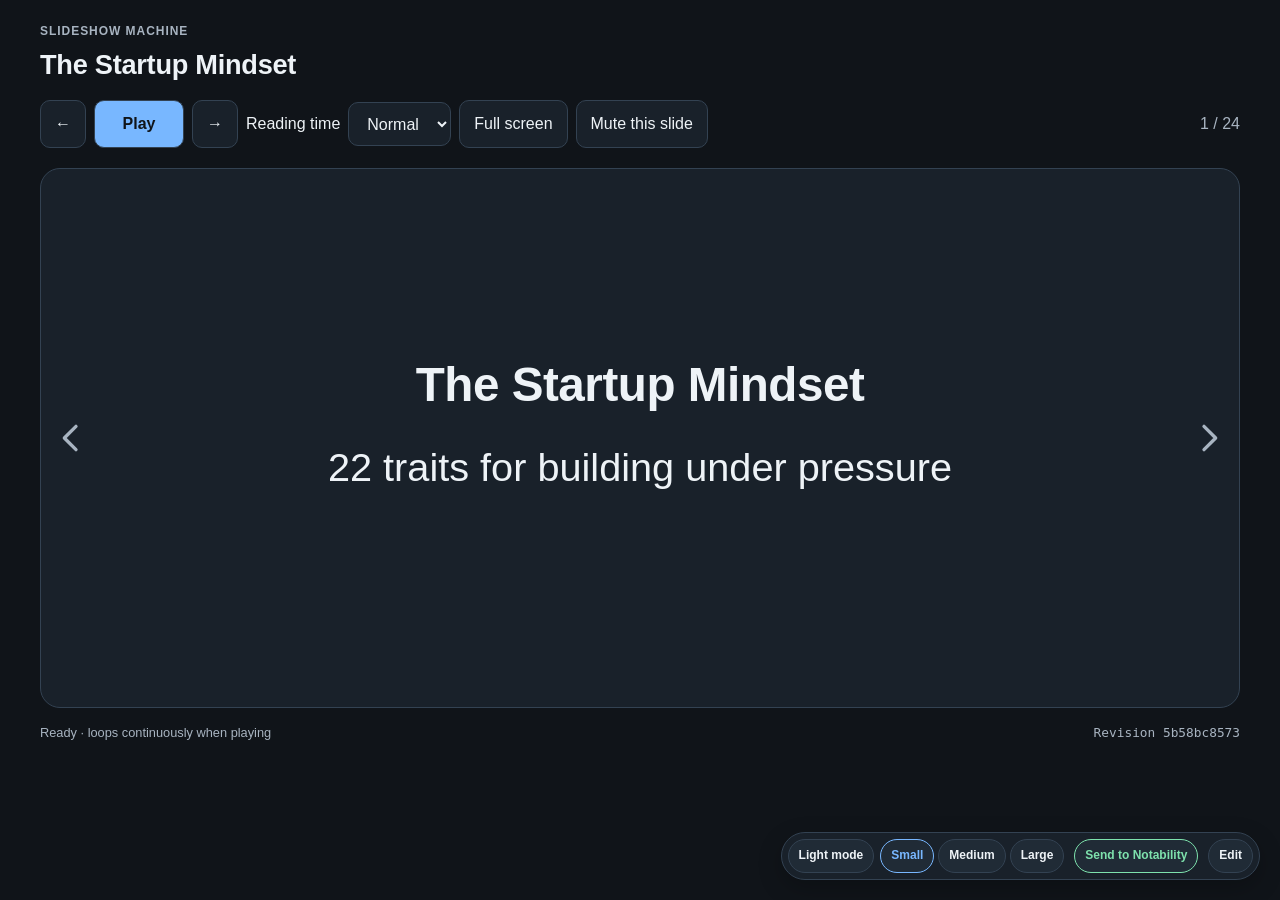
<file: decks/startup-mindset.html>
<!doctype html>
<html lang="en" data-theme="dark">
<head>
  <meta charset="utf-8">
  <meta name="viewport" content="width=device-width, initial-scale=1">
  <meta name="generator" content="html-doc template v1">
  <title>The Startup Mindset</title>
  <style>
    :root {
      color-scheme: dark;
      --bg: #101419; --paper: #19212a; --paper-2: #202b36; --text: #eef3f7; --muted: #a8b4c1;
      --line: #334252; --accent: #78b7ff; --good: #7ee2ad; --warn: #f5c26b; --bad: #ff8a8a;
      --shadow: 0 8px 24px rgba(0, 0, 0, .22);
    }
    :root[data-theme="light"] {
      color-scheme: light;
      --bg: #f5f7fb; --paper: #fff; --paper-2: #edf2f7; --text: #162130; --muted: #5a6877;
      --line: #cbd6e2; --accent: #175cc5; --good: #087443; --warn: #8a5a00; --bad: #b42318;
      --shadow: 0 8px 24px rgba(20, 30, 45, .12);
    }
    * { box-sizing: border-box; }
    html, body { background: var(--bg); }
    body {
      margin: 0; color: var(--text);
      font: 1rem/1.6 -apple-system, BlinkMacSystemFont, "Segoe UI", Helvetica, Arial, sans-serif;
      overflow-wrap: anywhere;
    }
    main { width: min(920px, calc(100% - 32px)); margin: 0 auto; padding: 44px 0 96px; }

    /* Header */
    .eyebrow { margin: 0 0 8px; color: var(--muted); font-size: .75rem; font-weight: 800; letter-spacing: .08em; text-transform: uppercase; }
    .eyebrow:empty, .lede:empty { display: none; }
    h1 { margin: 0 0 10px; font-size: clamp(1.8rem, 5vw, 2.6rem); line-height: 1.15; letter-spacing: -.01em; }
    .lede { max-width: 790px; margin: 0 0 28px; color: var(--muted); font-size: 1.05rem; }

    /* Sections render as cards (pandoc --section-divs emits <section>) */
    section { margin: 20px 0; padding: 22px 24px; border: 1px solid var(--line); border-radius: 10px; background: var(--paper); }
    section section { margin: 16px 0 0; padding: 0; border: 0; background: transparent; }
    h2 { margin: 0 0 12px; font-size: 1.35rem; line-height: 1.25; }
    h3 { margin: 18px 0 8px; font-size: 1.08rem; }
    h4, h5, h6 { margin: 14px 0 6px; font-size: 1rem; color: var(--muted); }
    section > h2:first-child, section > h3:first-child { margin-top: 0; }

    /* Body text */
    p { margin: 10px 0; }
    ul, ol { margin: 10px 0; padding-left: 24px; }
    li + li { margin-top: 6px; }
    li > p { margin: 4px 0; }
    a { color: var(--accent); text-underline-offset: 2px; }
    strong { font-weight: 700; }
    hr { margin: 28px 0; border: 0; border-top: 1px solid var(--line); }
    section > hr:last-child { display: none; }
    ul.task-list, ul:has(> li > input[type="checkbox"]) { list-style: none; padding-left: 4px; }
    li > input[type="checkbox"], li > label > input[type="checkbox"] { margin: 0 8px 0 0; vertical-align: -1px; accent-color: var(--accent); }
    img, video { max-width: 100%; height: auto; border-radius: 6px; }
    blockquote { margin: 14px 0; padding: 10px 16px; border-left: 4px solid var(--accent); border-radius: 0 6px 6px 0; background: var(--paper-2); color: var(--text); }
    blockquote > :first-child { margin-top: 0; }
    blockquote > :last-child { margin-bottom: 0; }

    /* Code: wraps instead of scrolling, so print/PDF keeps everything */
    code, pre, kbd { font-family: ui-monospace, SFMono-Regular, Menlo, Consolas, monospace; font-size: .88em; }
    :not(pre) > code { padding: .1em .35em; border: 1px solid var(--line); border-radius: 4px; background: var(--paper-2); }
    pre { margin: 12px 0; padding: 12px 14px; border: 1px solid var(--line); border-radius: 6px; background: var(--bg); white-space: pre-wrap; overflow-wrap: anywhere; }
    pre code { padding: 0; border: 0; background: none; }

    /* Tables: full width, wrapping cells, no scroll container */
    table { width: 100%; margin: 14px 0; border-collapse: collapse; font-size: .94rem; }
    th, td { padding: 8px 10px; border: 1px solid var(--line); text-align: left; vertical-align: top; }
    thead th { background: var(--paper-2); font-weight: 700; }
    tbody tr:nth-child(even) td { background: color-mix(in srgb, var(--paper-2) 45%, transparent); }

    /* Callouts: <div class="callout note|good|warn|bad"> */
    .callout { margin: 14px 0; padding: 12px 16px; border: 1px solid var(--line); border-left: 4px solid var(--accent); border-radius: 6px; background: var(--paper-2); }
    .callout.good { border-left-color: var(--good); }
    .callout.warn { border-left-color: var(--warn); }
    .callout.bad { border-left-color: var(--bad); }
    .callout > :first-child { margin-top: 0; }
    .callout > :last-child { margin-bottom: 0; }
    .muted { color: var(--muted); }

    /* Floating controls */
    .controls { position: fixed; right: 20px; bottom: 20px; z-index: 10; display: flex; flex-wrap: wrap; justify-content: flex-end; align-items: center; gap: 6px; max-width: calc(100% - 32px); padding: 6px; border: 1px solid var(--line); border-radius: 999px; background: var(--paper); box-shadow: var(--shadow); }
    .controls button { min-height: 34px; border: 1px solid var(--line); border-radius: 999px; background: var(--paper-2); color: var(--text); padding: 6px 10px; font: inherit; font-size: .75rem; font-weight: 700; cursor: pointer; }
    .controls button:hover, .controls button:focus-visible, .controls button[aria-pressed="true"] { border-color: var(--accent); color: var(--accent); outline: none; }
    .sizes { display: flex; gap: 4px; }
    .notability-button { margin-left: 4px; border-color: var(--good) !important; color: var(--good) !important; }
    .notability-button:hover, .notability-button:focus-visible { background: color-mix(in srgb, var(--good) 12%, var(--paper-2)); outline: 2px solid var(--good); }
    .edit-button { margin-left: 4px; }
    .edit-button[aria-pressed="true"] { border-color: var(--warn) !important; color: var(--warn) !important; }
    .save-button { display: none; border-color: var(--accent) !important; color: var(--accent) !important; }
    .save-button.visible { display: inline-flex; align-items: center; }
    main.editing { outline: 2px dashed var(--warn); outline-offset: 10px; border-radius: 8px; }
    main.editing section { cursor: text; }

    @media (max-width: 640px) {
      main { padding-top: 28px; }
      section { padding: 16px; }
      .controls { right: 8px; bottom: 8px; border-radius: 14px; }
    }

    @media print {
      :root, :root[data-theme="dark"], :root[data-theme="light"] {
        color-scheme: light;
        --bg: #fff; --paper: #fff; --paper-2: #f3f5f7; --text: #000; --muted: #333;
        --line: #777; --accent: #0645ad; --good: #075e33; --warn: #704800; --bad: #8a1c12;
        --shadow: none;
      }
      html, body { background: #fff !important; color: #000 !important; font-size: 100% !important; }
      main { width: 100%; padding: 0; outline: none !important; }
      section, pre, blockquote, .callout, table, th, td { -webkit-print-color-adjust: exact; print-color-adjust: exact; }
      blockquote, .callout, pre, tr, li { break-inside: avoid; }
      h2, h3 { break-after: avoid; }
      .controls { display: none !important; }
    }
  </style>
<style>
/* Playback sits inside the shared html-doc document shell. */
main { width: min(1200px, calc(100% - 32px)); padding: 22px 0 125px; }
header h1 { font-size: clamp(1.15rem, 2.5vw, 1.7rem); margin-bottom: 20px; }
.playback { display: flex; gap: 8px; align-items: center; flex-wrap: wrap; margin-bottom: 20px; }
.playback button, .playback select { font: inherit; color: var(--text); background: var(--paper); border: 1px solid var(--line); border-radius: 10px; padding: 10px 14px; min-height: 44px; }
.playback button { cursor: pointer; }
.playback button:focus-visible, .playback select:focus-visible { outline: 3px solid var(--accent); outline-offset: 2px; }
#play { background: var(--accent); color: var(--bg); min-width: 90px; font-weight: 800; }
.playback label { display: flex; gap: 8px; align-items: center; }
#counter { color: var(--muted); margin-left: auto; font-variant-numeric: tabular-nums; }
.stage { min-height: min(60dvh, 700px); display: grid; place-items: center; background: var(--paper); border: 1px solid var(--line); border-radius: 20px; padding: clamp(22px, 5vw, 65px); touch-action: pan-y; }
.slide { width: 100%; font-size: clamp(1.55rem, 3.1vw, 2.9rem); line-height: 1.5; text-align: center; overflow-wrap: anywhere; }
.slide[hidden] { display: none; }
.stage { position: relative; padding-inline: max(64px, min(5vw, 65px)); }
.edge-navigation { position: absolute; top: 50%; transform: translateY(-50%); z-index: 3; display: grid; place-items: center; width: 52px; height: 88px; padding: 0; border: 0; border-radius: 12px; background: transparent; color: var(--muted); cursor: pointer; touch-action: manipulation; }
.edge-previous { left: max(4px, env(safe-area-inset-left)); }
.edge-next { right: max(4px, env(safe-area-inset-right)); }
.edge-navigation svg { width: 40px; height: 40px; fill: none; stroke: currentColor; stroke-width: 2; stroke-linecap: round; stroke-linejoin: round; }
.edge-navigation:hover { color: var(--text); background: color-mix(in srgb, var(--text) 7%, transparent); }
.edge-navigation:focus-visible { outline: 3px solid var(--accent); outline-offset: -3px; color: var(--text); }
.slide h1, .slide h2, .slide h3 { font-size: 1.2em; line-height: 1.25; }
.slide p { margin: 0.6em 0; }
.slide ul, .slide ol { text-align: left; }
footer { display: flex; gap: 15px; justify-content: space-between; flex-wrap: wrap; color: var(--muted); margin-top: 15px; font-size: .8rem; }
.revision { font-family: monospace; }
.presenting, .presenting body { overflow: hidden; }
.presenting main { width: 100%; padding: 0; }
.presenting .stage { position: fixed; inset: 0; width: 100%; height: 100dvh; min-height: 0; margin: 0; border: 0; border-radius: 0; padding: clamp(24px, 6vw, 90px); padding-inline: max(64px, min(6vw, 90px)); }
.presenting main > header, .presenting .playback, .presenting footer { position: fixed; z-index: 11; padding: 12px 18px; margin: 0; background: var(--paper); box-shadow: var(--shadow); }
.presenting main > header { top: 0; left: 0; right: 0; }
.presenting main > header h1 { margin: 0; font-size: 1rem; }
.presenting main > header .eyebrow { display: none; }
.presenting .playback { bottom: 0; left: 0; right: 0; }
.presenting footer { top: 48px; left: 0; right: 0; font-size: .75rem; }
.presenting .controls { bottom: 85px; z-index: 12; }
.presenting.controls-hidden main > header,
.presenting.controls-hidden .playback,
.presenting.controls-hidden footer,
.presenting.controls-hidden .controls { visibility: hidden; pointer-events: none; }
.presenting.controls-hidden { cursor: none; }
@media (max-width: 600px) {
  main { width: calc(100% - 24px); padding-top: 16px; padding-bottom: 190px; }
  .stage { min-height: 48dvh; padding: 24px 64px; }
  .slide { font-size: 1.65rem; }
  .playback label { font-size: .8rem; }
  #counter { margin-left: 0; }
}
@media print { .edge-navigation { display: none; } }

#muted-slides { max-width: min(100%, 300px); }
.playback [hidden], #empty-slides[hidden] { display: none; }
.playback button:disabled, .edge-navigation:disabled { opacity: .4; cursor: default; }
#empty-slides { text-align: center; font-size: 1.3rem; }

</style>
</head>
<body>
  <main>
<header><p class="eyebrow">Slideshow Machine</p><h1>The Startup Mindset</h1></header><nav class="playback" aria-label="Playback"><button id="previous" aria-label="Previous slide">←</button><button id="play">Play</button><button id="next" aria-label="Next slide">→</button><label>Reading time <select id="speed"><option value="0.5">Slower</option><option value="1" selected>Normal</option><option value="1.5">Faster</option><option value="2">Fastest</option></select></label><button id="fullscreen">Full screen</button><button id="mute">Mute this slide</button><select id="muted-slides" aria-label="Muted slides" hidden></select><button id="restore-slide" hidden>Restore selected slide</button><button id="restore-all" hidden>Restore all</button><span id="counter" aria-live="polite"></span></nav><div class="stage" tabindex="0" aria-label="Slideshow; use left and right arrows"><button type="button" id="edge-previous" class="edge-navigation edge-previous" aria-label="Previous slide"><svg viewBox="0 0 24 24" aria-hidden="true" focusable="false"><polyline points="15 5 8 12 15 19" /></svg></button><button type="button" id="edge-next" class="edge-navigation edge-next" aria-label="Next slide"><svg viewBox="0 0 24 24" aria-hidden="true" focusable="false"><polyline points="9 5 16 12 9 19" /></svg></button><article class="slide" data-id="67ee3077530668e92614325790d49c7557b59144704f21646d9d1d5002326289-1" data-seconds="6.0" ><h1 id="the-startup-mindset">The Startup Mindset</h1>
<p>22 traits for building under pressure</p>
</article><article class="slide" data-id="4dab482a7dc477f05e9502b23092ce0af1ea34d182655d4f4b5e6ee709a56a5e-1" data-seconds="8" hidden><h2 id="drive-motivation">Drive / Motivation</h2>
<p>Proving doubters wrong, revenge, seeking power, glory, or freedom</p>
</article><article class="slide" data-id="a4ecdb4040edb194eb3dda1684df7231c84adc3b28fe14eafcedcef54495db6a-1" data-seconds="9" hidden><h2 id="managing-a-psychologically-violent-environment">Managing a Psychologically Violent Environment</h2>
<p>Enduring the emotional turbulence of firing co-founders, losing deals, and constant high-stakes conflict</p>
</article><article class="slide" data-id="702b2d8e49f6d24ced06e08ee71a42afab96e5fa3078e74c205dd5c02eec6142-1" data-seconds="8" hidden><h2 id="suffering">Suffering</h2>
<p>Accepting the emotional and physical toll, sleep deprivation, and isolation inherent in early-stage building</p>
</article><article class="slide" data-id="4cb5b67e6cb3724c870608baf4d7078f3cc79b5e85d593a376859124469a2083-1" data-seconds="8" hidden><h2 id="commitment">Commitment</h2>
<p>Abandoning optionality and going 100% all-in with no retreat or surrender</p>
</article><article class="slide" data-id="dd8bced839dfcbffb2b070e9dc54327832935a79b35a7951afbb38fec06ca18e-1" data-seconds="8" hidden><h2 id="judgment">Judgment</h2>
<p>Accelerating decision-making capabilities by navigating high volumes of critical choices</p>
</article><article class="slide" data-id="c92c6495f0de5266bcb43c1c16cffd7ce4924ca836bf0134bf8b40e2fa67012b-1" data-seconds="8" hidden><h2 id="tolerance-for-ambiguity">Tolerance for Ambiguity</h2>
<p>Embracing uncertainty and imperfect information as the primary operational environment</p>
</article><article class="slide" data-id="e3b22013ef12b5ed60ea9ed6a7108ea9691ded9eb1d9b169b20d31b0eb4de185-1" data-seconds="8" hidden><h2 id="extreme-ownership">Extreme Ownership</h2>
<p>Eliminating blame, excuses, and ego, and taking total responsibility for every outcome</p>
</article><article class="slide" data-id="9d2c35e8e51ad328eab5a5e10d7728c9c32ffb6f3e2d2b262e179f7902b97c7f-1" data-seconds="8" hidden><h2 id="reality-based-thinking">Reality-Based Thinking</h2>
<p>Actively seeking out negative feedback, asking for the "no," and cutting through agreeable yes-men</p>
</article><article class="slide" data-id="c400a71235f8a2b69ed950bfca786fe7d442cb497dfc21805cb1eafe7d01d87a-1" data-seconds="9" hidden><h2 id="strong-opinions-loosely-held">Strong Opinions Loosely Held</h2>
<p>Debating fiercely with co-founders while remaining willing to change course immediately upon new data</p>
</article><article class="slide" data-id="4856c0595bc3f6a2abefa57e6debd7ef33075279e38b1295b25d289c04c76a01-1" data-seconds="8" hidden><h2 id="being-contrarian">Being Contrarian</h2>
<p>Believing in truths that very few others accept and thinking independently</p>
</article><article class="slide" data-id="e08c9e9a7d23c0bb11074212b70593f9a6bfcdf5f45f63ada5ae139767a47732-1" data-seconds="8" hidden><h2 id="x-thinking">10X Thinking</h2>
<p>Targeting massive order-of-magnitude jumps rather than minor incremental improvements</p>
</article><article class="slide" data-id="f66e918d983799d7c5ae00d8a2b280c95789e87dddc9a73b3b9795a92ac16ab7-1" data-seconds="9" hidden><h2 id="culture-and-internal-language-curation">Culture and Internal Language Curation</h2>
<p>Obsessing over communication standards and team dynamics, remembering that culture eats strategy</p>
</article><article class="slide" data-id="1dd4cb5ddff12aae40a6614f9fcb63198a12dfdedeff4e8a3b36cb9bcb3a099e-1" data-seconds="9" hidden><h2 id="personal-transformation">Personal Transformation</h2>
<p>Treating the startup journey as an active vehicle for transforming your own mind and capabilities</p>
</article><article class="slide" data-id="3183554174772e2708c39f0ccc8fa955d109dcdb63035b648e72b29efcc40362-1" data-seconds="8" hidden><h2 id="fear-of-a-mediocre-life">Fear of a Mediocre Life</h2>
<p>Fearing stagnation and the safe path more than failure itself</p>
</article><article class="slide" data-id="09983595cfd4f1a9c77e8d6d7bc5d004e57e8273d26a7d4159e1e68728957c5d-1" data-seconds="9" hidden><h2 id="the-13-ways-rule">The 13 Ways Rule</h2>
<p>Recognizing that there are multiple viable ways to solve a problem—pick one and execute</p>
</article><article class="slide" data-id="6b0c7ea9fd3a3390959e07a6de154c0edb86decadb9fb0541e111cf2aa6601ab-1" data-seconds="11" hidden><h2 id="information-driven-fundraising">Information-Driven Fundraising</h2>
<p>Treating investor meetings as a mechanism to gather intelligence and negative feedback rather than fixating solely on securing the check</p>
</article><article class="slide" data-id="de6f5b774dda1f49a7ca71189ab452a787188a6d3cf84ae630e695499435bd52-1" data-seconds="8" hidden><h2 id="paranoia">Paranoia</h2>
<p>Maintaining relentless vigilance and avoiding complacency, entitlement, or self-congratulation when things go well</p>
</article><article class="slide" data-id="6dad7f342d5e979020a732fb5b76f85927f86cd979ff052d7e94ba082f3fd141-1" data-seconds="8" hidden><h2 id="the-commando-mindset">The Commando Mindset</h2>
<p>Operating with high speed, simplicity, resourcefulness, and going directly where the action is</p>
</article><article class="slide" data-id="6d0d248ae57d6a9fbe1ca1b8452adf2f1940eeee3cc1b8412c0a7dcd77cd8dc4-1" data-seconds="10" hidden><h2 id="finding-the-goldilocks-zone">Finding the Goldilocks Zone</h2>
<p>Calibrating extreme attributes—such as confidence versus humility—precisely where needed rather than defaulting to a mediocre middle</p>
</article><article class="slide" data-id="b95dd7c274567dab93ee5d41cf717275295484169d1232c52db4d50e30b67d78-1" data-seconds="8" hidden><h2 id="grit-determination">Grit / Determination</h2>
<p>Focusing on how hard you can get hit and keep moving forward</p>
</article><article class="slide" data-id="e520452e38615cc83a2d1f8798fa8f1ccb373a017b32bdaef1ac84421a107023-1" data-seconds="9" hidden><h2 id="low-agreeableness">Low Agreeableness</h2>
<p>Freeing yourself from the need to please others, enabling independent thought and smooth navigation through conflict</p>
</article><article class="slide" data-id="b0c035f4d65d5b0148d819793afda3832e1c58edd9a451d88c74843c864c5af3-1" data-seconds="8" hidden><h2 id="low-neuroticism">Low Neuroticism</h2>
<p>Resisting chronic anxiety over criticism or self-doubt</p>
</article><article class="slide" data-id="de61e9366e47df816b1e97fb554baa60eb9cf8314fb283f52434f72ac5ef294a-1" data-seconds="8.0" hidden><h2 id="source">Source</h2>
<p>#PPX-0002</p>
<p>https://youtu.be/sGlqkqKihAg</p>
</article><p id="empty-slides" hidden>All slides muted. Restore a slide above to watch again.</p></div><footer><span id="status" role="status">Ready · loops continuously when playing</span><span class="revision">Revision 5b58bc8573</span></footer>
</main>
  <div class="controls" aria-label="Document display controls">
    <button type="button" data-theme-control>Light mode</button>
    <div class="sizes" role="group" aria-label="Font size">
      <button type="button" data-size="small" aria-pressed="true">Small</button>
      <button type="button" data-size="medium" aria-pressed="false">Medium</button>
      <button type="button" data-size="large" aria-pressed="false">Large</button>
    </div>
    <button type="button" class="notability-button" data-notability>Send to Notability</button>
    <button type="button" class="edit-button" data-edit aria-pressed="false">Edit</button>
    <button type="button" class="save-button" data-save>Save</button>
  </div>
  <script>
    (() => {
      const root = document.documentElement;
      const theme = document.querySelector('[data-theme-control]');
      const buttons = [...document.querySelectorAll('[data-size]')];
      const notability = document.querySelector('[data-notability]');
      const editButton = document.querySelector('[data-edit]');
      const saveButton = document.querySelector('[data-save]');
      const main = document.querySelector('main');
      const sizes = { small: '100%', medium: '150%', large: '200%' };
      const setTheme = (value) => { root.dataset.theme = value; theme.textContent = value === 'dark' ? 'Light mode' : 'Dark mode'; };
      const setSize = (value) => { root.style.fontSize = sizes[value]; buttons.forEach((button) => button.setAttribute('aria-pressed', String(button.dataset.size === value))); };
      const sendToNotability = () => {
        if (window.location.protocol !== 'file:') { alert('Send to Notability is available for local HTML files.'); return; }
        window.location.href = 'to-notability://import?file=' + encodeURIComponent(window.location.href);
      };

      // WYSIWYG in-place edit: Edit makes <main> editable, Save copies the
      // serialized page to the clipboard and hands off to the local
      // wysiwyg-save:// handler, which writes it to this exact file (with a
      // timestamped backup in <folder>/.wysiwyg-save-backups/).
      let editing = false;
      const setEditing = (value) => {
        editing = value;
        main.contentEditable = value ? 'true' : 'false';
        main.classList.toggle('editing', value);
        editButton.textContent = value ? 'Editing…' : 'Edit';
        editButton.setAttribute('aria-pressed', String(value));
        saveButton.classList.toggle('visible', value);
      };
      const serializedDocument = () => {
        const clone = root.cloneNode(true);
        clone.removeAttribute('style');
        clone.setAttribute('data-theme', 'dark');
        const clonedMain = clone.querySelector('main');
        clonedMain?.removeAttribute('contenteditable');
        clonedMain?.classList.remove('editing');
        clone.querySelector('[data-edit]')?.setAttribute('aria-pressed', 'false');
        clone.querySelector('[data-edit]')?.replaceChildren(document.createTextNode('Edit'));
        clone.querySelector('[data-save]')?.classList.remove('visible');
        return '<!doctype html>\n' + clone.outerHTML + '\n';
      };
      const copyToClipboard = (text) => {
        const area = document.createElement('textarea');
        area.value = text;
        area.style.position = 'fixed';
        area.style.opacity = '0';
        document.body.appendChild(area);
        area.focus();
        area.select();
        let ok = false;
        try { ok = document.execCommand('copy'); } catch { ok = false; }
        document.body.removeChild(area);
        return ok;
      };
      const saveDoc = () => {
        if (window.location.protocol !== 'file:') { alert('Save is available for local HTML files.'); return; }
        const html = serializedDocument();
        if (!copyToClipboard(html)) { alert('Save failed: could not copy the document to the clipboard.'); return; }
        window.location.href = 'wysiwyg-save://write?file=' + encodeURIComponent(decodeURIComponent(window.location.pathname));
        saveButton.textContent = 'Saved';
        setEditing(false);
        setTimeout(() => { saveButton.textContent = 'Save'; }, 1500);
      };

      setTheme('dark'); setSize('small');
      theme.addEventListener('click', () => setTheme(root.dataset.theme === 'dark' ? 'light' : 'dark'));
      buttons.forEach((button) => button.addEventListener('click', () => setSize(button.dataset.size)));
      notability.addEventListener('click', sendToNotability);
      editButton.addEventListener('click', () => setEditing(!editing));
      saveButton.addEventListener('click', saveDoc);
    })();
  </script>
<script>
(() => {
  'use strict';
  const slides = [...document.querySelectorAll('.slide')];
  const play = document.getElementById('play');
  const status = document.getElementById('status');
  const speed = document.getElementById('speed');
  const mute = document.getElementById('mute');
  const mutedPicker = document.getElementById('muted-slides');
  const restore = document.getElementById('restore-slide');
  const restoreAll = document.getElementById('restore-all');
  const storageKey = `slideshow-muted:v1:${window.location.pathname}`;
  const slideIds = slides.map(slide => slide.dataset.id);
  let muted = new Set();
  try {
    const saved = JSON.parse(window.localStorage.getItem(storageKey) || '[]');
    if (Array.isArray(saved)) muted = new Set(saved.filter(id => slideIds.includes(id)));
  } catch { /* Playback still works when browser storage is unavailable. */ }
  let index = 0;
  let playing = false;
  let timer = null;
  let wake = null;
  let requestingWake = false;
  let touchX = null;

  function activeIndices() {
    return slides.flatMap((slide, i) => muted.has(slideIds[i]) ? [] : [i]);
  }
  function nextIndex(delta) {
    if (!activeIndices().length) return -1;
    for (let offset = 1; offset <= slides.length; offset++) {
      const candidate = (index + delta * offset + slides.length) % slides.length;
      if (!muted.has(slideIds[candidate])) return candidate;
    }
    return -1;
  }
  function saveMuted() {
    try { window.localStorage.setItem(storageKey, JSON.stringify([...muted])); }
    catch { status.textContent = 'Mute changes apply now but cannot be saved in this browser.'; }
  }

  function show() {
    const active = activeIndices();
    const empty = active.length === 0;
    slides.forEach((slide, i) => { slide.hidden = i !== index; });
    document.getElementById('empty-slides').hidden = !empty;
    document.getElementById('counter').textContent = empty ? 'All slides muted' : `${index + 1} / ${slides.length}` + (muted.size ? ` · ${active.length} active` : '');
    play.disabled = empty;
    mute.disabled = empty;
    for (const id of ['previous', 'next', 'edge-previous', 'edge-next']) document.getElementById(id).disabled = empty;
    const selection = mutedPicker.value;
    const options = slides.flatMap((slide, i) => {
      if (!muted.has(slideIds[i])) return [];
      const option = document.createElement('option');
      option.value = String(i);
      option.textContent = `Slide ${i + 1}: ${slide.textContent.trim().replace(/\s+/g, ' ').slice(0, 65)}`;
      return [option];
    });
    mutedPicker.replaceChildren(...options);
    if (options.some(option => option.value === selection)) mutedPicker.value = selection;
    mutedPicker.hidden = restore.hidden = restoreAll.hidden = !muted.size;
    mutedPicker.setAttribute('aria-label', `Muted slides (${muted.size})`);
    play.textContent = playing ? 'Pause' : 'Play';
    play.setAttribute('aria-pressed', String(playing));
  }
  function schedule() {
    clearTimeout(timer);
    timer = null;
    if (playing && index >= 0 && !document.hidden) {
      timer = setTimeout(() => {
        index = nextIndex(1);
        show();
        schedule();
      }, Number(slides[index].dataset.seconds) * 1000 / Number(speed.value));
    }
  }
  async function releaseWake() {
    const held = wake;
    wake = null;
    if (held) { try { await held.release(); } catch { /* Already released by OS. */ } }
  }
  async function requestWake() {
    if (!playing || document.hidden || wake || requestingWake) return;
    if (!('wakeLock' in navigator)) {
      status.textContent = 'Playing · keep this page open. If the screen sleeps, set iPad Auto-Lock to Never.';
      return;
    }
    requestingWake = true;
    try {
      const lock = await navigator.wakeLock.request('screen');
      if (!playing || document.hidden) { await lock.release(); return; }
      wake = lock;
      lock.addEventListener('release', () => {
        if (wake === lock) wake = null;
        if (playing) status.textContent = 'Playing · screen-awake lock released. Keep the screen awake manually if needed.';
      });
      status.textContent = 'Playing · looping · keeping screen awake';
    } catch {
      if (playing) status.textContent = 'Playing · screen-awake unavailable. iPad: Settings → Display & Brightness → Auto-Lock → Never, if available.';
    } finally { requestingWake = false; }
  }
  function setPlaying(value) {
    playing = value && activeIndices().length > 0;
    show();
    schedule();
    if (playing) {
      status.textContent = 'Playing · loops continuously';
      requestWake();
    } else {
      status.textContent = 'Paused · press Play to resume';
      releaseWake();
    }
  }
  function step(delta) {
    index = nextIndex(delta);
    show();
    schedule();
  }
  mute.addEventListener('click', () => {
    if (index < 0) return;
    muted.add(slideIds[index]);
    index = nextIndex(1);
    if (index < 0) setPlaying(false);
    else { show(); schedule(); }
    saveMuted();
  });
  function restoreMuted(all) {
    const restoredIndex = Number(mutedPicker.value);
    if (all) muted.clear();
    else muted.delete(slideIds[restoredIndex]);
    if (index < 0) index = all ? 0 : restoredIndex;
    show();
    schedule();
    saveMuted();
  }
  restore.addEventListener('click', () => restoreMuted(false));
  restoreAll.addEventListener('click', () => restoreMuted(true));
  play.addEventListener('click', () => setPlaying(!playing));
  document.getElementById('previous').addEventListener('click', () => step(-1));
  document.getElementById('next').addEventListener('click', () => step(1));
  document.getElementById('edge-previous').addEventListener('click', () => step(-1));
  document.getElementById('edge-next').addEventListener('click', () => step(1));
  speed.addEventListener('change', schedule);
  document.addEventListener('visibilitychange', () => {
    schedule();
    if (document.hidden) releaseWake();
    else if (playing) requestWake();
  });
  window.addEventListener('pagehide', () => { clearTimeout(timer); releaseWake(); });
  window.addEventListener('pageshow', () => { schedule(); if (playing) requestWake(); });
  document.addEventListener('keydown', event => {
    if (event.target.closest('input, textarea, select, button, [contenteditable="true"]')) return;
    if (event.key === 'ArrowRight') { event.preventDefault(); step(1); }
    if (event.key === 'ArrowLeft') { event.preventDefault(); step(-1); }
    if (event.code === 'Space') { event.preventDefault(); setPlaying(!playing); }
  });
  const stage = document.querySelector('.stage');
  stage.addEventListener('touchstart', event => {
    touchX = event.target.closest('.edge-navigation') ? null : event.touches[0].clientX;
  }, {passive: true});
  stage.addEventListener('touchend', event => {
    if (touchX === null) return;
    const delta = event.changedTouches[0].clientX - touchX;
    touchX = null;
    if (Math.abs(delta) > 65) step(delta < 0 ? 1 : -1);
  }, {passive: true});
  const fullscreen = document.getElementById('fullscreen');
  const root = document.documentElement;
  let presenting = false;
  let nativeFullscreen = false;
  let controlsTimer = null;
  function revealControls() {
    clearTimeout(controlsTimer);
    root.classList.remove('controls-hidden');
    if (!presenting) return;
    controlsTimer = setTimeout(() => {
      // Keep the speed picker and document editor usable while interacting.
      if (document.activeElement?.closest('select, [contenteditable="true"]')) {
        revealControls();
        return;
      }
      if (document.activeElement?.closest('.playback, .controls')) stage.focus({preventScroll: true});
      root.classList.add('controls-hidden');
    }, 3000);
  }
  function setPresentation(value) {
    presenting = value;
    root.classList.toggle('presenting', value);
    root.classList.remove('controls-hidden');
    clearTimeout(controlsTimer);
    fullscreen.textContent = value ? 'Exit full screen' : 'Full screen';
    fullscreen.setAttribute('aria-pressed', String(value));
    if (value) {
      stage.focus({preventScroll: true});
      root.classList.add('controls-hidden');
    }
  }
  async function exitPresentation() {
    setPresentation(false);
    if (document.fullscreenElement) await document.exitFullscreen();
  }
  fullscreen.addEventListener('click', async () => {
    if (presenting) { await exitPresentation(); return; }
    setPresentation(true);
    // Content-only view also works on devices without the browser fullscreen API.
    try { await root.requestFullscreen?.(); }
    catch { /* Keep the content-only view within the browser window. */ }
  });
  document.addEventListener('fullscreenchange', () => {
    if (document.fullscreenElement) {
      nativeFullscreen = true;
      if (!presenting) setPresentation(true);
    } else if (nativeFullscreen) {
      nativeFullscreen = false;
      setPresentation(false);
    }
  });
  document.addEventListener('pointerdown', event => {
    if (!event.target?.closest('.edge-navigation')) revealControls();
  });
  document.addEventListener('focusin', event => {
    if (presenting && event.target.closest('.playback, .controls')) revealControls();
  });
  document.addEventListener('keydown', event => {
    if (event.key === 'Escape' && presenting) {
      event.preventDefault();
      exitPresentation();
    } else if (presenting && !event.target.closest('.edge-navigation')) revealControls();
  });
  index = muted.has(slideIds[0]) ? nextIndex(1) : 0;
  show();
})();

</script>
</body>
</html>
</file>
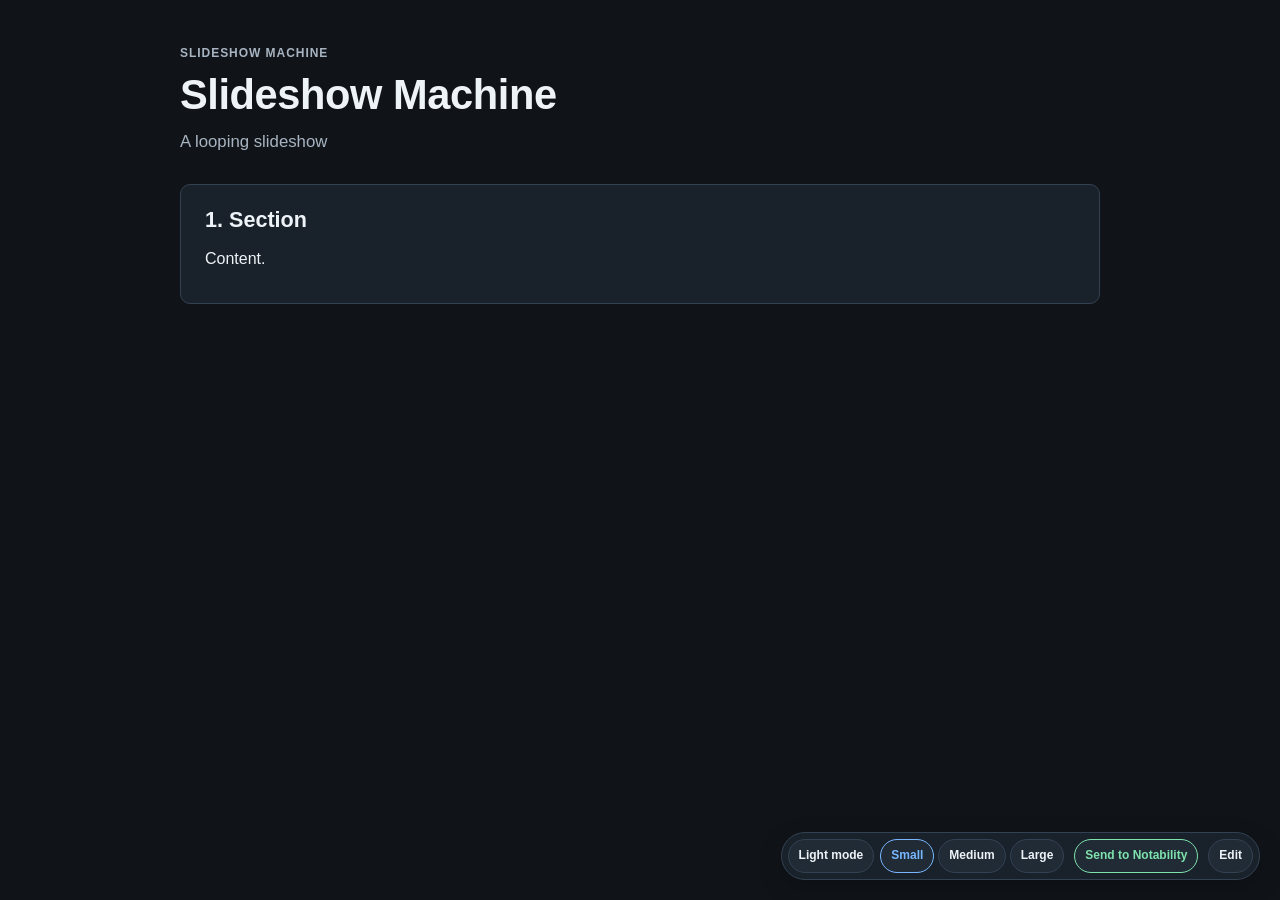
<file: templates/deck.html>
<!doctype html>
<html lang="en" data-theme="dark">
<head>
  <meta charset="utf-8">
  <meta name="viewport" content="width=device-width, initial-scale=1">
  <meta name="generator" content="html-doc template v1">
  <title>Slideshow Machine</title>
  <style>
    :root {
      color-scheme: dark;
      --bg: #101419; --paper: #19212a; --paper-2: #202b36; --text: #eef3f7; --muted: #a8b4c1;
      --line: #334252; --accent: #78b7ff; --good: #7ee2ad; --warn: #f5c26b; --bad: #ff8a8a;
      --shadow: 0 8px 24px rgba(0, 0, 0, .22);
    }
    :root[data-theme="light"] {
      color-scheme: light;
      --bg: #f5f7fb; --paper: #fff; --paper-2: #edf2f7; --text: #162130; --muted: #5a6877;
      --line: #cbd6e2; --accent: #175cc5; --good: #087443; --warn: #8a5a00; --bad: #b42318;
      --shadow: 0 8px 24px rgba(20, 30, 45, .12);
    }
    * { box-sizing: border-box; }
    html, body { background: var(--bg); }
    body {
      margin: 0; color: var(--text);
      font: 1rem/1.6 -apple-system, BlinkMacSystemFont, "Segoe UI", Helvetica, Arial, sans-serif;
      overflow-wrap: anywhere;
    }
    main { width: min(920px, calc(100% - 32px)); margin: 0 auto; padding: 44px 0 96px; }

    /* Header */
    .eyebrow { margin: 0 0 8px; color: var(--muted); font-size: .75rem; font-weight: 800; letter-spacing: .08em; text-transform: uppercase; }
    .eyebrow:empty, .lede:empty { display: none; }
    h1 { margin: 0 0 10px; font-size: clamp(1.8rem, 5vw, 2.6rem); line-height: 1.15; letter-spacing: -.01em; }
    .lede { max-width: 790px; margin: 0 0 28px; color: var(--muted); font-size: 1.05rem; }

    /* Sections render as cards (pandoc --section-divs emits <section>) */
    section { margin: 20px 0; padding: 22px 24px; border: 1px solid var(--line); border-radius: 10px; background: var(--paper); }
    section section { margin: 16px 0 0; padding: 0; border: 0; background: transparent; }
    h2 { margin: 0 0 12px; font-size: 1.35rem; line-height: 1.25; }
    h3 { margin: 18px 0 8px; font-size: 1.08rem; }
    h4, h5, h6 { margin: 14px 0 6px; font-size: 1rem; color: var(--muted); }
    section > h2:first-child, section > h3:first-child { margin-top: 0; }

    /* Body text */
    p { margin: 10px 0; }
    ul, ol { margin: 10px 0; padding-left: 24px; }
    li + li { margin-top: 6px; }
    li > p { margin: 4px 0; }
    a { color: var(--accent); text-underline-offset: 2px; }
    strong { font-weight: 700; }
    hr { margin: 28px 0; border: 0; border-top: 1px solid var(--line); }
    section > hr:last-child { display: none; }
    ul.task-list, ul:has(> li > input[type="checkbox"]) { list-style: none; padding-left: 4px; }
    li > input[type="checkbox"], li > label > input[type="checkbox"] { margin: 0 8px 0 0; vertical-align: -1px; accent-color: var(--accent); }
    img, video { max-width: 100%; height: auto; border-radius: 6px; }
    blockquote { margin: 14px 0; padding: 10px 16px; border-left: 4px solid var(--accent); border-radius: 0 6px 6px 0; background: var(--paper-2); color: var(--text); }
    blockquote > :first-child { margin-top: 0; }
    blockquote > :last-child { margin-bottom: 0; }

    /* Code: wraps instead of scrolling, so print/PDF keeps everything */
    code, pre, kbd { font-family: ui-monospace, SFMono-Regular, Menlo, Consolas, monospace; font-size: .88em; }
    :not(pre) > code { padding: .1em .35em; border: 1px solid var(--line); border-radius: 4px; background: var(--paper-2); }
    pre { margin: 12px 0; padding: 12px 14px; border: 1px solid var(--line); border-radius: 6px; background: var(--bg); white-space: pre-wrap; overflow-wrap: anywhere; }
    pre code { padding: 0; border: 0; background: none; }

    /* Tables: full width, wrapping cells, no scroll container */
    table { width: 100%; margin: 14px 0; border-collapse: collapse; font-size: .94rem; }
    th, td { padding: 8px 10px; border: 1px solid var(--line); text-align: left; vertical-align: top; }
    thead th { background: var(--paper-2); font-weight: 700; }
    tbody tr:nth-child(even) td { background: color-mix(in srgb, var(--paper-2) 45%, transparent); }

    /* Callouts: <div class="callout note|good|warn|bad"> */
    .callout { margin: 14px 0; padding: 12px 16px; border: 1px solid var(--line); border-left: 4px solid var(--accent); border-radius: 6px; background: var(--paper-2); }
    .callout.good { border-left-color: var(--good); }
    .callout.warn { border-left-color: var(--warn); }
    .callout.bad { border-left-color: var(--bad); }
    .callout > :first-child { margin-top: 0; }
    .callout > :last-child { margin-bottom: 0; }
    .muted { color: var(--muted); }

    /* Floating controls */
    .controls { position: fixed; right: 20px; bottom: 20px; z-index: 10; display: flex; flex-wrap: wrap; justify-content: flex-end; align-items: center; gap: 6px; max-width: calc(100% - 32px); padding: 6px; border: 1px solid var(--line); border-radius: 999px; background: var(--paper); box-shadow: var(--shadow); }
    .controls button { min-height: 34px; border: 1px solid var(--line); border-radius: 999px; background: var(--paper-2); color: var(--text); padding: 6px 10px; font: inherit; font-size: .75rem; font-weight: 700; cursor: pointer; }
    .controls button:hover, .controls button:focus-visible, .controls button[aria-pressed="true"] { border-color: var(--accent); color: var(--accent); outline: none; }
    .sizes { display: flex; gap: 4px; }
    .notability-button { margin-left: 4px; border-color: var(--good) !important; color: var(--good) !important; }
    .notability-button:hover, .notability-button:focus-visible { background: color-mix(in srgb, var(--good) 12%, var(--paper-2)); outline: 2px solid var(--good); }
    .edit-button { margin-left: 4px; }
    .edit-button[aria-pressed="true"] { border-color: var(--warn) !important; color: var(--warn) !important; }
    .save-button { display: none; border-color: var(--accent) !important; color: var(--accent) !important; }
    .save-button.visible { display: inline-flex; align-items: center; }
    main.editing { outline: 2px dashed var(--warn); outline-offset: 10px; border-radius: 8px; }
    main.editing section { cursor: text; }

    @media (max-width: 640px) {
      main { padding-top: 28px; }
      section { padding: 16px; }
      .controls { right: 8px; bottom: 8px; border-radius: 14px; }
    }

    @media print {
      :root, :root[data-theme="dark"], :root[data-theme="light"] {
        color-scheme: light;
        --bg: #fff; --paper: #fff; --paper-2: #f3f5f7; --text: #000; --muted: #333;
        --line: #777; --accent: #0645ad; --good: #075e33; --warn: #704800; --bad: #8a1c12;
        --shadow: none;
      }
      html, body { background: #fff !important; color: #000 !important; font-size: 100% !important; }
      main { width: 100%; padding: 0; outline: none !important; }
      section, pre, blockquote, .callout, table, th, td { -webkit-print-color-adjust: exact; print-color-adjust: exact; }
      blockquote, .callout, pre, tr, li { break-inside: avoid; }
      h2, h3 { break-after: avoid; }
      .controls { display: none !important; }
    }
  </style>
</head>
<body>
  <main>
    <header>
      <p class="eyebrow">Slideshow Machine</p>
      <h1>Slideshow Machine</h1>
      <p class="lede">A looping slideshow</p>
    </header>
    <section>
      <h2>1. Section</h2>
      <p>Content.</p>
    </section>
  </main>
  <div class="controls" aria-label="Document display controls">
    <button type="button" data-theme-control>Light mode</button>
    <div class="sizes" role="group" aria-label="Font size">
      <button type="button" data-size="small" aria-pressed="true">Small</button>
      <button type="button" data-size="medium" aria-pressed="false">Medium</button>
      <button type="button" data-size="large" aria-pressed="false">Large</button>
    </div>
    <button type="button" class="notability-button" data-notability>Send to Notability</button>
    <button type="button" class="edit-button" data-edit aria-pressed="false">Edit</button>
    <button type="button" class="save-button" data-save>Save</button>
  </div>
  <script>
    (() => {
      const root = document.documentElement;
      const theme = document.querySelector('[data-theme-control]');
      const buttons = [...document.querySelectorAll('[data-size]')];
      const notability = document.querySelector('[data-notability]');
      const editButton = document.querySelector('[data-edit]');
      const saveButton = document.querySelector('[data-save]');
      const main = document.querySelector('main');
      const sizes = { small: '100%', medium: '150%', large: '200%' };
      const setTheme = (value) => { root.dataset.theme = value; theme.textContent = value === 'dark' ? 'Light mode' : 'Dark mode'; };
      const setSize = (value) => { root.style.fontSize = sizes[value]; buttons.forEach((button) => button.setAttribute('aria-pressed', String(button.dataset.size === value))); };
      const sendToNotability = () => {
        if (window.location.protocol !== 'file:') { alert('Send to Notability is available for local HTML files.'); return; }
        window.location.href = 'to-notability://import?file=' + encodeURIComponent(window.location.href);
      };

      // WYSIWYG in-place edit: Edit makes <main> editable, Save copies the
      // serialized page to the clipboard and hands off to the local
      // wysiwyg-save:// handler, which writes it to this exact file (with a
      // timestamped backup in <folder>/.wysiwyg-save-backups/).
      let editing = false;
      const setEditing = (value) => {
        editing = value;
        main.contentEditable = value ? 'true' : 'false';
        main.classList.toggle('editing', value);
        editButton.textContent = value ? 'Editing…' : 'Edit';
        editButton.setAttribute('aria-pressed', String(value));
        saveButton.classList.toggle('visible', value);
      };
      const serializedDocument = () => {
        const clone = root.cloneNode(true);
        clone.removeAttribute('style');
        clone.setAttribute('data-theme', 'dark');
        const clonedMain = clone.querySelector('main');
        clonedMain?.removeAttribute('contenteditable');
        clonedMain?.classList.remove('editing');
        clone.querySelector('[data-edit]')?.setAttribute('aria-pressed', 'false');
        clone.querySelector('[data-edit]')?.replaceChildren(document.createTextNode('Edit'));
        clone.querySelector('[data-save]')?.classList.remove('visible');
        return '<!doctype html>\n' + clone.outerHTML + '\n';
      };
      const copyToClipboard = (text) => {
        const area = document.createElement('textarea');
        area.value = text;
        area.style.position = 'fixed';
        area.style.opacity = '0';
        document.body.appendChild(area);
        area.focus();
        area.select();
        let ok = false;
        try { ok = document.execCommand('copy'); } catch { ok = false; }
        document.body.removeChild(area);
        return ok;
      };
      const saveDoc = () => {
        if (window.location.protocol !== 'file:') { alert('Save is available for local HTML files.'); return; }
        const html = serializedDocument();
        if (!copyToClipboard(html)) { alert('Save failed: could not copy the document to the clipboard.'); return; }
        window.location.href = 'wysiwyg-save://write?file=' + encodeURIComponent(decodeURIComponent(window.location.pathname));
        saveButton.textContent = 'Saved';
        setEditing(false);
        setTimeout(() => { saveButton.textContent = 'Save'; }, 1500);
      };

      setTheme('dark'); setSize('small');
      theme.addEventListener('click', () => setTheme(root.dataset.theme === 'dark' ? 'light' : 'dark'));
      buttons.forEach((button) => button.addEventListener('click', () => setSize(button.dataset.size)));
      notability.addEventListener('click', sendToNotability);
      editButton.addEventListener('click', () => setEditing(!editing));
      saveButton.addEventListener('click', saveDoc);
    })();
  </script>
</body>
</html>
</file>
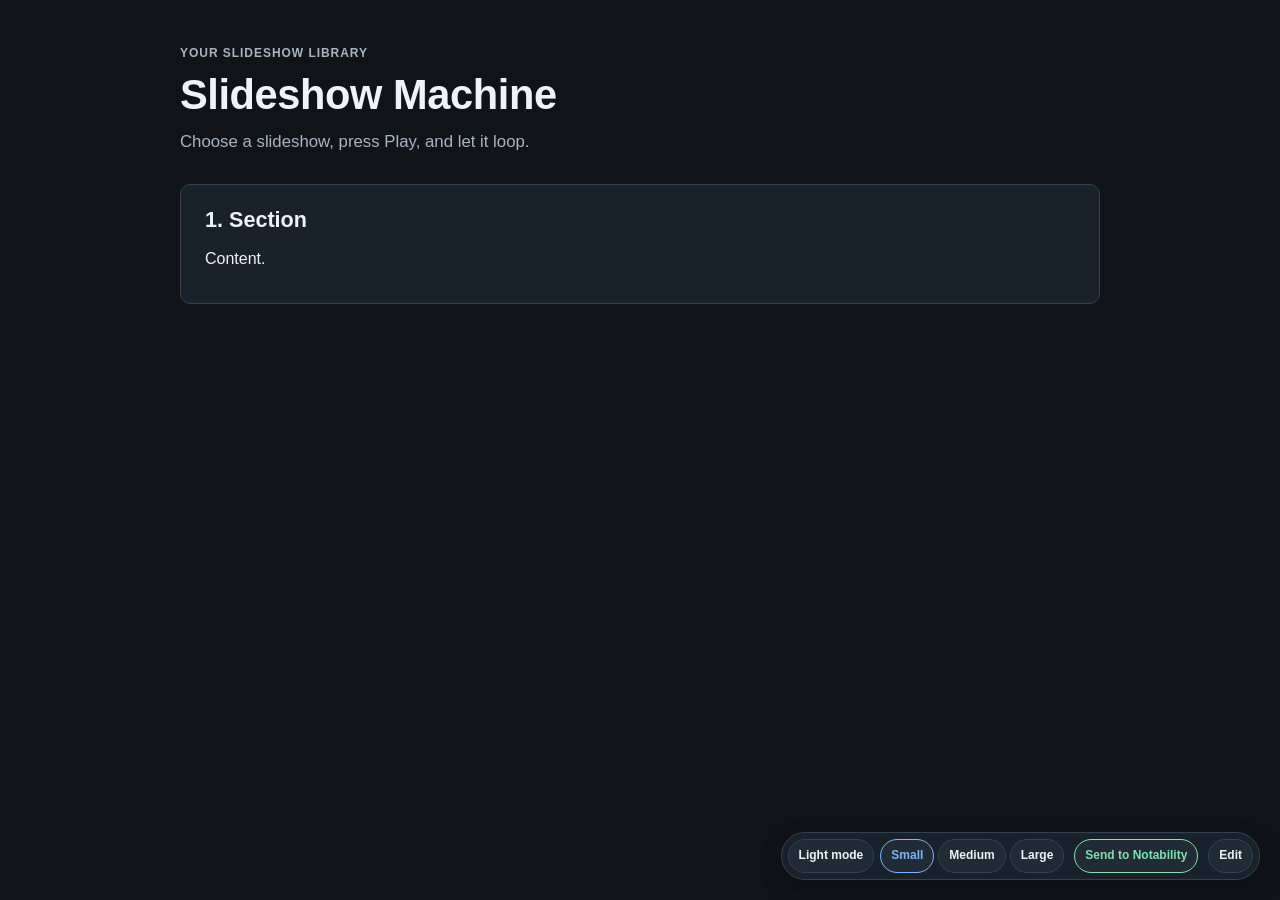
<file: templates/library.html>
<!doctype html>
<html lang="en" data-theme="dark">
<head>
  <meta charset="utf-8">
  <meta name="viewport" content="width=device-width, initial-scale=1">
  <meta name="generator" content="html-doc template v1">
  <title>Slideshow Machine</title>
  <style>
    :root {
      color-scheme: dark;
      --bg: #101419; --paper: #19212a; --paper-2: #202b36; --text: #eef3f7; --muted: #a8b4c1;
      --line: #334252; --accent: #78b7ff; --good: #7ee2ad; --warn: #f5c26b; --bad: #ff8a8a;
      --shadow: 0 8px 24px rgba(0, 0, 0, .22);
    }
    :root[data-theme="light"] {
      color-scheme: light;
      --bg: #f5f7fb; --paper: #fff; --paper-2: #edf2f7; --text: #162130; --muted: #5a6877;
      --line: #cbd6e2; --accent: #175cc5; --good: #087443; --warn: #8a5a00; --bad: #b42318;
      --shadow: 0 8px 24px rgba(20, 30, 45, .12);
    }
    * { box-sizing: border-box; }
    html, body { background: var(--bg); }
    body {
      margin: 0; color: var(--text);
      font: 1rem/1.6 -apple-system, BlinkMacSystemFont, "Segoe UI", Helvetica, Arial, sans-serif;
      overflow-wrap: anywhere;
    }
    main { width: min(920px, calc(100% - 32px)); margin: 0 auto; padding: 44px 0 96px; }

    /* Header */
    .eyebrow { margin: 0 0 8px; color: var(--muted); font-size: .75rem; font-weight: 800; letter-spacing: .08em; text-transform: uppercase; }
    .eyebrow:empty, .lede:empty { display: none; }
    h1 { margin: 0 0 10px; font-size: clamp(1.8rem, 5vw, 2.6rem); line-height: 1.15; letter-spacing: -.01em; }
    .lede { max-width: 790px; margin: 0 0 28px; color: var(--muted); font-size: 1.05rem; }

    /* Sections render as cards (pandoc --section-divs emits <section>) */
    section { margin: 20px 0; padding: 22px 24px; border: 1px solid var(--line); border-radius: 10px; background: var(--paper); }
    section section { margin: 16px 0 0; padding: 0; border: 0; background: transparent; }
    h2 { margin: 0 0 12px; font-size: 1.35rem; line-height: 1.25; }
    h3 { margin: 18px 0 8px; font-size: 1.08rem; }
    h4, h5, h6 { margin: 14px 0 6px; font-size: 1rem; color: var(--muted); }
    section > h2:first-child, section > h3:first-child { margin-top: 0; }

    /* Body text */
    p { margin: 10px 0; }
    ul, ol { margin: 10px 0; padding-left: 24px; }
    li + li { margin-top: 6px; }
    li > p { margin: 4px 0; }
    a { color: var(--accent); text-underline-offset: 2px; }
    strong { font-weight: 700; }
    hr { margin: 28px 0; border: 0; border-top: 1px solid var(--line); }
    section > hr:last-child { display: none; }
    ul.task-list, ul:has(> li > input[type="checkbox"]) { list-style: none; padding-left: 4px; }
    li > input[type="checkbox"], li > label > input[type="checkbox"] { margin: 0 8px 0 0; vertical-align: -1px; accent-color: var(--accent); }
    img, video { max-width: 100%; height: auto; border-radius: 6px; }
    blockquote { margin: 14px 0; padding: 10px 16px; border-left: 4px solid var(--accent); border-radius: 0 6px 6px 0; background: var(--paper-2); color: var(--text); }
    blockquote > :first-child { margin-top: 0; }
    blockquote > :last-child { margin-bottom: 0; }

    /* Code: wraps instead of scrolling, so print/PDF keeps everything */
    code, pre, kbd { font-family: ui-monospace, SFMono-Regular, Menlo, Consolas, monospace; font-size: .88em; }
    :not(pre) > code { padding: .1em .35em; border: 1px solid var(--line); border-radius: 4px; background: var(--paper-2); }
    pre { margin: 12px 0; padding: 12px 14px; border: 1px solid var(--line); border-radius: 6px; background: var(--bg); white-space: pre-wrap; overflow-wrap: anywhere; }
    pre code { padding: 0; border: 0; background: none; }

    /* Tables: full width, wrapping cells, no scroll container */
    table { width: 100%; margin: 14px 0; border-collapse: collapse; font-size: .94rem; }
    th, td { padding: 8px 10px; border: 1px solid var(--line); text-align: left; vertical-align: top; }
    thead th { background: var(--paper-2); font-weight: 700; }
    tbody tr:nth-child(even) td { background: color-mix(in srgb, var(--paper-2) 45%, transparent); }

    /* Callouts: <div class="callout note|good|warn|bad"> */
    .callout { margin: 14px 0; padding: 12px 16px; border: 1px solid var(--line); border-left: 4px solid var(--accent); border-radius: 6px; background: var(--paper-2); }
    .callout.good { border-left-color: var(--good); }
    .callout.warn { border-left-color: var(--warn); }
    .callout.bad { border-left-color: var(--bad); }
    .callout > :first-child { margin-top: 0; }
    .callout > :last-child { margin-bottom: 0; }
    .muted { color: var(--muted); }

    /* Floating controls */
    .controls { position: fixed; right: 20px; bottom: 20px; z-index: 10; display: flex; flex-wrap: wrap; justify-content: flex-end; align-items: center; gap: 6px; max-width: calc(100% - 32px); padding: 6px; border: 1px solid var(--line); border-radius: 999px; background: var(--paper); box-shadow: var(--shadow); }
    .controls button { min-height: 34px; border: 1px solid var(--line); border-radius: 999px; background: var(--paper-2); color: var(--text); padding: 6px 10px; font: inherit; font-size: .75rem; font-weight: 700; cursor: pointer; }
    .controls button:hover, .controls button:focus-visible, .controls button[aria-pressed="true"] { border-color: var(--accent); color: var(--accent); outline: none; }
    .sizes { display: flex; gap: 4px; }
    .notability-button { margin-left: 4px; border-color: var(--good) !important; color: var(--good) !important; }
    .notability-button:hover, .notability-button:focus-visible { background: color-mix(in srgb, var(--good) 12%, var(--paper-2)); outline: 2px solid var(--good); }
    .edit-button { margin-left: 4px; }
    .edit-button[aria-pressed="true"] { border-color: var(--warn) !important; color: var(--warn) !important; }
    .save-button { display: none; border-color: var(--accent) !important; color: var(--accent) !important; }
    .save-button.visible { display: inline-flex; align-items: center; }
    main.editing { outline: 2px dashed var(--warn); outline-offset: 10px; border-radius: 8px; }
    main.editing section { cursor: text; }

    @media (max-width: 640px) {
      main { padding-top: 28px; }
      section { padding: 16px; }
      .controls { right: 8px; bottom: 8px; border-radius: 14px; }
    }

    @media print {
      :root, :root[data-theme="dark"], :root[data-theme="light"] {
        color-scheme: light;
        --bg: #fff; --paper: #fff; --paper-2: #f3f5f7; --text: #000; --muted: #333;
        --line: #777; --accent: #0645ad; --good: #075e33; --warn: #704800; --bad: #8a1c12;
        --shadow: none;
      }
      html, body { background: #fff !important; color: #000 !important; font-size: 100% !important; }
      main { width: 100%; padding: 0; outline: none !important; }
      section, pre, blockquote, .callout, table, th, td { -webkit-print-color-adjust: exact; print-color-adjust: exact; }
      blockquote, .callout, pre, tr, li { break-inside: avoid; }
      h2, h3 { break-after: avoid; }
      .controls { display: none !important; }
    }
  </style>
</head>
<body>
  <main>
    <header>
      <p class="eyebrow">Your slideshow library</p>
      <h1>Slideshow Machine</h1>
      <p class="lede">Choose a slideshow, press Play, and let it loop.</p>
    </header>
    <section>
      <h2>1. Section</h2>
      <p>Content.</p>
    </section>
  </main>
  <div class="controls" aria-label="Document display controls">
    <button type="button" data-theme-control>Light mode</button>
    <div class="sizes" role="group" aria-label="Font size">
      <button type="button" data-size="small" aria-pressed="true">Small</button>
      <button type="button" data-size="medium" aria-pressed="false">Medium</button>
      <button type="button" data-size="large" aria-pressed="false">Large</button>
    </div>
    <button type="button" class="notability-button" data-notability>Send to Notability</button>
    <button type="button" class="edit-button" data-edit aria-pressed="false">Edit</button>
    <button type="button" class="save-button" data-save>Save</button>
  </div>
  <script>
    (() => {
      const root = document.documentElement;
      const theme = document.querySelector('[data-theme-control]');
      const buttons = [...document.querySelectorAll('[data-size]')];
      const notability = document.querySelector('[data-notability]');
      const editButton = document.querySelector('[data-edit]');
      const saveButton = document.querySelector('[data-save]');
      const main = document.querySelector('main');
      const sizes = { small: '100%', medium: '150%', large: '200%' };
      const setTheme = (value) => { root.dataset.theme = value; theme.textContent = value === 'dark' ? 'Light mode' : 'Dark mode'; };
      const setSize = (value) => { root.style.fontSize = sizes[value]; buttons.forEach((button) => button.setAttribute('aria-pressed', String(button.dataset.size === value))); };
      const sendToNotability = () => {
        if (window.location.protocol !== 'file:') { alert('Send to Notability is available for local HTML files.'); return; }
        window.location.href = 'to-notability://import?file=' + encodeURIComponent(window.location.href);
      };

      // WYSIWYG in-place edit: Edit makes <main> editable, Save copies the
      // serialized page to the clipboard and hands off to the local
      // wysiwyg-save:// handler, which writes it to this exact file (with a
      // timestamped backup in <folder>/.wysiwyg-save-backups/).
      let editing = false;
      const setEditing = (value) => {
        editing = value;
        main.contentEditable = value ? 'true' : 'false';
        main.classList.toggle('editing', value);
        editButton.textContent = value ? 'Editing…' : 'Edit';
        editButton.setAttribute('aria-pressed', String(value));
        saveButton.classList.toggle('visible', value);
      };
      const serializedDocument = () => {
        const clone = root.cloneNode(true);
        clone.removeAttribute('style');
        clone.setAttribute('data-theme', 'dark');
        const clonedMain = clone.querySelector('main');
        clonedMain?.removeAttribute('contenteditable');
        clonedMain?.classList.remove('editing');
        clone.querySelector('[data-edit]')?.setAttribute('aria-pressed', 'false');
        clone.querySelector('[data-edit]')?.replaceChildren(document.createTextNode('Edit'));
        clone.querySelector('[data-save]')?.classList.remove('visible');
        return '<!doctype html>\n' + clone.outerHTML + '\n';
      };
      const copyToClipboard = (text) => {
        const area = document.createElement('textarea');
        area.value = text;
        area.style.position = 'fixed';
        area.style.opacity = '0';
        document.body.appendChild(area);
        area.focus();
        area.select();
        let ok = false;
        try { ok = document.execCommand('copy'); } catch { ok = false; }
        document.body.removeChild(area);
        return ok;
      };
      const saveDoc = () => {
        if (window.location.protocol !== 'file:') { alert('Save is available for local HTML files.'); return; }
        const html = serializedDocument();
        if (!copyToClipboard(html)) { alert('Save failed: could not copy the document to the clipboard.'); return; }
        window.location.href = 'wysiwyg-save://write?file=' + encodeURIComponent(decodeURIComponent(window.location.pathname));
        saveButton.textContent = 'Saved';
        setEditing(false);
        setTimeout(() => { saveButton.textContent = 'Save'; }, 1500);
      };

      setTheme('dark'); setSize('small');
      theme.addEventListener('click', () => setTheme(root.dataset.theme === 'dark' ? 'light' : 'dark'));
      buttons.forEach((button) => button.addEventListener('click', () => setSize(button.dataset.size)));
      notability.addEventListener('click', sendToNotability);
      editButton.addEventListener('click', () => setEditing(!editing));
      saveButton.addEventListener('click', saveDoc);
    })();
  </script>
</body>
</html>
</file>
